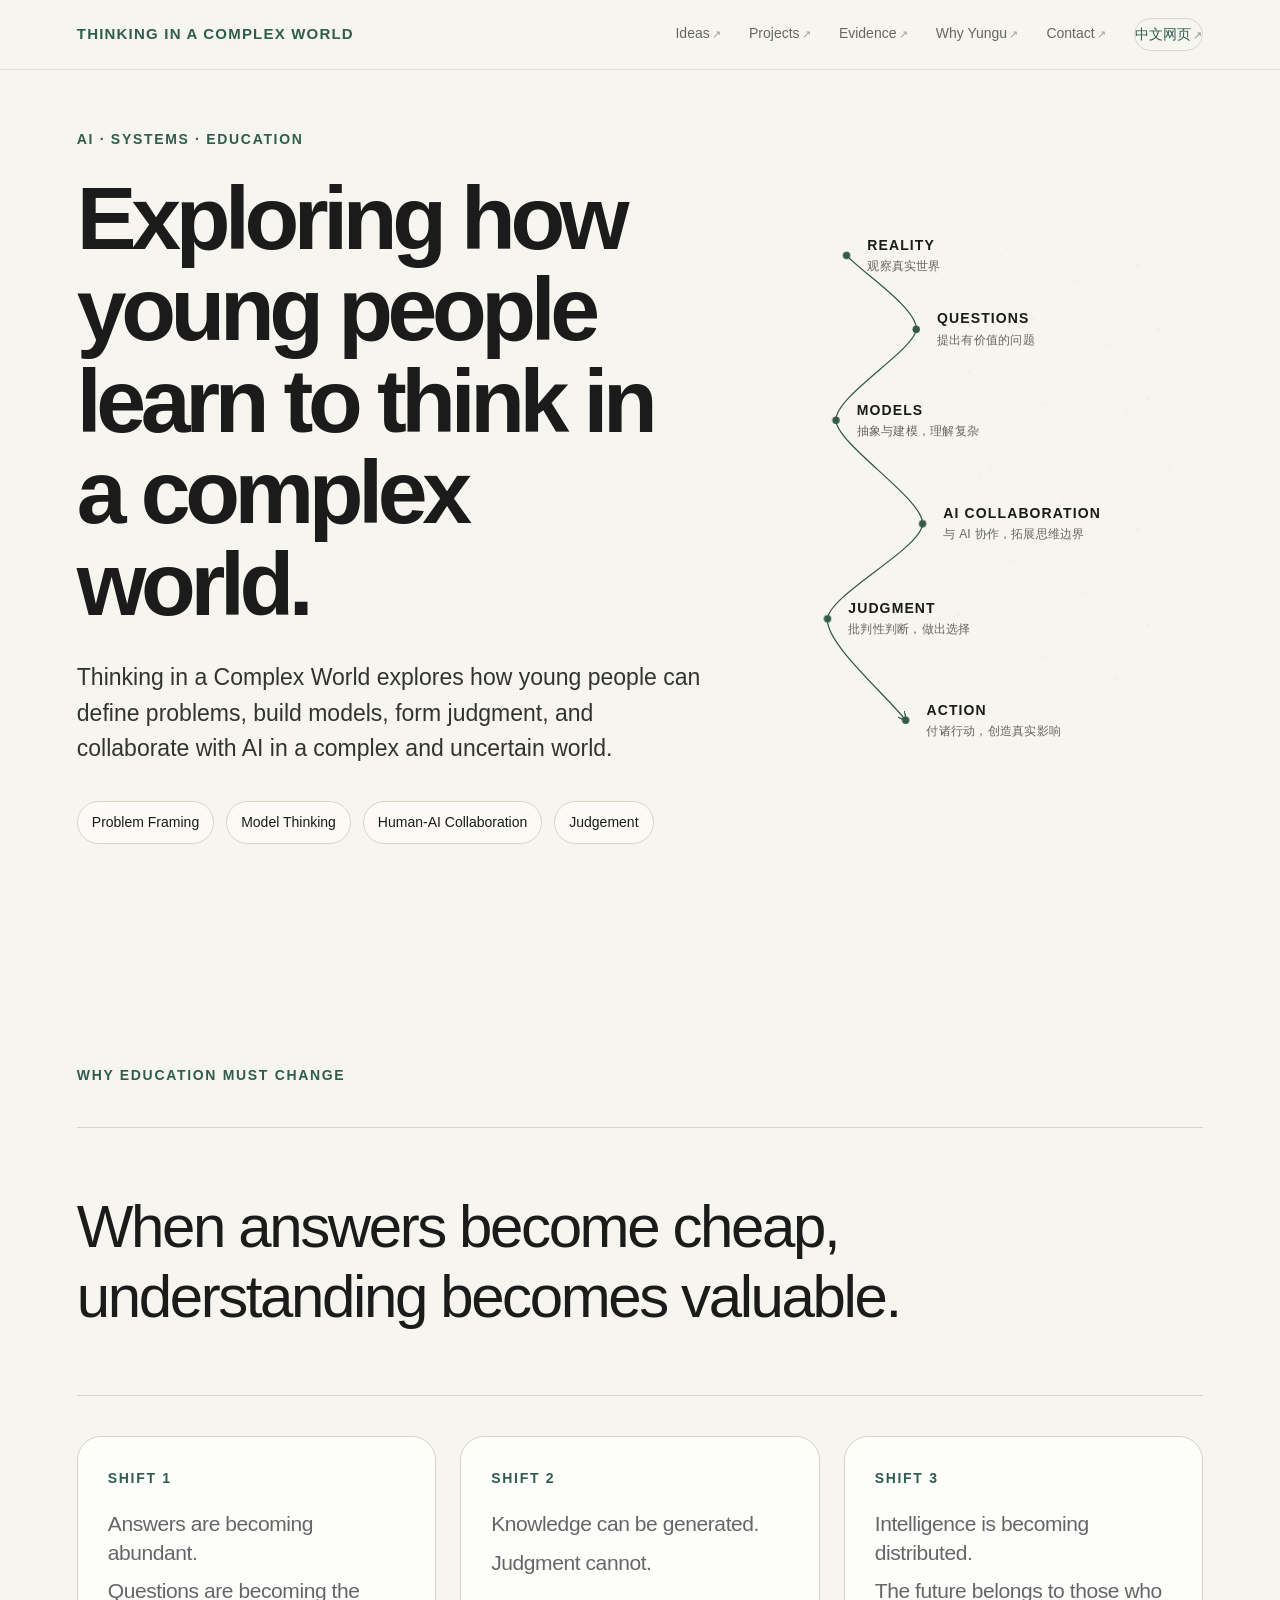
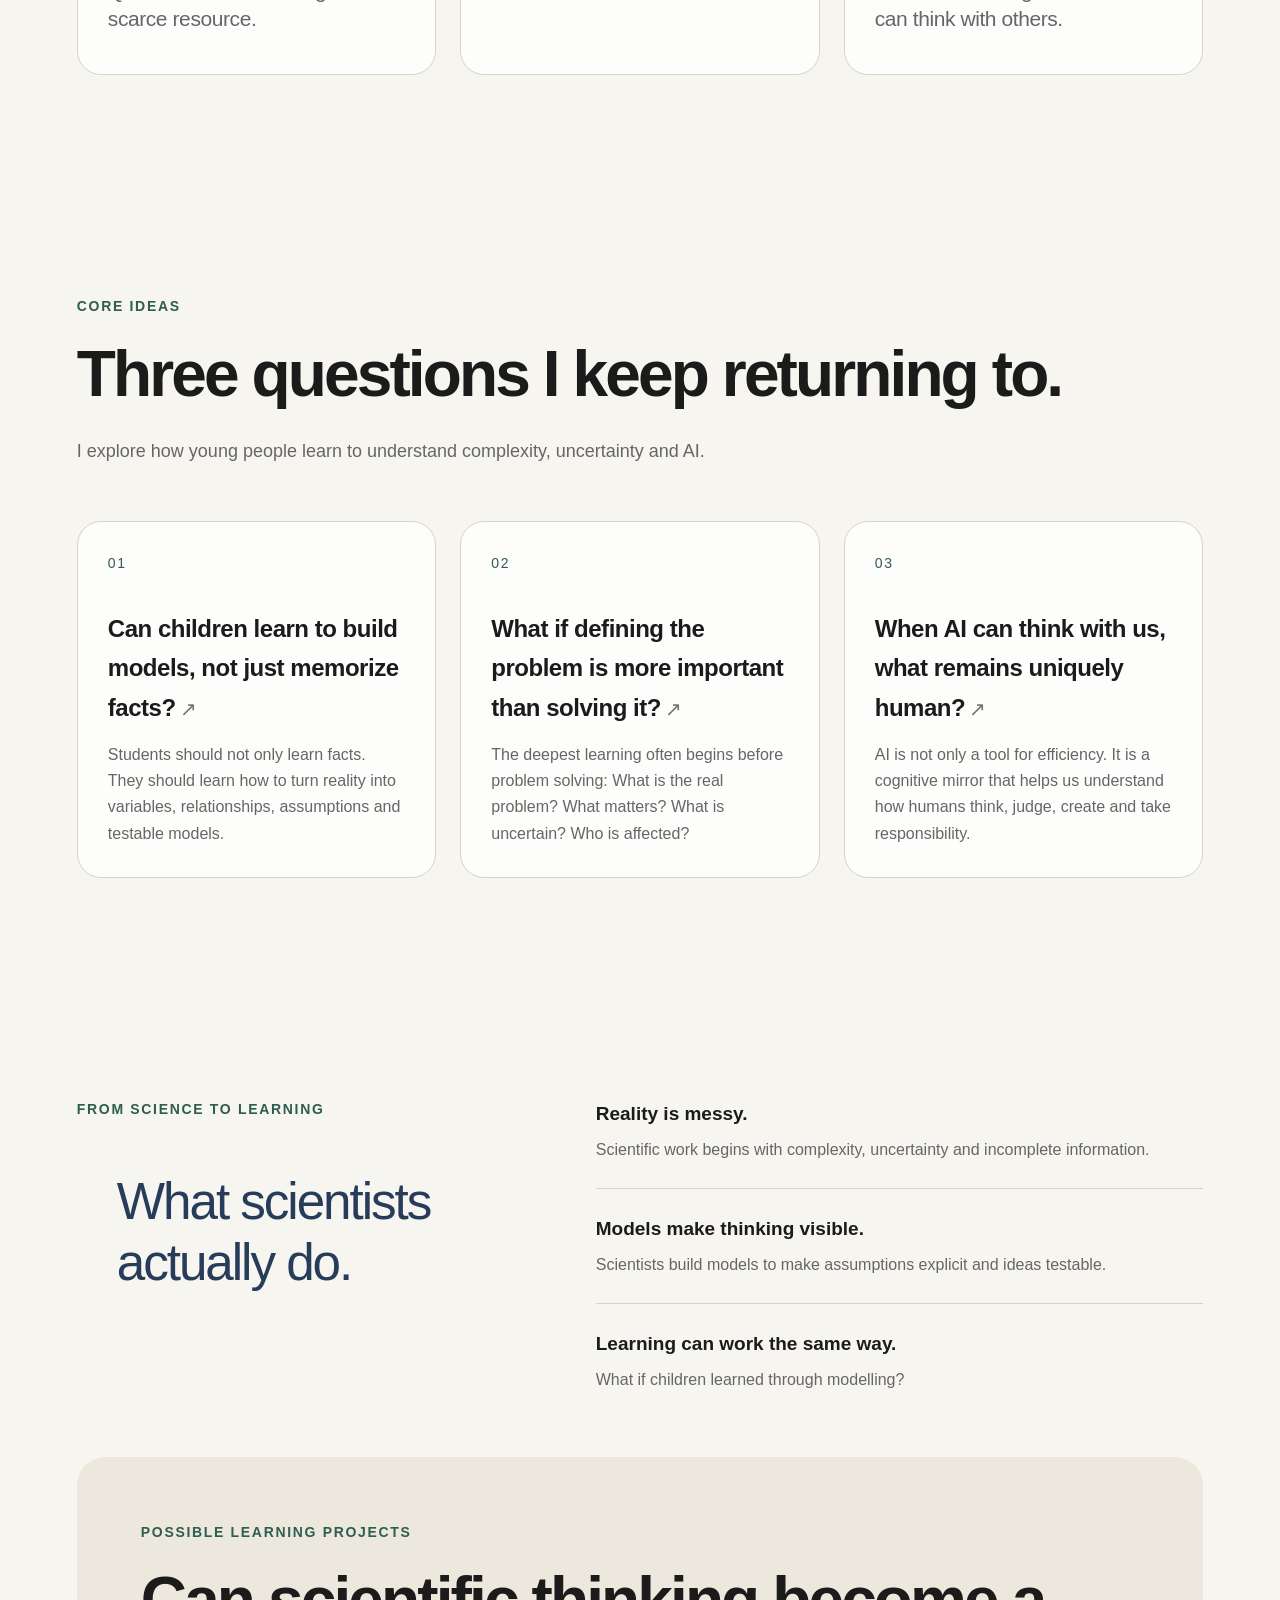
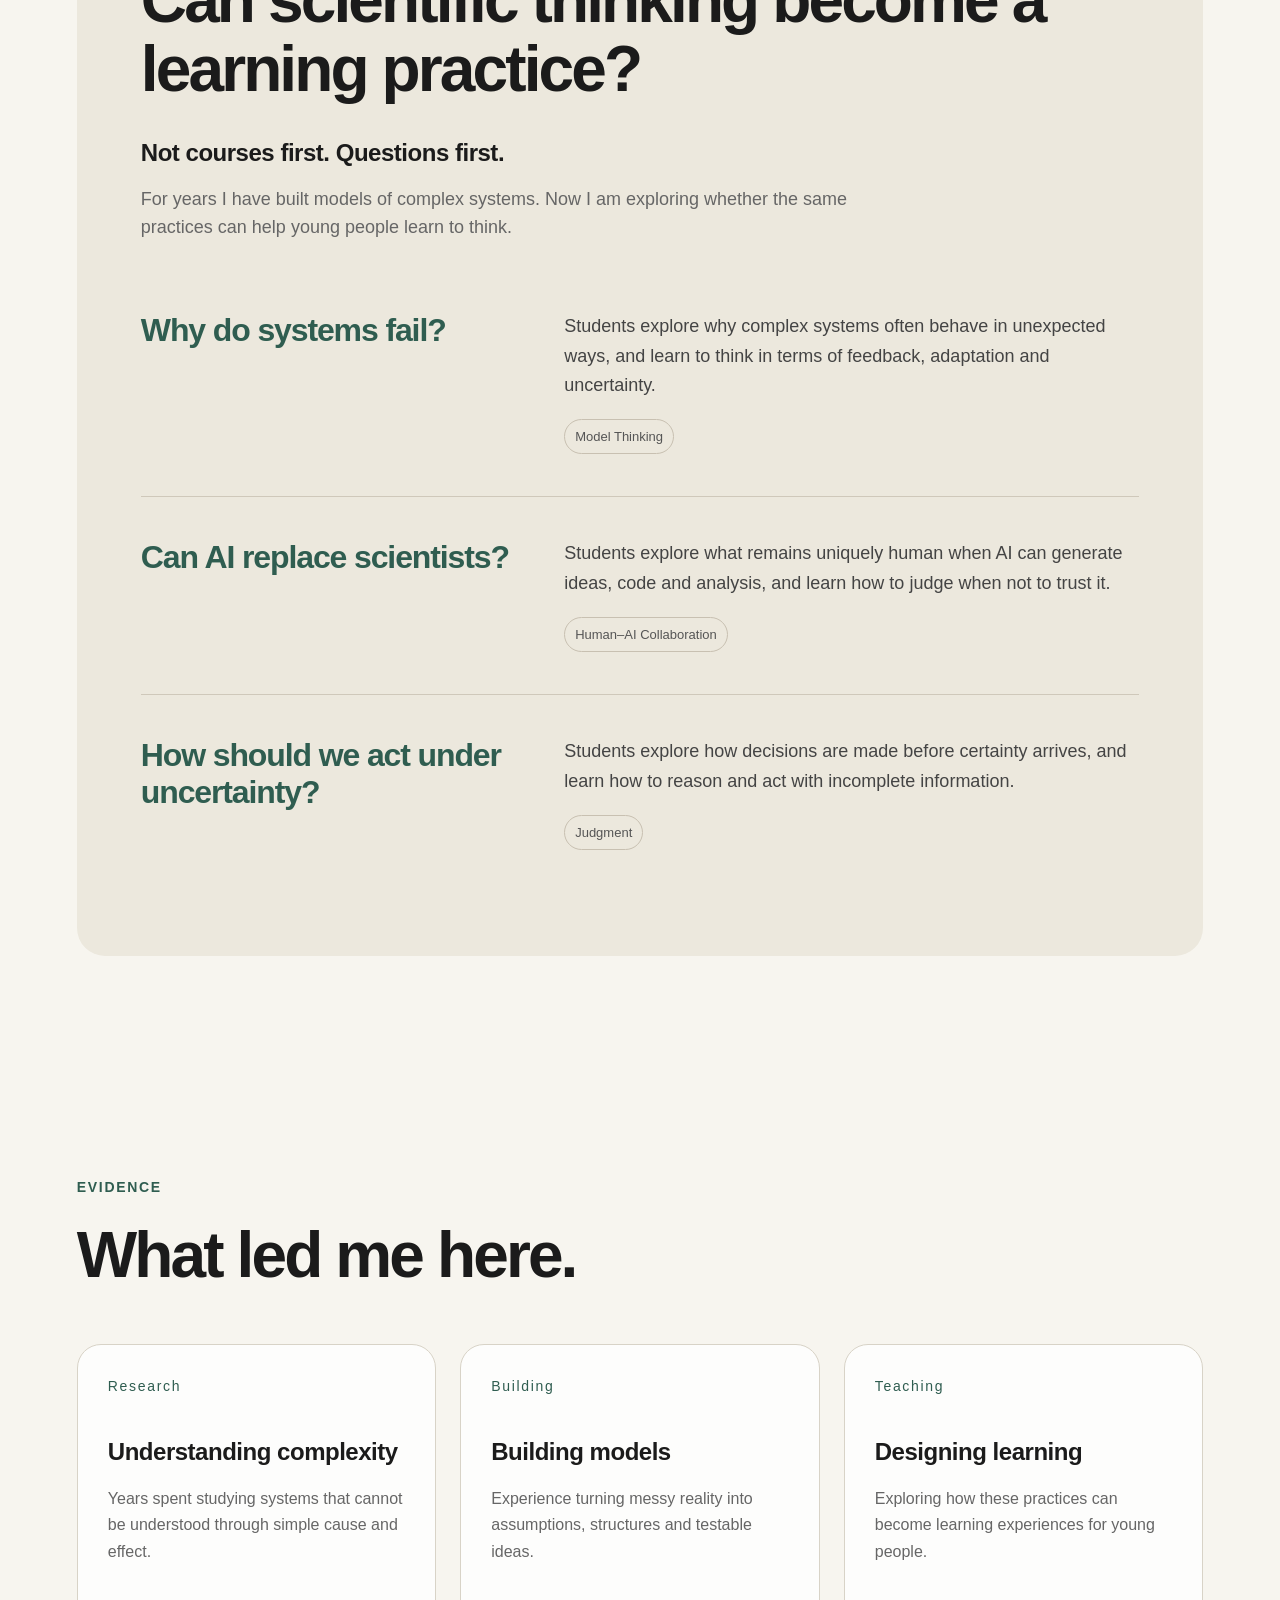
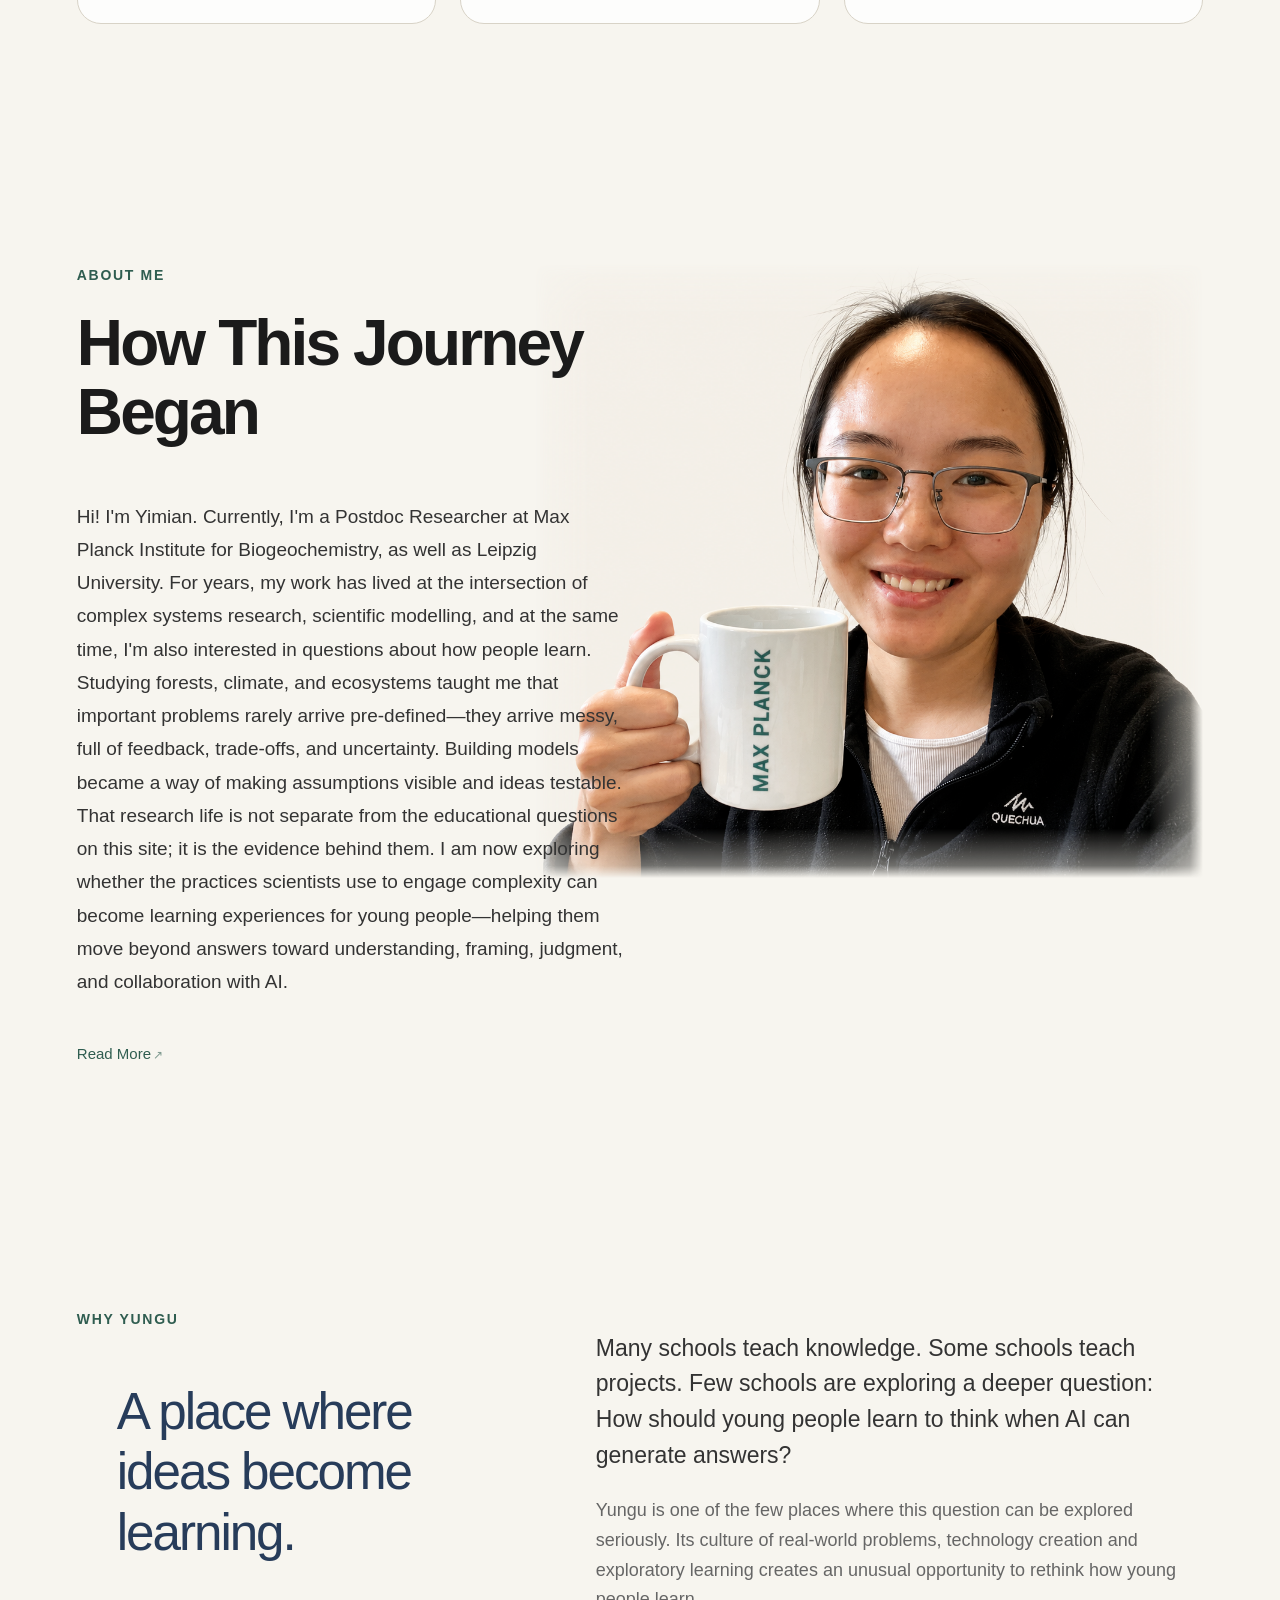
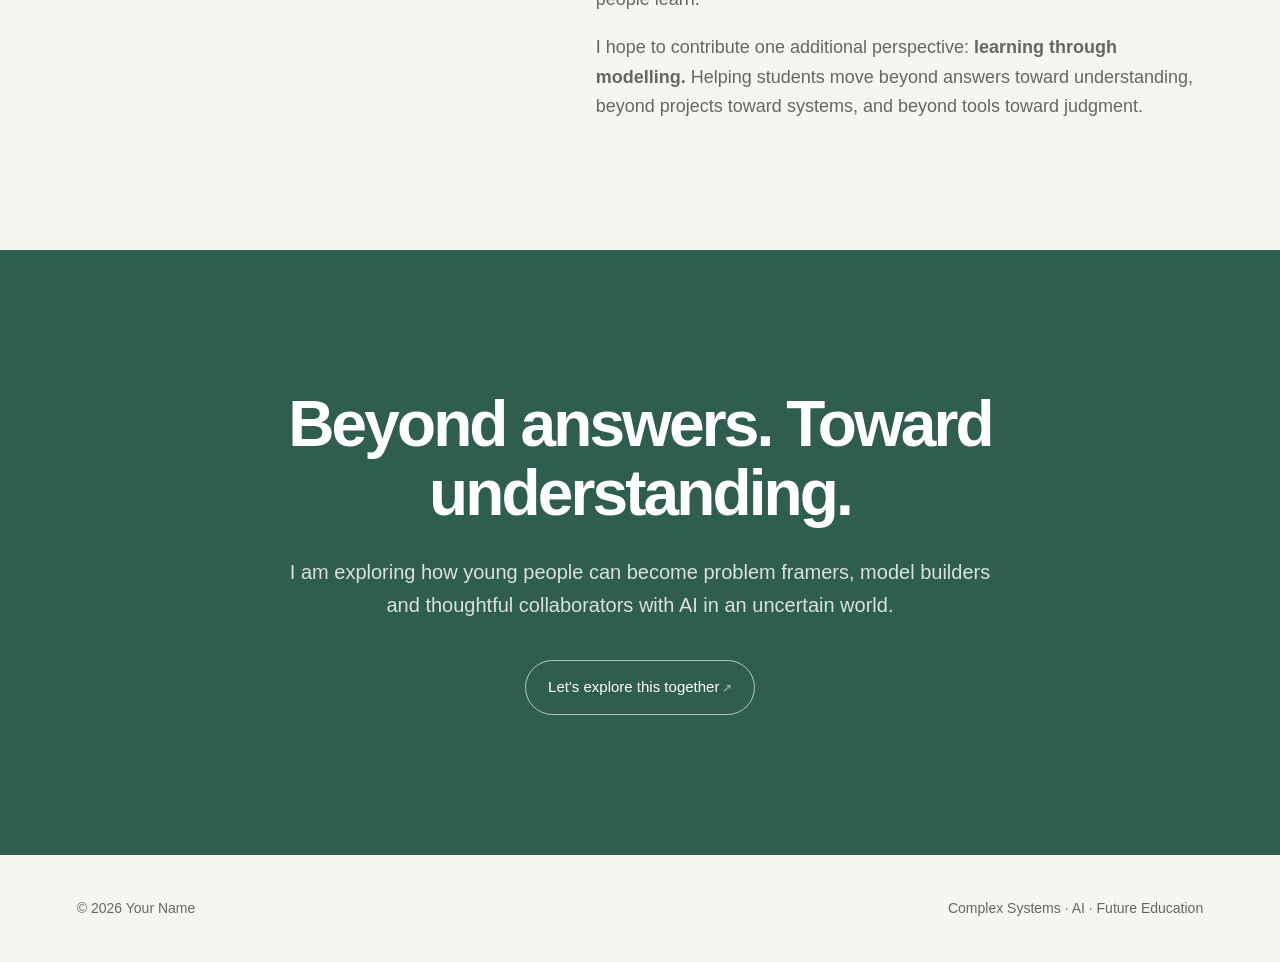
<file: index.html>
<!DOCTYPE html>
<html lang="en">
<head>
  <meta charset="UTF-8" />
  <meta name="viewport" content="width=device-width, initial-scale=1.0" />
  <meta name="description" content="How should young people learn to think when AI can generate answers?" />
  <title>Learning in a Complex World</title>
  <link rel="stylesheet" href="style.css" />
</head>

<body>

  <!--
    ═══════════════════════════════════════════════════════════════════════
    文案速查 — 修改内容时优先改这里标注的区块
    ───────────────────────────────────────────────────────────────────────
    站点名称    → .logo
    导航链接    → .site-nav .links（Ideas / Projects / Evidence / Why Yungu / Contact）
    首屏        → #hero
    教育变革    → #why-education-must-change
    核心理念    → #ideas（3 张 .card，链至子页）
    建模学习    → #learning-through-modelling
    能力背书    → #evidence（3 张 .card）
    旅程简介    → #about-journey（链至 about.html）
    云谷段落    → #yungu
    邀请结尾    → #invitation（邮箱链接）
    页脚        → .site-footer
    ═══════════════════════════════════════════════════════════════════════
  -->

  <!-- SECTION: Navigation -->
  <nav class="site-nav" aria-label="主导航">
    <a class="logo" href="index.html">Thinking in a Complex World</a>
    <div class="links">
      <a href="#ideas">Ideas</a>
      <a href="#learning-through-modelling">Projects</a>
      <a href="#evidence">Evidence</a>
      <a href="#yungu">Why Yungu</a>
      <a href="#invitation">Contact</a>
      <a class="lang-switch" href="index-zh.html" lang="zh-CN">中文网页</a>
    </div>
  </nav>

  <main>

    <!-- SECTION: Hero — 首屏标题、导语、标签、学习循环示意 -->
    <section id="hero" class="hero">
      <div class="hero__content">
        <div class="eyebrow">AI · Systems · Education</div>
        <h1>Exploring how young people learn to think in a complex world.</h1>
        <p class="lead">
          Thinking in a Complex World explores how young people can define problems, build models, form judgment, and collaborate with AI in a complex and uncertain world.
        </p>
        <div class="hero__tags">
          <span class="tag">Problem Framing</span>
          <span class="tag">Model Thinking</span>
          <span class="tag">Human-AI Collaboration</span>
          <span class="tag">Judgement</span>
        </div>
      </div>

      <aside class="hero__visual" aria-label="Learning trajectory">
        <svg
          class="hero__svg"
          viewBox="0 0 400 520"
          preserveAspectRatio="xMidYMid meet"
          role="img"
          aria-hidden="true"
        >
          <defs>
            <marker
              id="hero-arrow"
              markerWidth="7"
              markerHeight="7"
              refX="6"
              refY="3.5"
              orient="auto"
            >
              <path
                d="M0 0 L7 3.5 L0 7"
                fill="none"
                stroke="#35594A"
                stroke-width="1"
                stroke-linecap="round"
                stroke-linejoin="round"
              />
            </marker>
          </defs>

          <!-- Background complexity network -->
          <g class="hero__network" stroke="#8a8578" stroke-width="0.45" fill="#8a8578">
            <line x1="148" y1="58" x2="208" y2="42" />
            <line x1="208" y1="42" x2="278" y2="68" />
            <line x1="278" y1="68" x2="338" y2="52" />
            <line x1="208" y1="42" x2="238" y2="102" />
            <line x1="238" y1="102" x2="308" y2="128" />
            <line x1="308" y1="128" x2="358" y2="112" />
            <line x1="238" y1="102" x2="178" y2="152" />
            <line x1="178" y1="152" x2="248" y2="182" />
            <line x1="248" y1="182" x2="328" y2="192" />
            <line x1="328" y1="192" x2="368" y2="242" />
            <line x1="248" y1="182" x2="198" y2="242" />
            <line x1="198" y1="242" x2="268" y2="272" />
            <line x1="268" y1="272" x2="338" y2="302" />
            <line x1="268" y1="272" x2="218" y2="332" />
            <line x1="218" y1="332" x2="288" y2="362" />
            <line x1="288" y1="362" x2="348" y2="392" />
            <line x1="218" y1="332" x2="168" y2="382" />
            <line x1="168" y1="382" x2="248" y2="422" />
            <line x1="248" y1="422" x2="318" y2="442" />
            <line x1="178" y1="152" x2="128" y2="202" />
            <line x1="128" y1="202" x2="188" y2="252" />
            <line x1="308" y1="128" x2="348" y2="178" />
            <circle cx="148" cy="58" r="1.4" />
            <circle cx="208" cy="42" r="1.4" />
            <circle cx="278" cy="68" r="1.4" />
            <circle cx="338" cy="52" r="1.4" />
            <circle cx="238" cy="102" r="1.4" />
            <circle cx="308" cy="128" r="1.4" />
            <circle cx="358" cy="112" r="1.4" />
            <circle cx="178" cy="152" r="1.4" />
            <circle cx="248" cy="182" r="1.4" />
            <circle cx="328" cy="192" r="1.4" />
            <circle cx="368" cy="242" r="1.4" />
            <circle cx="198" cy="242" r="1.4" />
            <circle cx="268" cy="272" r="1.4" />
            <circle cx="338" cy="302" r="1.4" />
            <circle cx="218" cy="332" r="1.4" />
            <circle cx="288" cy="362" r="1.4" />
            <circle cx="348" cy="392" r="1.4" />
            <circle cx="168" cy="382" r="1.4" />
            <circle cx="248" cy="422" r="1.4" />
            <circle cx="318" cy="442" r="1.4" />
            <circle cx="128" cy="202" r="1.4" />
            <circle cx="188" cy="252" r="1.4" />
            <circle cx="348" cy="178" r="1.4" />
          </g>

          <!-- Exploration trajectory (smooth spline through nodes) -->
          <path
            class="hero__path"
            pathLength="1"
            d="M 62 42
               C 78.5 59.5, 129.3 92.5, 128 112
               C 126.8 131.5, 51.3 175, 52 198
               C 52.8 221, 135 272.5, 134 296
               C 133 319.5, 46 362.8, 44 386
               C 42 409.3, 99.5 458, 118 482"
            fill="none"
            stroke="#35594A"
            stroke-width="1.2"
            stroke-linecap="round"
            stroke-linejoin="round"
            marker-end="url(#hero-arrow)"
          />

          <!-- Nodes -->
          <circle class="hero__node" cx="62" cy="42" r="3.5" />
          <circle class="hero__node" cx="128" cy="112" r="3.5" />
          <circle class="hero__node" cx="52" cy="198" r="3.5" />
          <circle class="hero__node" cx="134" cy="296" r="3.5" />
          <circle class="hero__node" cx="44" cy="386" r="3.5" />
          <circle class="hero__node" cx="118" cy="482" r="3.5" />
        </svg>

        <ol class="hero__labels">
          <li class="hero__label" style="--x: 20.5%; --y: 8.1%;">
            <span class="hero__label-en">Reality</span>
            <span class="hero__label-zh">观察真实世界</span>
          </li>
          <li class="hero__label" style="--x: 37%; --y: 21.5%;">
            <span class="hero__label-en">Questions</span>
            <span class="hero__label-zh">提出有价值的问题</span>
          </li>
          <li class="hero__label" style="--x: 18%; --y: 38.1%;">
            <span class="hero__label-en">Models</span>
            <span class="hero__label-zh">抽象与建模，理解复杂</span>
          </li>
          <li class="hero__label" style="--x: 38.5%; --y: 56.9%;">
            <span class="hero__label-en">AI Collaboration</span>
            <span class="hero__label-zh">与 AI 协作，拓展思维边界</span>
          </li>
          <li class="hero__label" style="--x: 16%; --y: 74.2%;">
            <span class="hero__label-en">Judgment</span>
            <span class="hero__label-zh">批判性判断，做出选择</span>
          </li>
          <li class="hero__label" style="--x: 34.5%; --y: 92.7%;">
            <span class="hero__label-en">Action</span>
            <span class="hero__label-zh">付诸行动，创造真实影响</span>
          </li>
        </ol>
      </aside>
    </section>

    <!-- SECTION: Why Education Must Change -->
    <section id="why-education-must-change">
      <div class="eyebrow">Why Education Must Change</div>
      <div class="statement statement--inset">
        <p>When answers become cheap,<br />understanding becomes valuable.</p>
      </div>

      <div class="grid-3 shifts--cards">

        <article class="card shift-card">
          <div class="shift__label">Shift 1</div>
          <p class="shift__line">Answers are becoming abundant.</p>
          <p class="shift__line shift__line--accent">Questions are becoming the scarce resource.</p>
        </article>

        <article class="card shift-card">
          <div class="shift__label">Shift 2</div>
          <p class="shift__line">Knowledge can be generated.</p>
          <p class="shift__line shift__line--accent">Judgment cannot.</p>
        </article>

        <article class="card shift-card">
          <div class="shift__label">Shift 3</div>
          <p class="shift__line">Intelligence is becoming distributed.</p>
          <p class="shift__line shift__line--accent">The future belongs to those who can think with others.</p>
        </article>

      </div>


    </section>

    <!-- SECTION: Core Ideas — 三大核心能力（链至子页） -->
    <section id="ideas">
      <div class="eyebrow">Core Ideas</div>
      <h2>Three questions I keep returning to.</h2>
      <p class="sublead">
        I explore how young people learn to understand complexity, uncertainty and AI.
      </p>

      <div class="grid-3">

        <!-- CARD 01 → /model-thinking -->
        <a class="card card--link" href="model-thinking.html">
          <div class="num">01</div>
          <h3>Can children learn to build models, not just memorize facts?</h3>
          <p>
            Students should not only learn facts. They should learn how to turn
            reality into variables, relationships, assumptions and testable models.
          </p>
        </a>

        <!-- CARD 02 → /problem-framing -->
        <a class="card card--link" href="problem-framing.html">
          <div class="num">02</div>
          <h3>What if defining the problem is more important than solving it?</h3>
          <p>
            The deepest learning often begins before problem solving: What is the
            real problem? What matters? What is uncertain? Who is affected?
          </p>
        </a>

        <!-- CARD 03 → /human-ai-collaboration -->
        <a class="card card--link" href="human-ai-collaboration.html">
          <div class="num">03</div>
          <h3>When AI can think with us, what remains uniquely human?</h3>
          <p>
            AI is not only a tool for efficiency. It is a cognitive mirror that
            helps us understand how humans think, judge, create and take responsibility.
          </p>
        </a>

      </div>
    </section>

    <!-- SECTION: Learning Through Modelling — 科研到教育的桥梁 + 学习项目 -->
    <section id="learning-through-modelling">
      <div class="split">
        <div>
          <div class="eyebrow">From Science to Learning</div>
          <blockquote class="quote">
            What scientists actually do.
          </blockquote>
        </div>

        <div class="evidence-list">

          <!-- EVIDENCE ITEM -->
          <div class="evidence">
            <strong>Reality is messy.</strong>
            <span>
              Scientific work begins with complexity, uncertainty and incomplete information.
            </span>
          </div>

          <!-- EVIDENCE ITEM -->
          <div class="evidence">
            <strong>Models make thinking visible.</strong>
            <span>
              Scientists build models to make assumptions explicit and ideas testable.
            </span>
          </div>

          <!-- EVIDENCE ITEM -->
          <div class="evidence">
            <strong>Learning can work the same way.</strong>
            <span>
              What if children learned through modelling?
            </span>
          </div>

        </div>
      </div>

      <div class="projects projects--inset">
        <div class="eyebrow">Possible Learning Projects</div>
        <h2>Can scientific thinking become a learning practice?</h2>
        <h3>Not courses first. Questions first. </h3>
        <h4>For years I have built models of complex systems.
          Now I am exploring whether the same practices can help young people learn to think.</h4>

        <!-- PROJECT -->
        <article class="project-card">
          <h3 class="project-title">Why do systems fail?</h3>
          <div>
            <p>
              Students explore why complex systems often behave in unexpected ways, and learn to think in terms of feedback, adaptation and uncertainty.
            </p>
            <div class="mini-tags">
              <span>Model Thinking</span>
            </div>
          </div>
        </article>

        <!-- PROJECT -->
        <article class="project-card">
          <h3 class="project-title">Can AI replace scientists?</h3>
          <div>
            <p>
              Students explore what remains uniquely human when AI can generate ideas, code and analysis, and learn how to judge when not to trust it.
            </p>
            <div class="mini-tags">
              <span>Human–AI Collaboration</span>
            </div>
          </div>
        </article>

        <!-- PROJECT -->
        <article class="project-card">
          <h3 class="project-title">How should we act under uncertainty?</h3>
          <div>
            <p>
              Students explore how decisions are made before certainty arrives, and learn how to reason and act with incomplete information.
            </p>
            <div class="mini-tags">
              <span>Judgment</span>
            </div>
          </div>
        </article>

      </div>

    </section>

    <!-- SECTION: Evidence — 能力与背景背书 -->
    <section id="evidence">
      <div class="eyebrow">Evidence</div>
      <h2>What led me here.</h2>

      <div class="grid-3">

        <!-- CARD: Research -->
        <article class="card">
          <div class="num">Research</div>
          <h3>Understanding complexity</h3>
          <p>
            Years spent studying systems that cannot be understood through simple cause and effect.
          </p>
        </article>

        <!-- CARD: Building -->
        <article class="card">
          <div class="num">Building</div>
          <h3>Building models</h3>
          <p>
            Experience turning messy reality into assumptions, structures and testable ideas.
          </p>
        </article>

        <!-- CARD: Teaching -->
        <article class="card">
          <div class="num">Teaching</div>
          <h3>Designing learning</h3>
          <p>
            Exploring how these practices can become learning experiences for young people.
          </p>
        </article>

      </div>
    </section>

    <!-- SECTION: How This Journey Began — 旅程简介，详情见 about.html -->
    <section id="about-journey">
      <div class="journey-layout">
        <div class="journey-layout__text">
          <div class="eyebrow">About me</div>
          <h2>How This Journey Began</h2>
          <p class="journey-narrative">
            Hi! I'm Yimian. Currently, I'm a Postdoc Researcher at Max Planck Institute for Biogeochemistry, as well as Leipzig University. For years, my work has lived at the intersection of complex systems research,
            scientific modelling, and at the same time, I'm also interested in questions about how people learn. Studying forests,
            climate, and ecosystems taught me that important problems rarely arrive pre-defined—they
            arrive messy, full of feedback, trade-offs, and uncertainty. Building models became
            a way of making assumptions visible and ideas testable. That research life is not
            separate from the educational questions on this site; it is the evidence behind them.
            I am now exploring whether the practices scientists use to engage complexity can
            become learning experiences for young people—helping them move beyond answers toward
            understanding, framing, judgment, and collaboration with AI.
          </p>
          <a class="text-link" href="about.html">Read More</a>
        </div>
        <figure class="journey-layout__portrait">
          <img
            src="images/profile.png"
            alt="Portrait of the researcher behind Thinking in a Complex World"
            width="1113"
            height="1022"
            loading="lazy"
          />
        </figure>
      </div>
    </section>

    <!-- SECTION: Yungu — 为何选择云谷 -->
    <section id="yungu" class="split">
      <div>
        <div class="eyebrow">Why Yungu</div>
        <blockquote class="quote">
          A place where ideas become learning.
        </blockquote>
      </div>

      <div>
        <p class="lead">
          Many schools teach knowledge.
          Some schools teach projects.
          Few schools are exploring a deeper question:
          How should young people learn to think when AI can generate answers?
        </p>

        <p class="sublead">
          Yungu is one of the few places where this question can be explored seriously.
          Its culture of real-world problems, technology creation and exploratory learning
          creates an unusual opportunity to rethink how young people learn.
        </p>

        <p class="sublead">
          I hope to contribute one additional perspective:
          <strong>learning through modelling.</strong>
          Helping students move beyond answers toward understanding,
          beyond projects toward systems,
          and beyond tools toward judgment.
        </p>
      </div>
    </section>

    <!-- SECTION: Invitation — 开放式邀请 -->
    <section id="invitation" class="cta">
      <h2>Beyond answers. Toward understanding.</h2>
      <p>
        I am exploring how young people can become problem framers, model builders
        and thoughtful collaborators with AI in an uncertain world.
      </p>
      <a class="button" href="mailto:yimianma@gmail.com">Let's explore this together</a>
    </section>

  </main>

  <!-- SECTION: Footer -->
  <footer class="site-footer">
    <div>© 2026 Your Name</div>
    <div>Complex Systems · AI · Future Education</div>
  </footer>

</body>
</html>
</file>
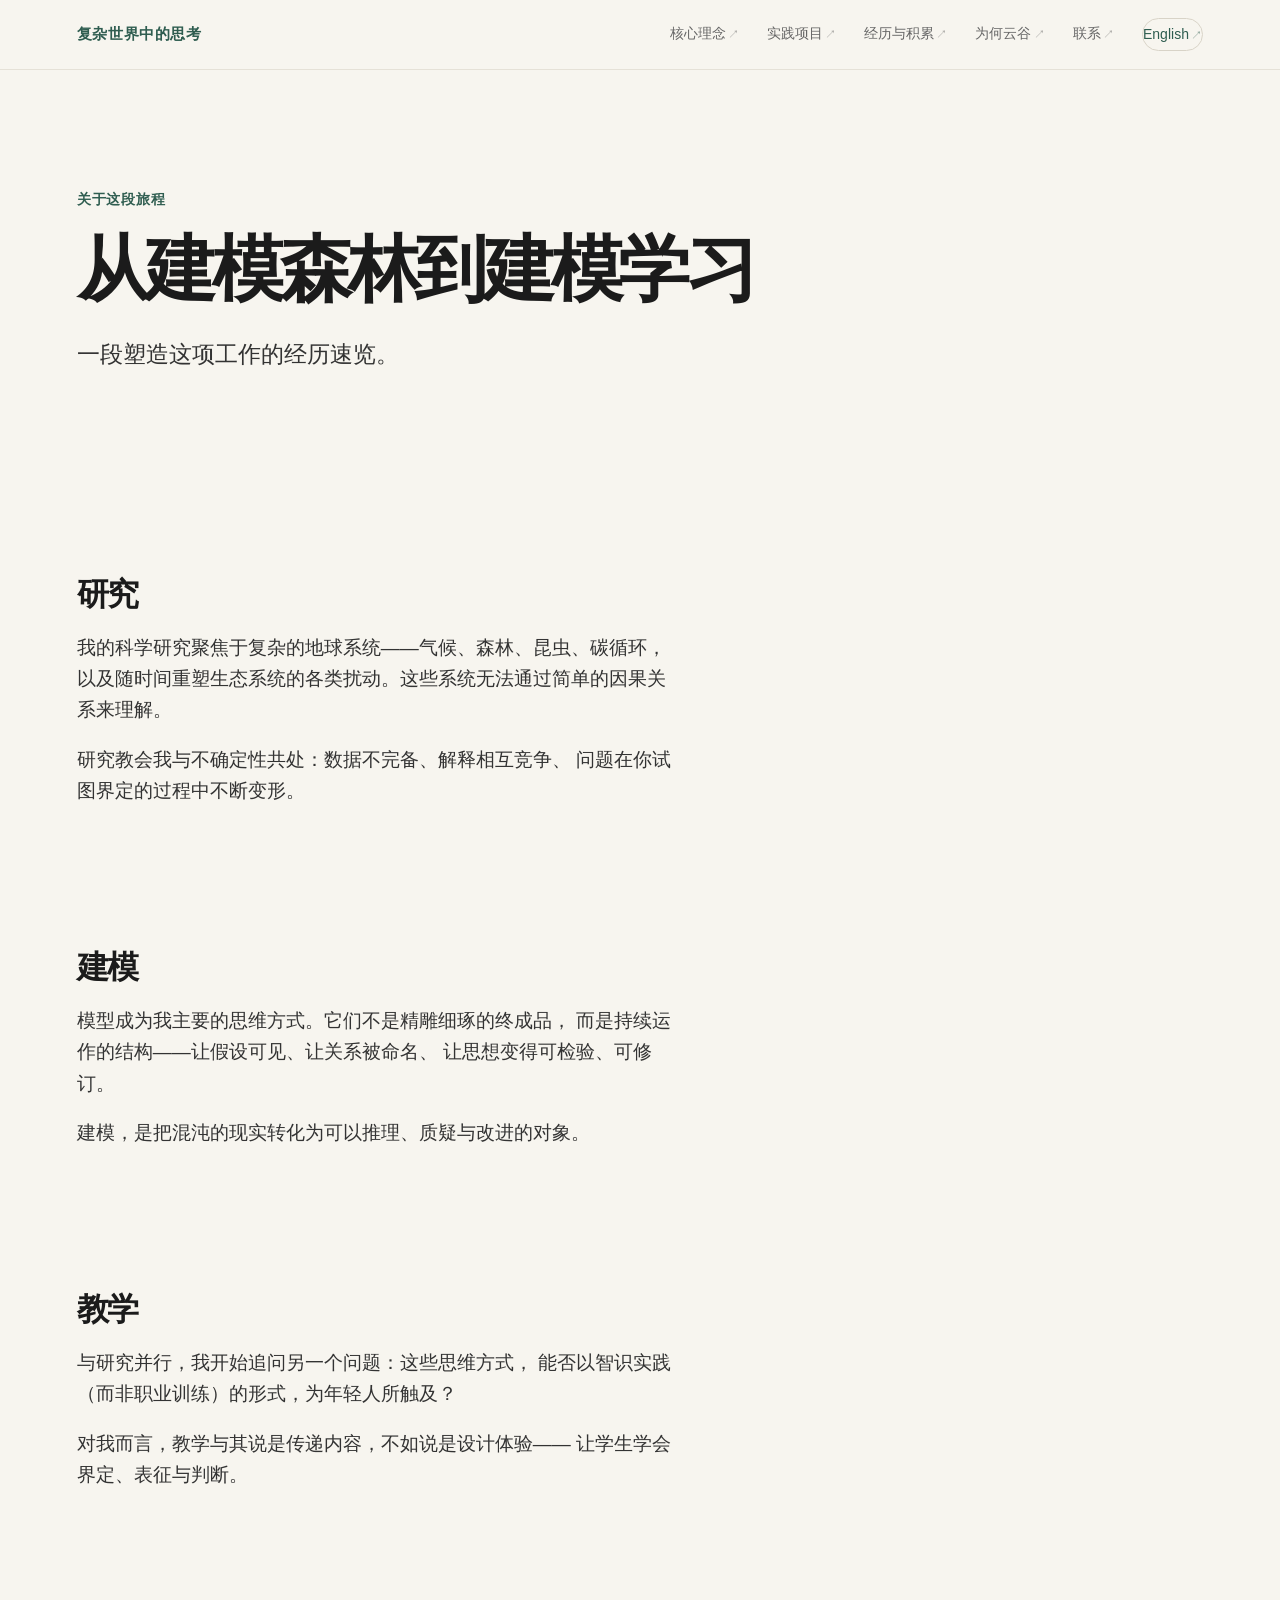
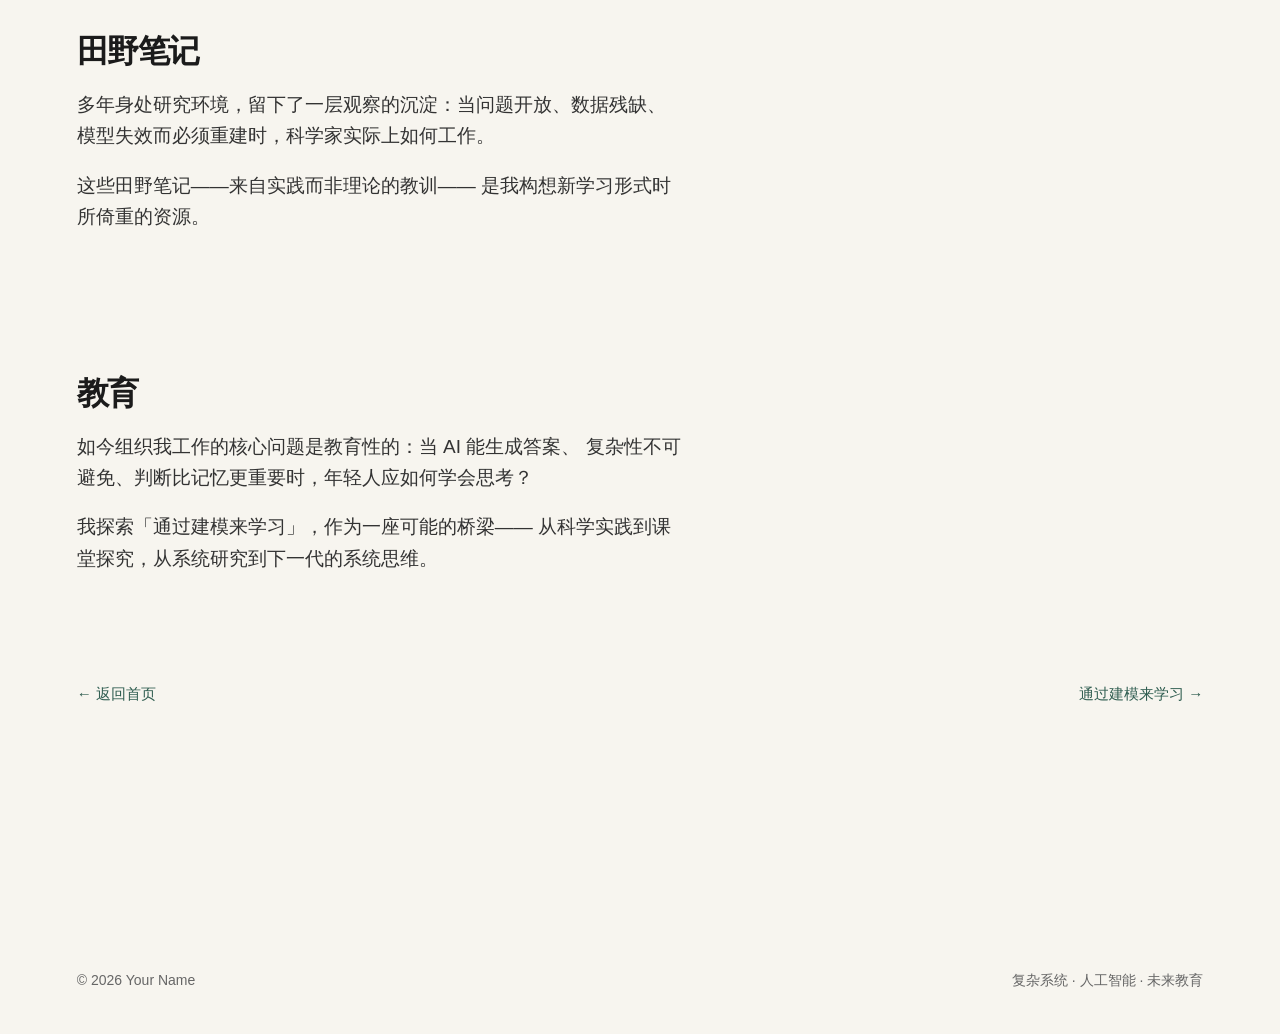
<file: about-zh.html>
<!DOCTYPE html>
<html lang="zh-CN">
<head>
  <meta charset="UTF-8" />
  <meta name="viewport" content="width=device-width, initial-scale=1.0" />
  <meta name="description" content="一段塑造这项工作的经历速览。" />
  <title>从建模森林到建模学习 — 复杂世界中的思考</title>
  <link rel="stylesheet" href="style.css" />
</head>

<body class="page-zh">

  <nav class="site-nav" aria-label="主导航">
    <a class="logo" href="index-zh.html">复杂世界中的思考</a>
    <div class="links">
      <a href="index-zh.html#ideas">核心理念</a>
      <a href="index-zh.html#learning-through-modelling">实践项目</a>
      <a href="index-zh.html#evidence">经历与积累</a>
      <a href="index-zh.html#yungu">为何云谷</a>
      <a href="index-zh.html#invitation">联系</a>
      <a class="lang-switch" href="about.html" lang="en">English</a>
    </div>
  </nav>

  <main>
    <article class="page">

      <header class="page-hero">
        <div class="eyebrow">关于这段旅程</div>
        <h1>从建模森林到建模学习</h1>
        <p class="lead">
          一段塑造这项工作的经历速览。
        </p>
      </header>

      <section class="prose-block" id="research">
        <h2>研究</h2>
        <p>
          我的科学研究聚焦于复杂的地球系统——气候、森林、昆虫、碳循环，
          以及随时间重塑生态系统的各类扰动。这些系统无法通过简单的因果关系来理解。
        </p>
        <p>
          研究教会我与不确定性共处：数据不完备、解释相互竞争、
          问题在你试图界定的过程中不断变形。
        </p>
      </section>

      <section class="prose-block" id="modelling">
        <h2>建模</h2>
        <p>
          模型成为我主要的思维方式。它们不是精雕细琢的终成品，
          而是持续运作的结构——让假设可见、让关系被命名、
          让思想变得可检验、可修订。
        </p>
        <p>
          建模，是把混沌的现实转化为可以推理、质疑与改进的对象。
        </p>
      </section>

      <section class="prose-block" id="teaching">
        <h2>教学</h2>
        <p>
          与研究并行，我开始追问另一个问题：这些思维方式，
          能否以智识实践（而非职业训练）的形式，为年轻人所触及？
        </p>
        <p>
          对我而言，教学与其说是传递内容，不如说是设计体验——
          让学生学会界定、表征与判断。
        </p>
      </section>

      <section class="prose-block" id="field-notes">
        <h2>田野笔记</h2>
        <p>
          多年身处研究环境，留下了一层观察的沉淀：当问题开放、数据残缺、
          模型失效而必须重建时，科学家实际上如何工作。
        </p>
        <p>
          这些田野笔记——来自实践而非理论的教训——
          是我构想新学习形式时所倚重的资源。
        </p>
      </section>

      <section class="prose-block" id="education">
        <h2>教育</h2>
        <p>
          如今组织我工作的核心问题是教育性的：当 AI 能生成答案、
          复杂性不可避免、判断比记忆更重要时，年轻人应如何学会思考？
        </p>
        <p>
          我探索「通过建模来学习」，作为一座可能的桥梁——
          从科学实践到课堂探究，从系统研究到下一代的系统思维。
        </p>
      </section>

      <nav class="page-nav" aria-label="相关页面">
        <a class="text-link" href="index-zh.html">← 返回首页</a>
        <a class="text-link" href="learning-through-modelling-zh.html">通过建模来学习 →</a>
      </nav>

    </article>
  </main>

  <footer class="site-footer">
    <div>© 2026 Your Name</div>
    <div>复杂系统 · 人工智能 · 未来教育</div>
  </footer>

</body>
</html>
</file>
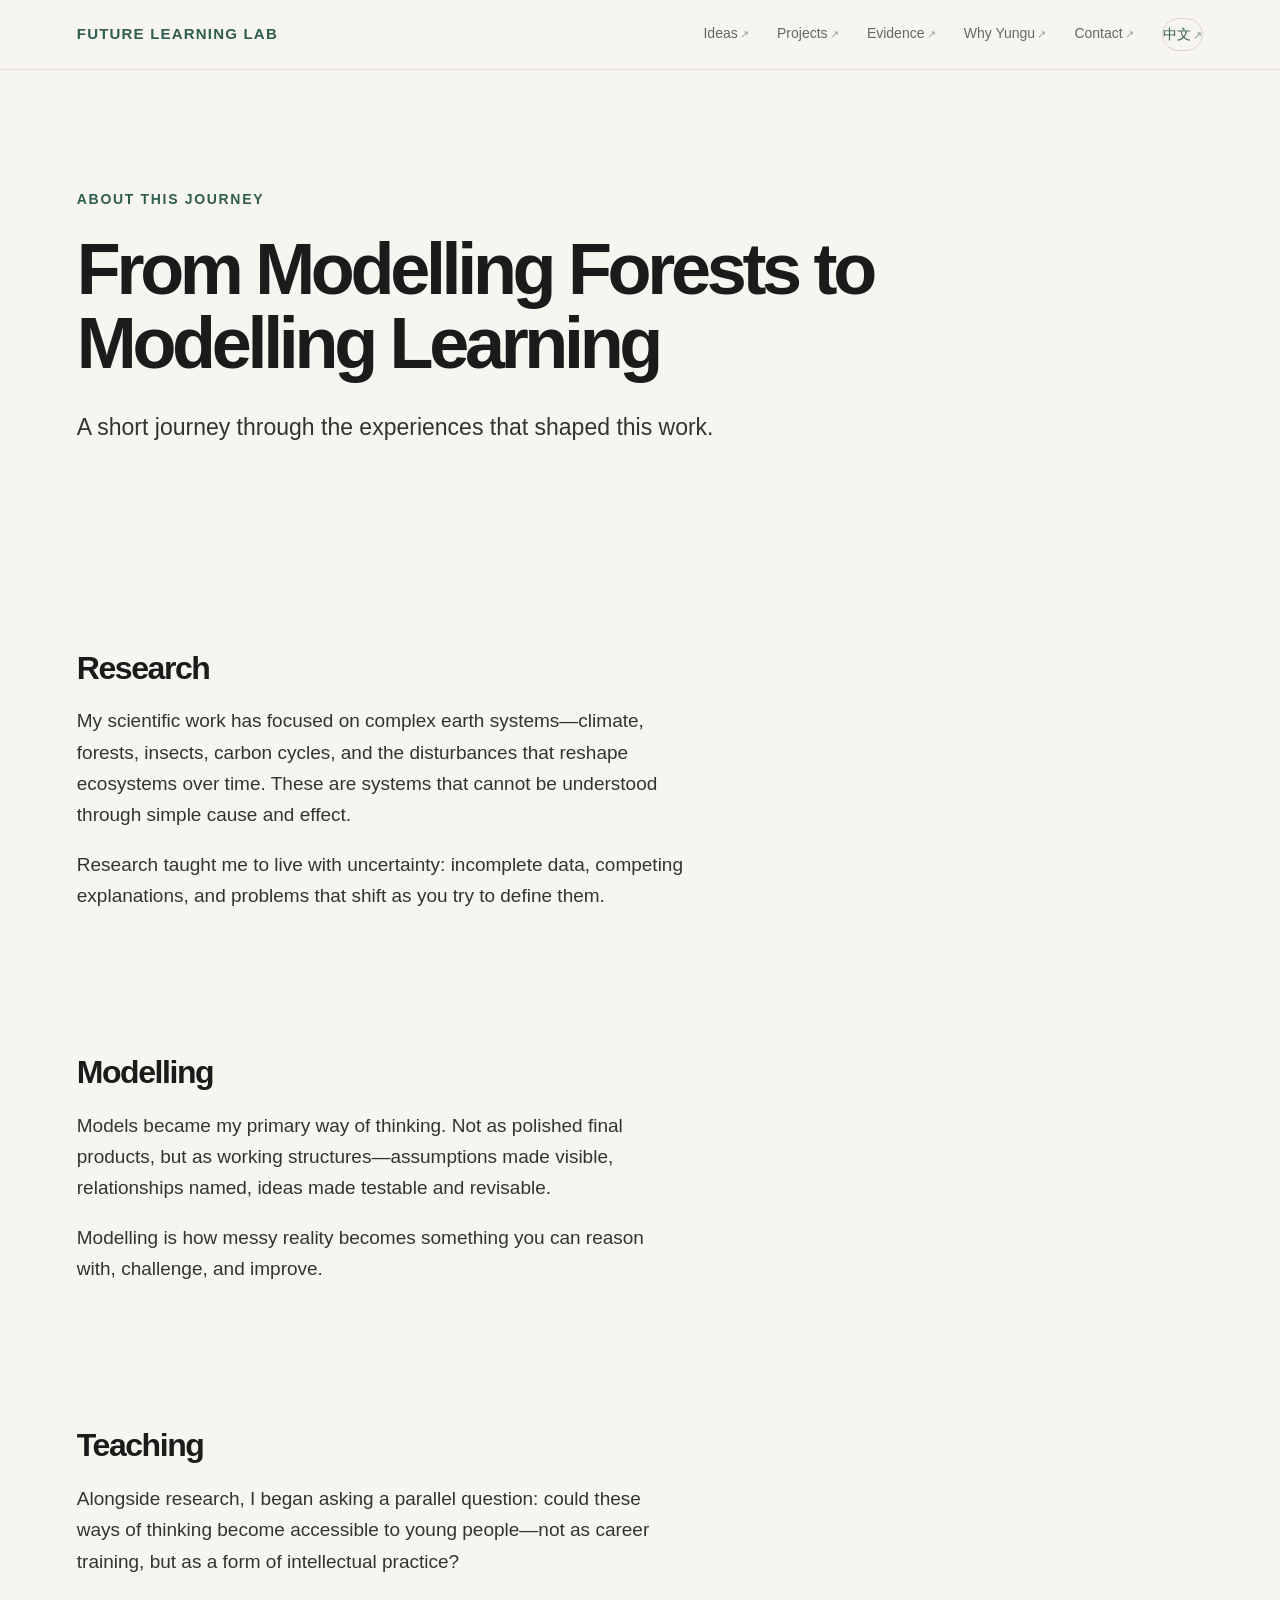
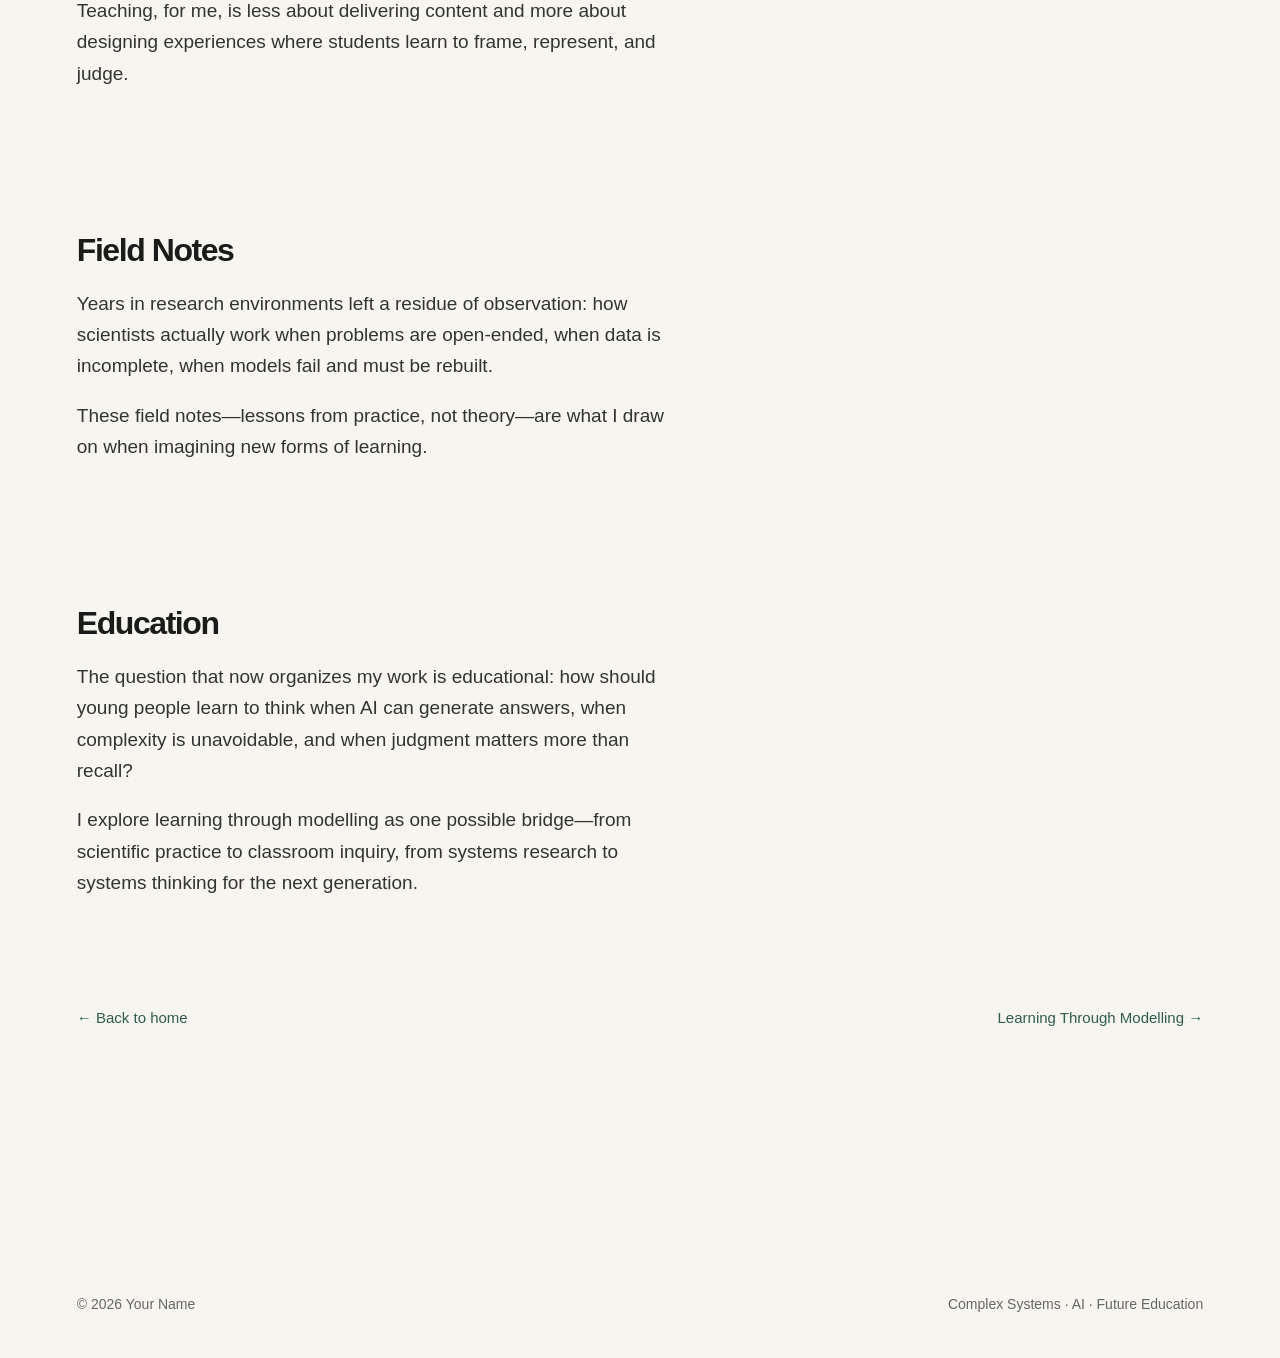
<file: about.html>
<!DOCTYPE html>
<html lang="en">
<head>
  <meta charset="UTF-8" />
  <meta name="viewport" content="width=device-width, initial-scale=1.0" />
  <meta name="description" content="A short journey through the experiences that shaped this work." />
  <title>From Modelling Forests to Modelling Learning — Future Learning Lab</title>
  <link rel="stylesheet" href="style.css" />
</head>

<body>

  <nav class="site-nav" aria-label="主导航">
    <a class="logo" href="index.html">Future Learning Lab</a>
    <div class="links">
      <a href="index.html#ideas">Ideas</a>
      <a href="index.html#learning-through-modelling">Projects</a>
      <a href="index.html#evidence">Evidence</a>
      <a href="index.html#yungu">Why Yungu</a>
      <a href="index.html#invitation">Contact</a>
      <a class="lang-switch" href="about-zh.html" lang="zh-CN">中文</a>
    </div>
  </nav>

  <main>
    <article class="page">

      <header class="page-hero">
        <div class="eyebrow">About This Journey</div>
        <h1>From Modelling Forests to Modelling Learning</h1>
        <p class="lead">
          A short journey through the experiences that shaped this work.
        </p>
      </header>

      <section class="prose-block" id="research">
        <h2>Research</h2>
        <p>
          My scientific work has focused on complex earth systems—climate, forests,
          insects, carbon cycles, and the disturbances that reshape ecosystems over time.
          These are systems that cannot be understood through simple cause and effect.
        </p>
        <p>
          Research taught me to live with uncertainty: incomplete data, competing explanations,
          and problems that shift as you try to define them.
        </p>
        <!-- TODO: Add specific research themes or environments without turning this into a CV -->
      </section>

      <section class="prose-block" id="modelling">
        <h2>Modelling</h2>
        <p>
          Models became my primary way of thinking. Not as polished final products,
          but as working structures—assumptions made visible, relationships named,
          ideas made testable and revisable.
        </p>
        <p>
          Modelling is how messy reality becomes something you can reason with,
          challenge, and improve.
        </p>
        <!-- TODO: Add a brief note on model development practice (code, data, revision) -->
      </section>

      <section class="prose-block" id="teaching">
        <h2>Teaching</h2>
        <p>
          Alongside research, I began asking a parallel question: could these ways of
          thinking become accessible to young people—not as career training,
          but as a form of intellectual practice?
        </p>
        <p>
          Teaching, for me, is less about delivering content and more about designing
          experiences where students learn to frame, represent, and judge.
        </p>
        <!-- TODO: Add examples of learning design approaches -->
      </section>

      <section class="prose-block" id="field-notes">
        <h2>Field Notes</h2>
        <p>
          Years in research environments left a residue of observation: how scientists
          actually work when problems are open-ended, when data is incomplete,
          when models fail and must be rebuilt.
        </p>
        <p>
          These field notes—lessons from practice, not theory—are what I draw on
          when imagining new forms of learning.
        </p>
        <!-- TODO: Add 2–3 short observational vignettes from research practice -->
      </section>

      <section class="prose-block" id="education">
        <h2>Education</h2>
        <p>
          The question that now organizes my work is educational: how should young people
          learn to think when AI can generate answers, when complexity is unavoidable,
          and when judgment matters more than recall?
        </p>
        <p>
          I explore learning through modelling as one possible bridge—from scientific
          practice to classroom inquiry, from systems research to systems thinking
          for the next generation.
        </p>
        <!-- TODO: Connect forward to core ideas and project examples on the homepage -->
      </section>

      <nav class="page-nav" aria-label="Related pages">
        <a class="text-link" href="index.html">← Back to home</a>
        <a class="text-link" href="learning-through-modelling.html">Learning Through Modelling →</a>
      </nav>

    </article>
  </main>

  <footer class="site-footer">
    <div>© 2026 Your Name</div>
    <div>Complex Systems · AI · Future Education</div>
  </footer>

</body>
</html>
</file>
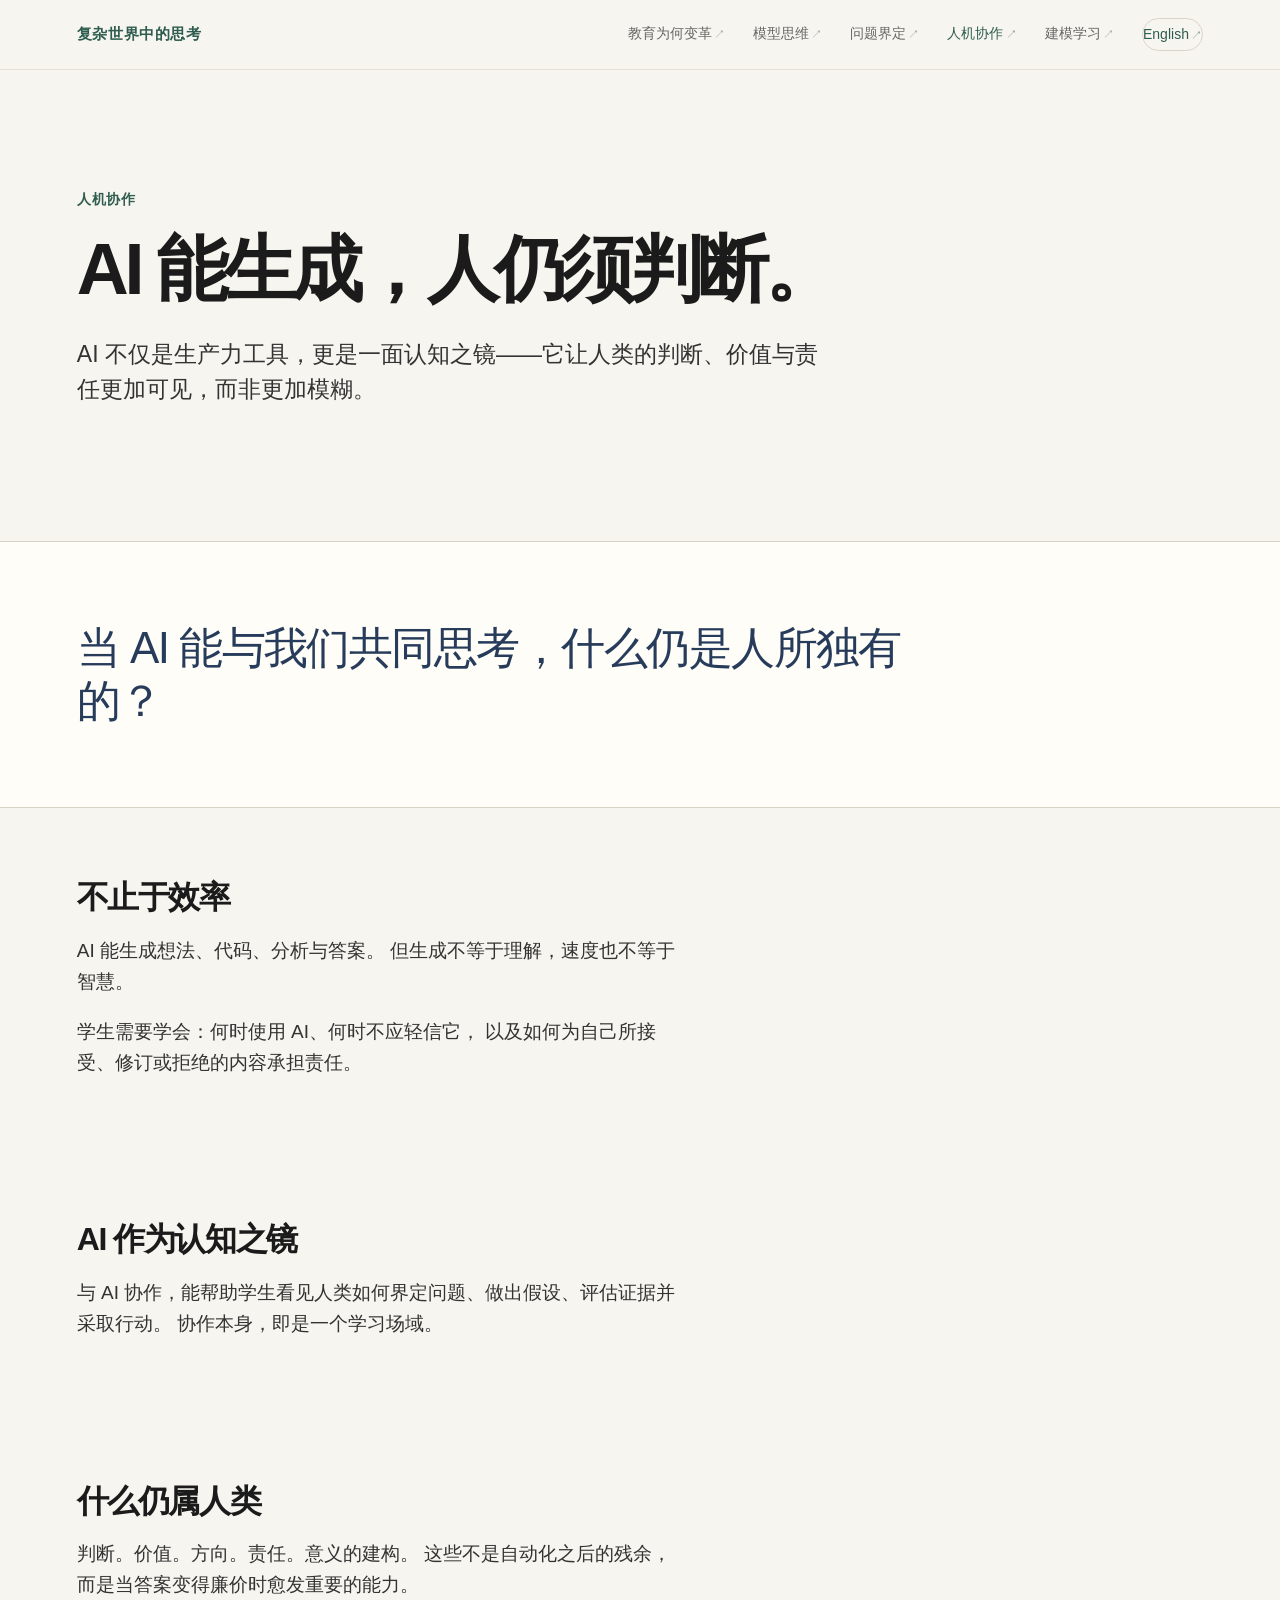
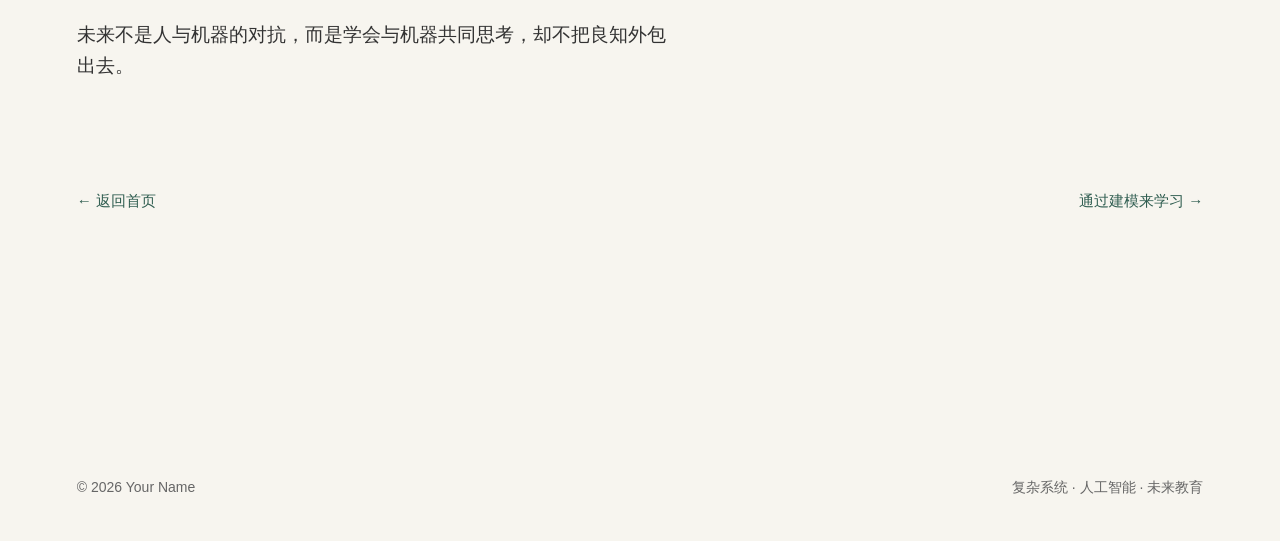
<file: human-ai-collaboration-zh.html>
<!DOCTYPE html>
<html lang="zh-CN">
<head>
  <meta charset="UTF-8" />
  <meta name="viewport" content="width=device-width, initial-scale=1.0" />
  <meta name="description" content="当 AI 能与我们共同思考，什么仍是人所独有的？" />
  <title>人机协作 — 复杂世界中的思考</title>
  <link rel="stylesheet" href="style.css" />
</head>

<body class="page-zh">

  <nav class="site-nav" aria-label="主导航">
    <a class="logo" href="index-zh.html">复杂世界中的思考</a>
    <div class="links">
      <a href="why-education-must-change-zh.html">教育为何变革</a>
      <a href="model-thinking-zh.html">模型思维</a>
      <a href="problem-framing-zh.html">问题界定</a>
      <a href="human-ai-collaboration-zh.html" aria-current="page">人机协作</a>
      <a href="learning-through-modelling-zh.html">建模学习</a>
      <a class="lang-switch" href="human-ai-collaboration.html" lang="en">English</a>
    </div>
  </nav>

  <main>
    <article class="page">

      <header class="page-hero">
        <div class="eyebrow">人机协作</div>
        <h1>AI 能生成，人仍须判断。</h1>
        <p class="lead">
          AI 不仅是生产力工具，更是一面认知之镜——它让人类的判断、价值与责任更加可见，而非更加模糊。
        </p>
      </header>

      <div class="central-question">
        <p>当 AI 能与我们共同思考，什么仍是人所独有的？</p>
      </div>

      <section class="prose-block">
        <h2>不止于效率</h2>
        <p>
          AI 能生成想法、代码、分析与答案。
          但生成不等于理解，速度也不等于智慧。
        </p>
        <p>
          学生需要学会：何时使用 AI、何时不应轻信它，
          以及如何为自己所接受、修订或拒绝的内容承担责任。
        </p>
      </section>

      <section class="prose-block">
        <h2>AI 作为认知之镜</h2>
        <p>
          与 AI 协作，能帮助学生看见人类如何界定问题、做出假设、评估证据并采取行动。
          协作本身，即是一个学习场域。
        </p>
      </section>

      <section class="prose-block">
        <h2>什么仍属人类</h2>
        <p>
          判断。价值。方向。责任。意义的建构。
          这些不是自动化之后的残余，而是当答案变得廉价时愈发重要的能力。
        </p>
        <p>
          未来不是人与机器的对抗，而是学会与机器共同思考，却不把良知外包出去。
        </p>
      </section>

      <nav class="page-nav" aria-label="相关页面">
        <a class="text-link" href="index-zh.html">← 返回首页</a>
        <a class="text-link" href="learning-through-modelling-zh.html">通过建模来学习 →</a>
      </nav>

    </article>
  </main>

  <footer class="site-footer">
    <div>© 2026 Your Name</div>
    <div>复杂系统 · 人工智能 · 未来教育</div>
  </footer>

</body>
</html>
</file>
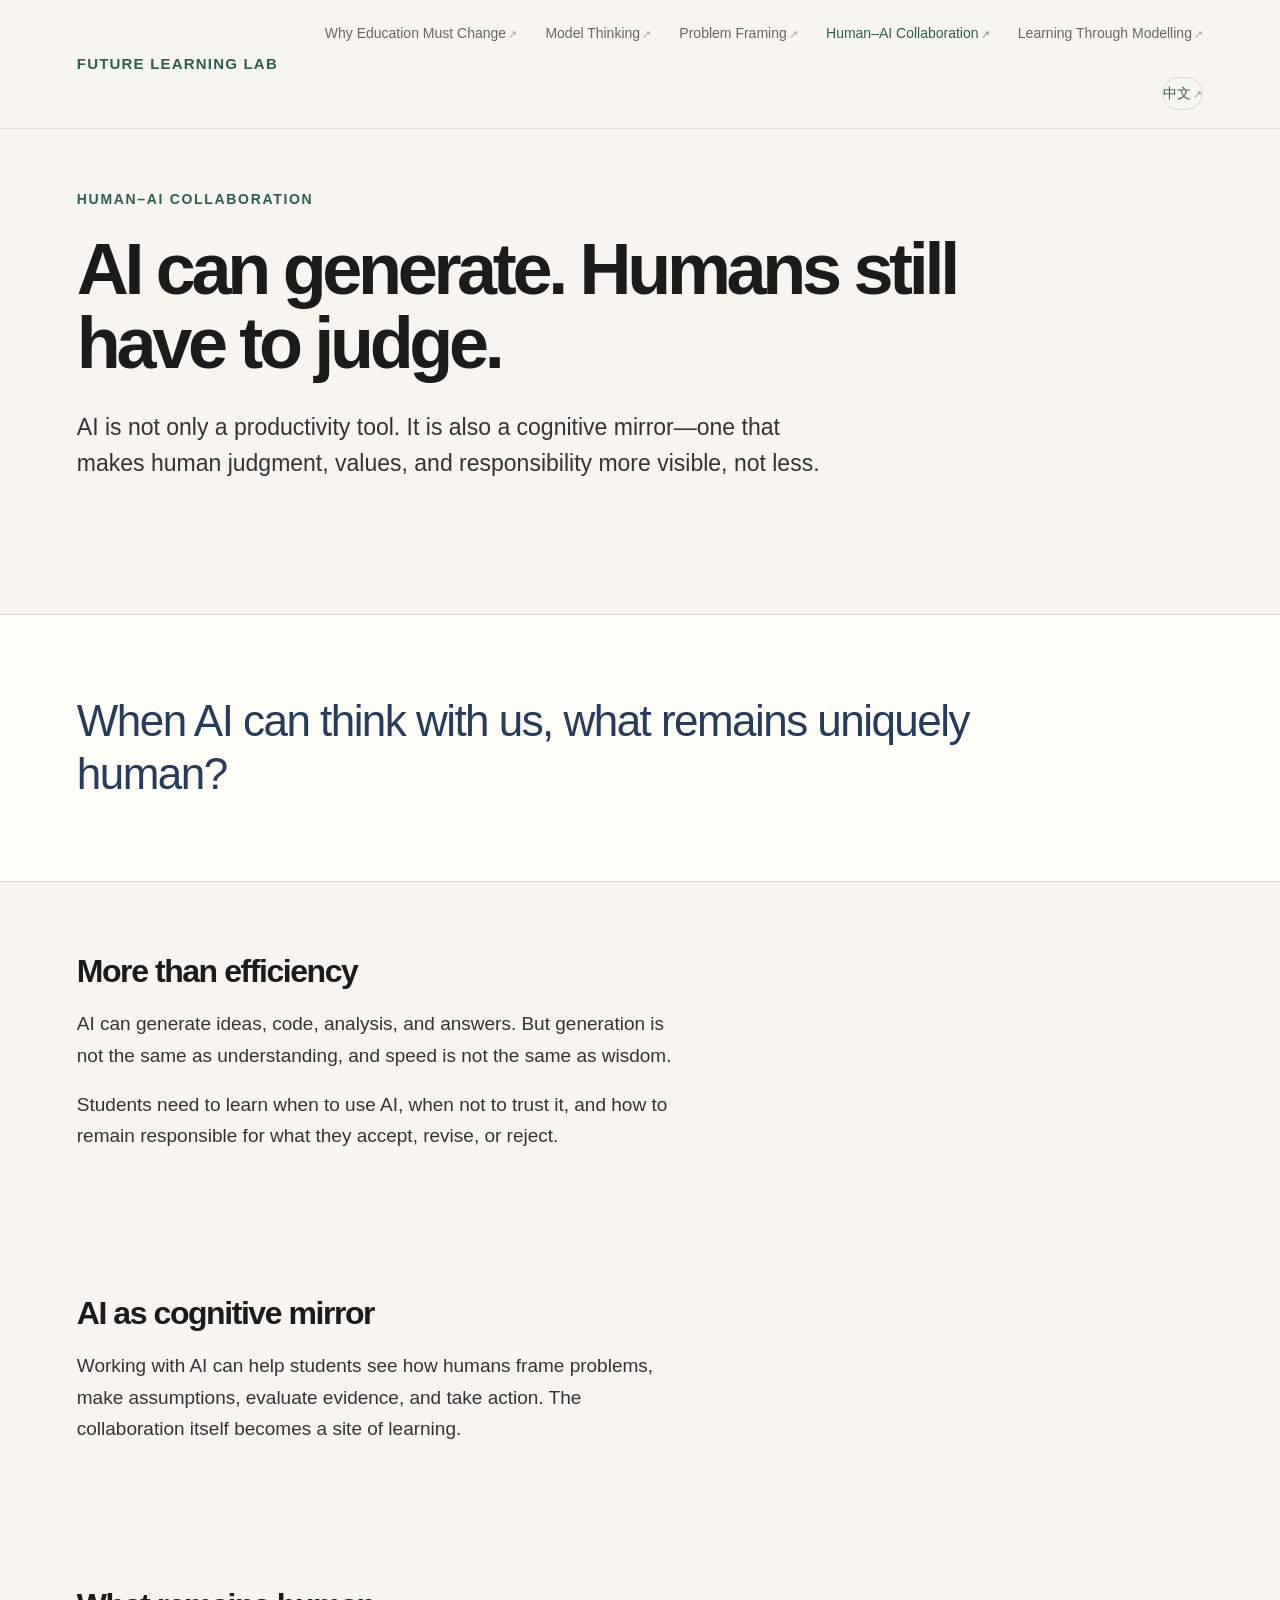
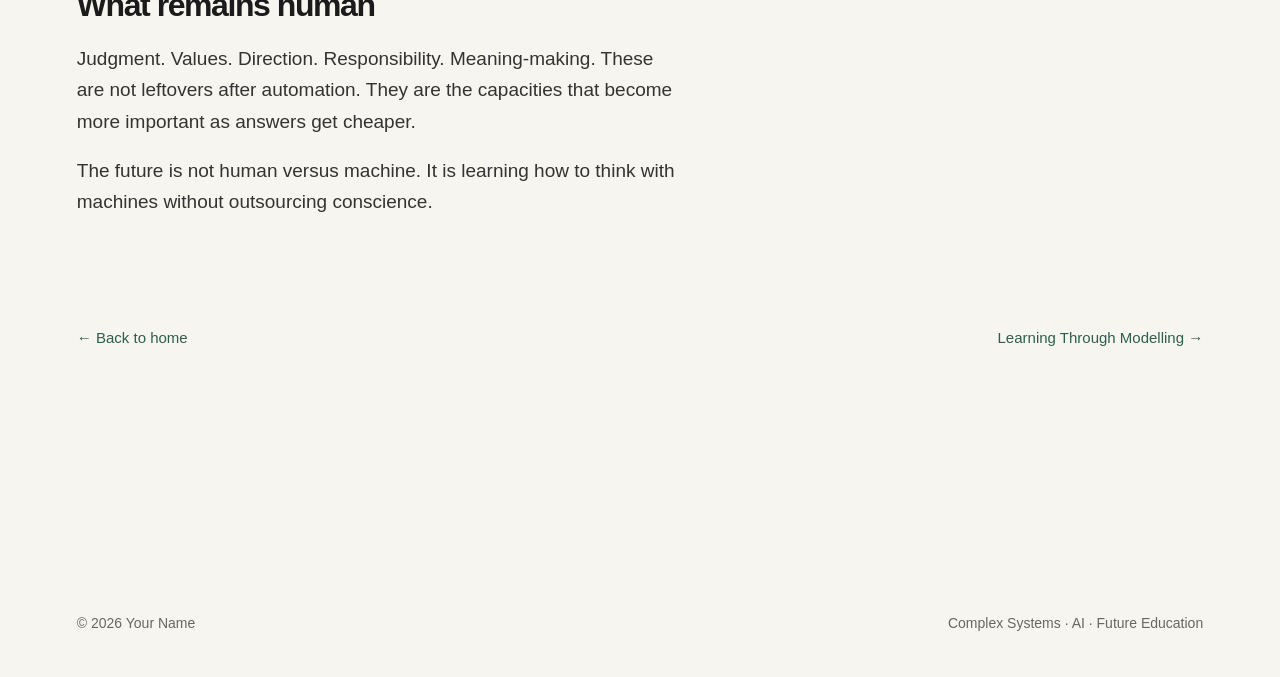
<file: human-ai-collaboration.html>
<!DOCTYPE html>
<html lang="en">
<head>
  <meta charset="UTF-8" />
  <meta name="viewport" content="width=device-width, initial-scale=1.0" />
  <meta name="description" content="When AI can think with us, what remains uniquely human?" />
  <title>Human–AI Collaboration — Future Learning Lab</title>
  <link rel="stylesheet" href="style.css" />
</head>

<body>

  <nav class="site-nav" aria-label="主导航">
    <a class="logo" href="index.html">Future Learning Lab</a>
    <div class="links">
      <a href="why-education-must-change.html">Why Education Must Change</a>
      <a href="model-thinking.html">Model Thinking</a>
      <a href="problem-framing.html">Problem Framing</a>
      <a href="human-ai-collaboration.html" aria-current="page">Human–AI Collaboration</a>
      <a href="learning-through-modelling.html">Learning Through Modelling</a>
      <a class="lang-switch" href="human-ai-collaboration-zh.html" lang="zh-CN">中文</a>
    </div>
  </nav>

  <main>
    <article class="page">

      <header class="page-hero">
        <div class="eyebrow">Human–AI Collaboration</div>
        <h1>AI can generate. Humans still have to judge.</h1>
        <p class="lead">
          AI is not only a productivity tool. It is also a cognitive mirror—one that makes human judgment, values, and responsibility more visible, not less.
        </p>
      </header>

      <div class="central-question">
        <p>When AI can think with us, what remains uniquely human?</p>
      </div>

      <section class="prose-block">
        <h2>More than efficiency</h2>
        <p>
          AI can generate ideas, code, analysis, and answers.
          But generation is not the same as understanding, and speed is not the same as wisdom.
        </p>
        <p>
          Students need to learn when to use AI, when not to trust it, and how to remain responsible for what they accept, revise, or reject.
        </p>
      </section>

      <section class="prose-block">
        <h2>AI as cognitive mirror</h2>
        <p>
          Working with AI can help students see how humans frame problems, make assumptions, evaluate evidence, and take action.
          The collaboration itself becomes a site of learning.
        </p>
      </section>

      <section class="prose-block">
        <h2>What remains human</h2>
        <p>
          Judgment. Values. Direction. Responsibility. Meaning-making.
          These are not leftovers after automation. They are the capacities that become more important as answers get cheaper.
        </p>
        <p>
          The future is not human versus machine. It is learning how to think with machines without outsourcing conscience.
        </p>
      </section>

      <!-- TODO: Add examples of responsible vs. careless AI use in student inquiry -->
      <!-- TODO: Add a section on trust, verification, and epistemic humility -->
      <!-- TODO: Connect to problem framing and model thinking -->

      <nav class="page-nav" aria-label="Related pages">
        <a class="text-link" href="index.html">← Back to home</a>
        <a class="text-link" href="learning-through-modelling.html">Learning Through Modelling →</a>
      </nav>

    </article>
  </main>

  <footer class="site-footer">
    <div>© 2026 Your Name</div>
    <div>Complex Systems · AI · Future Education</div>
  </footer>

</body>
</html>
</file>
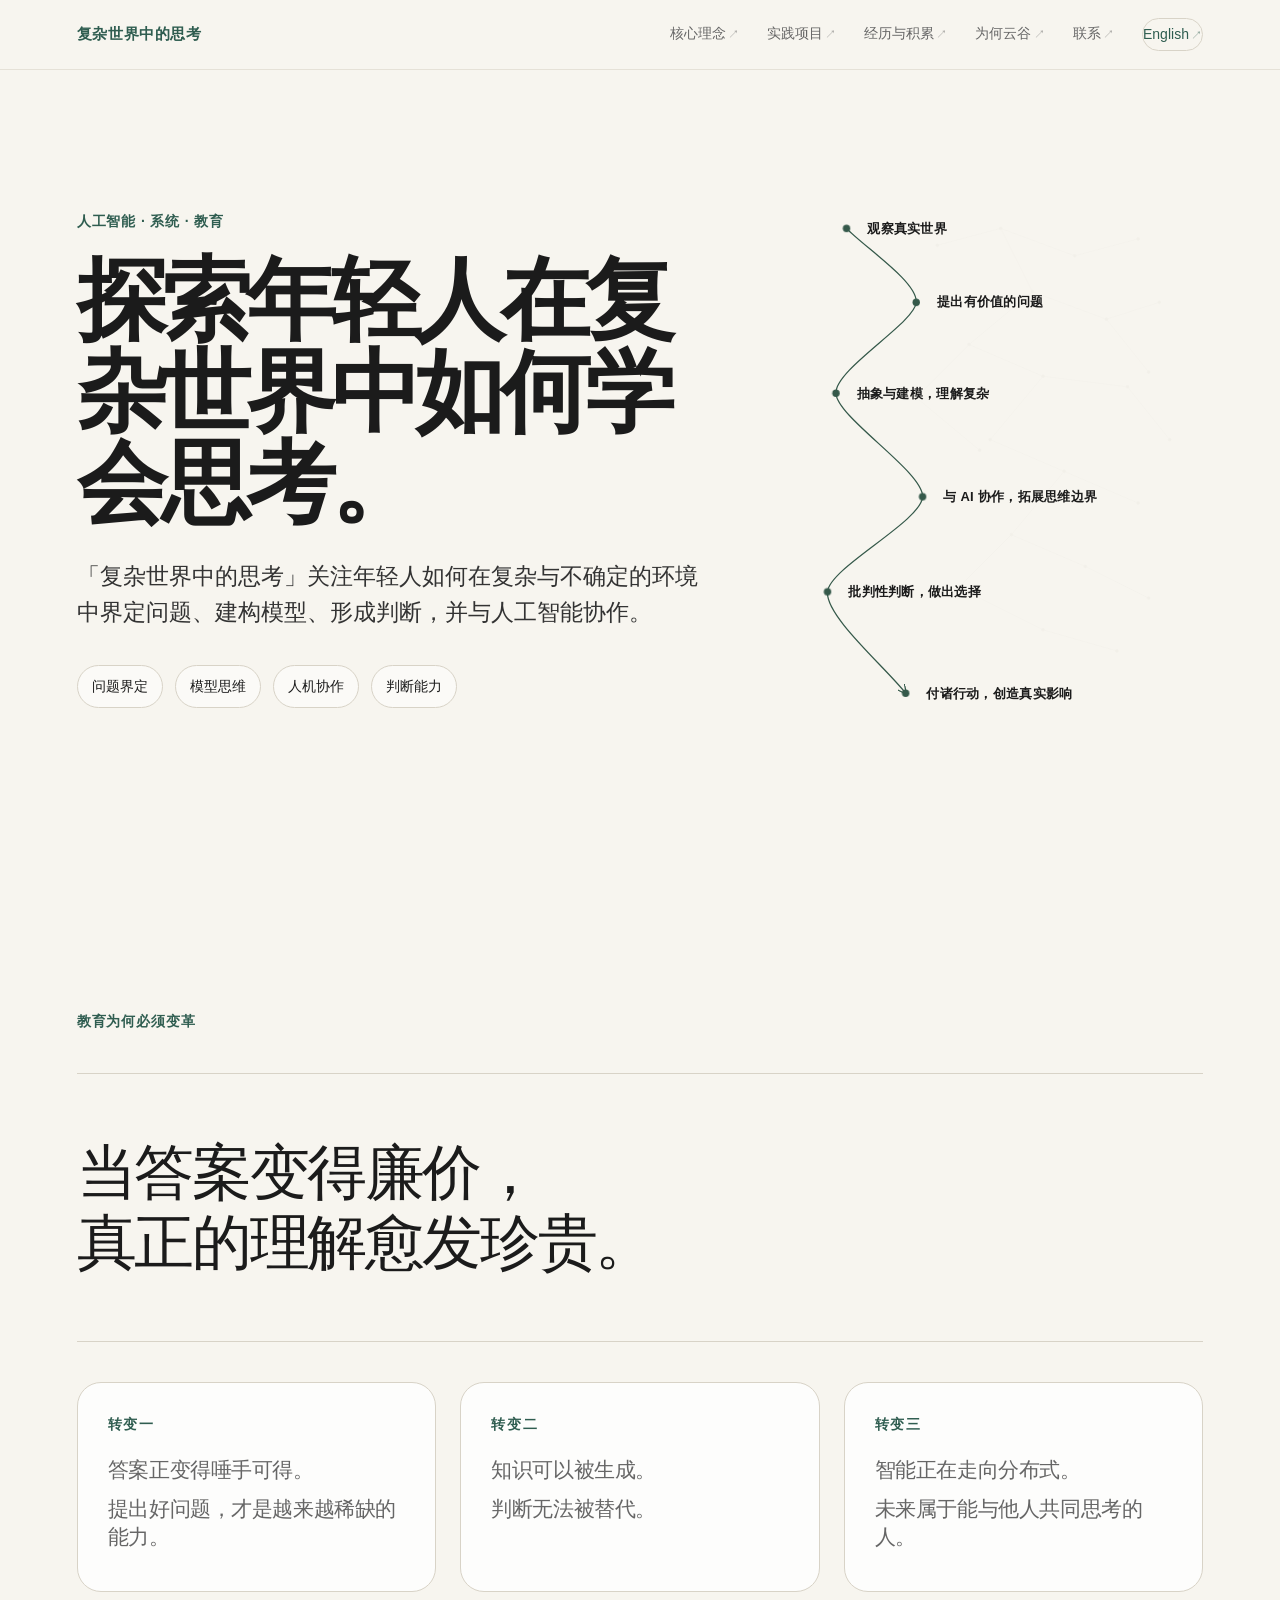
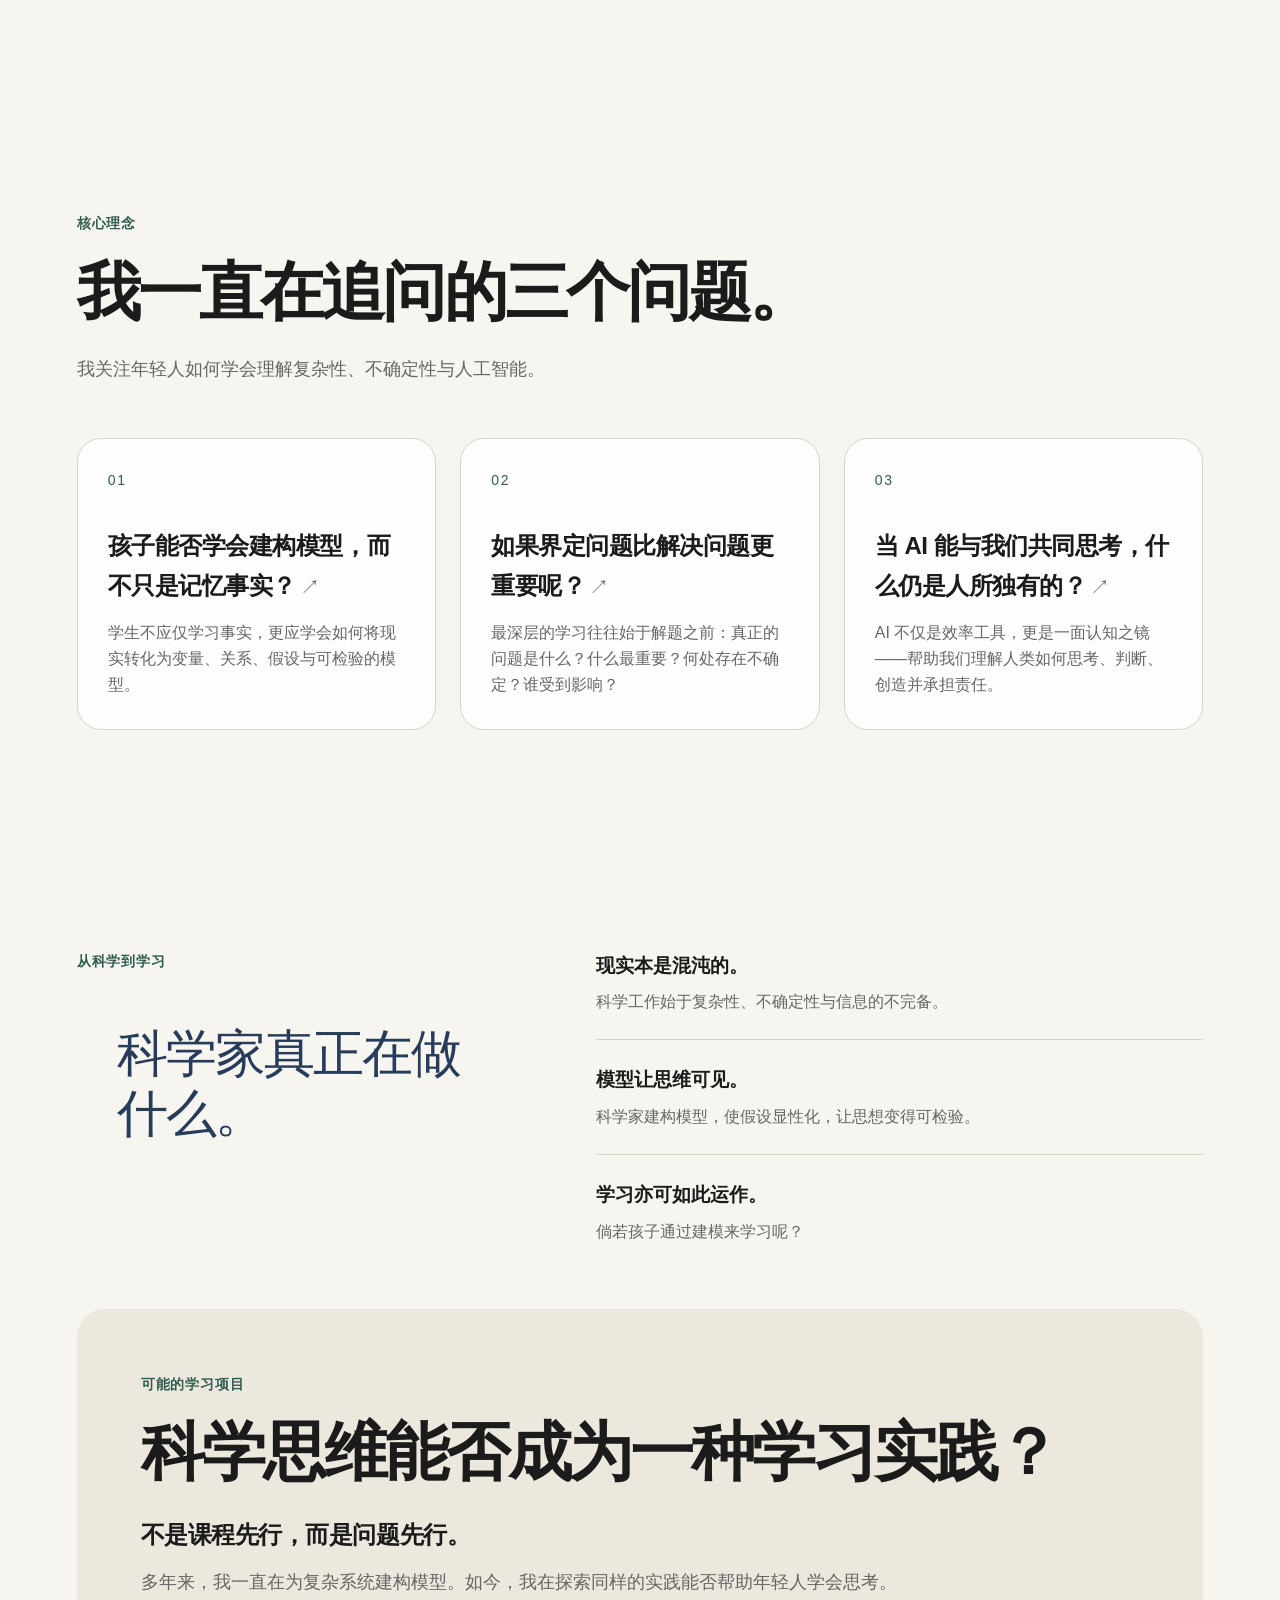
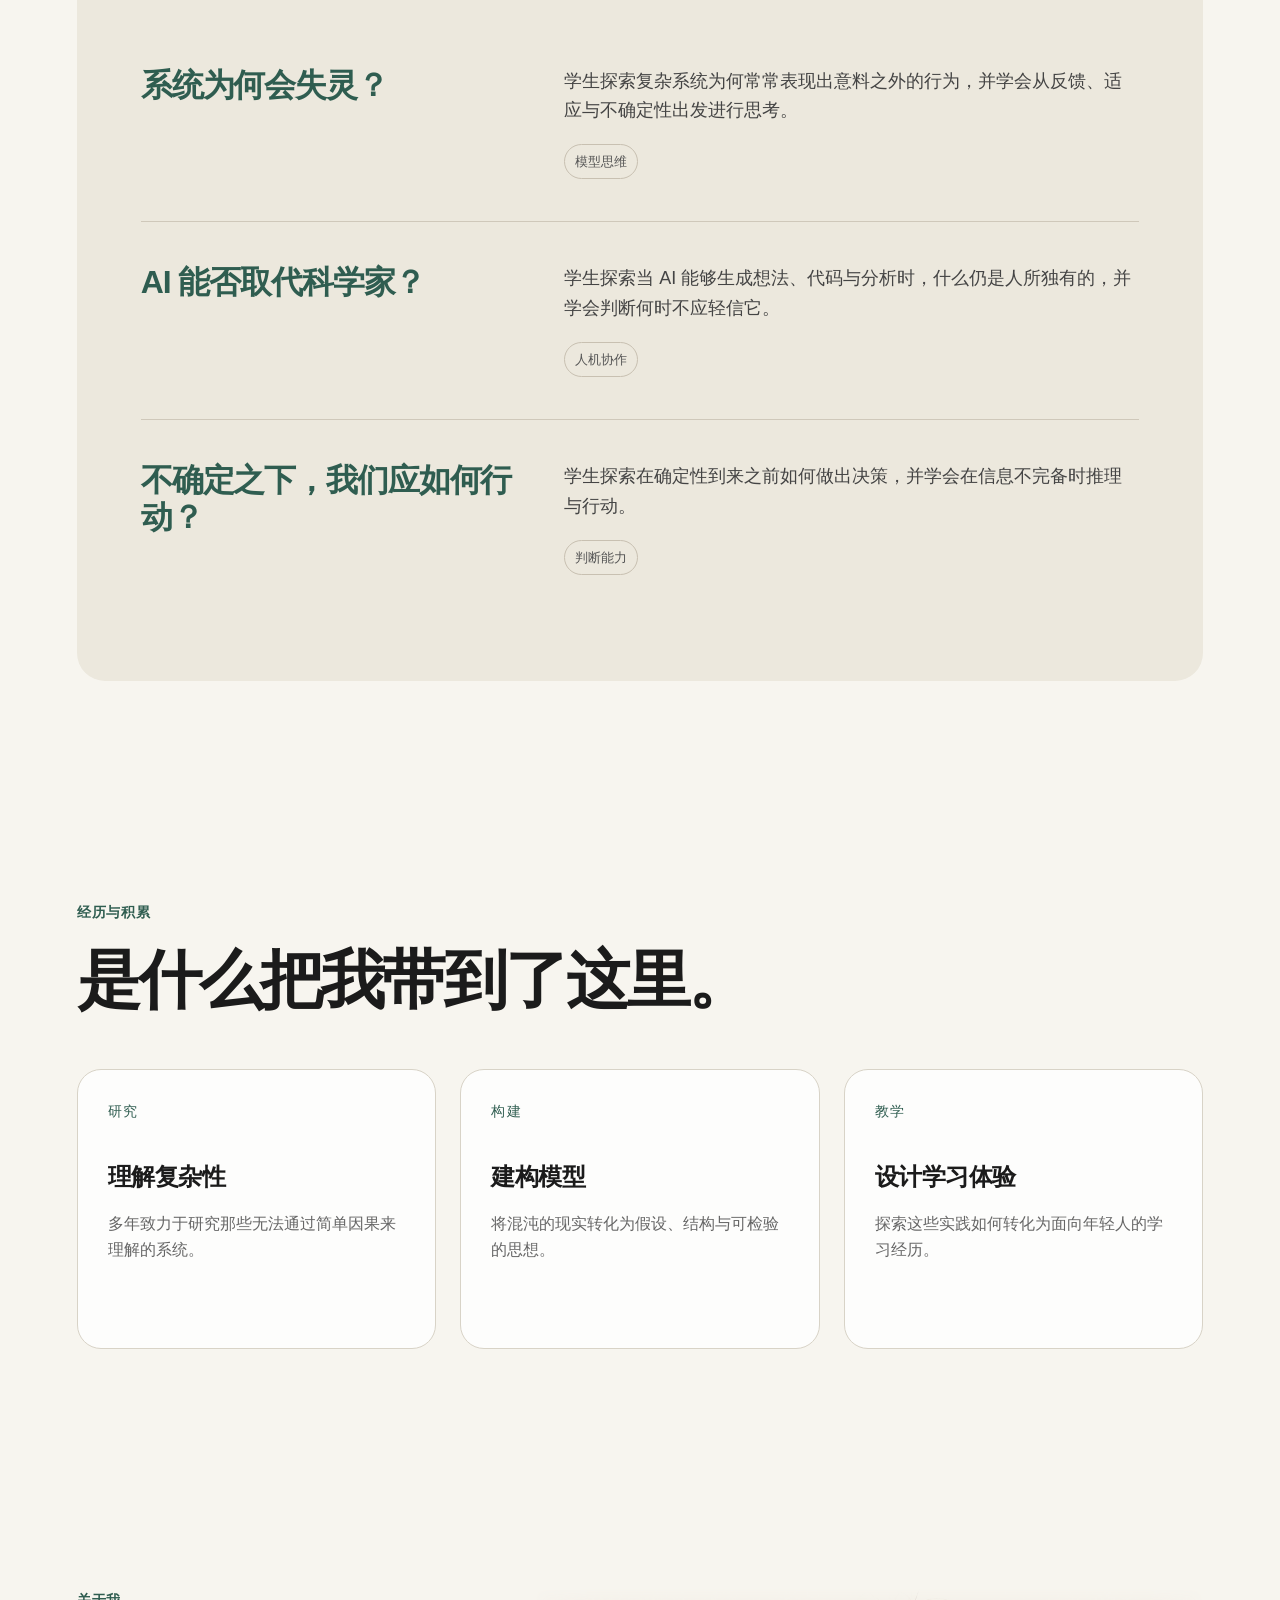
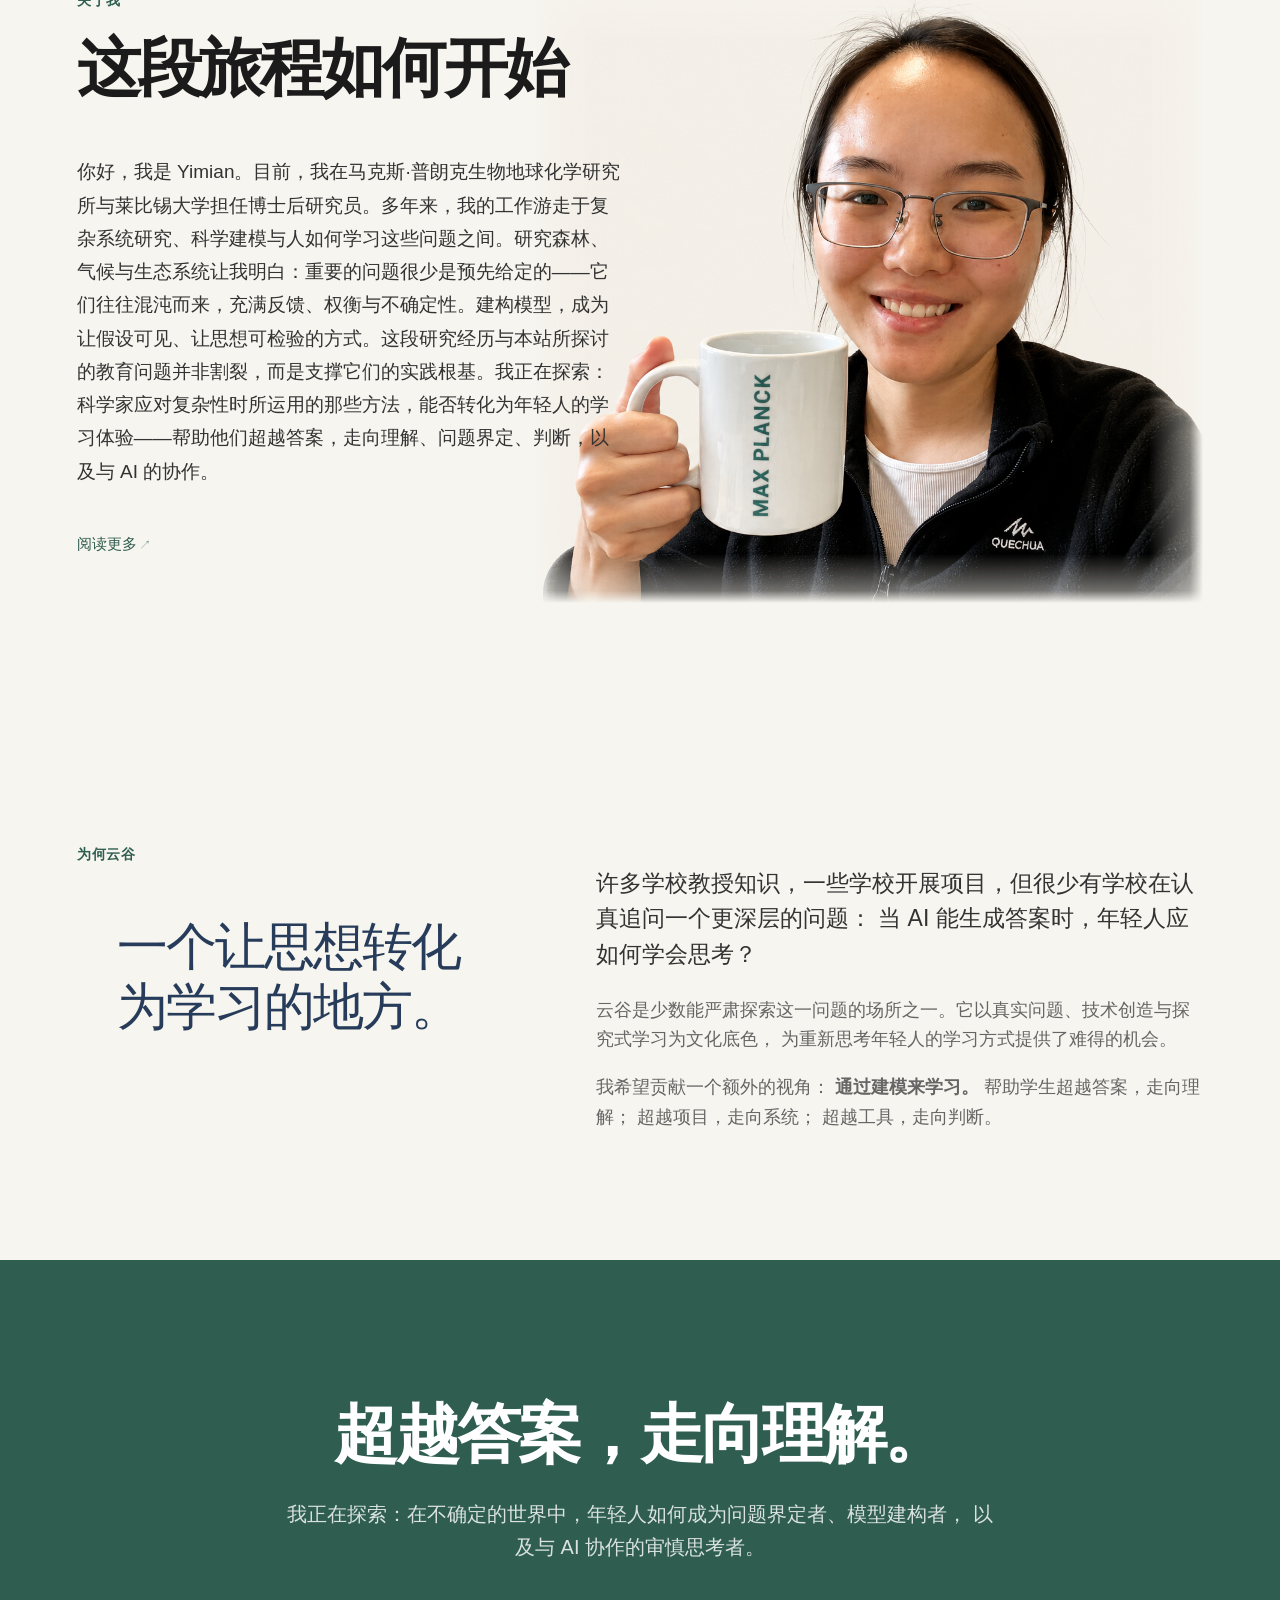
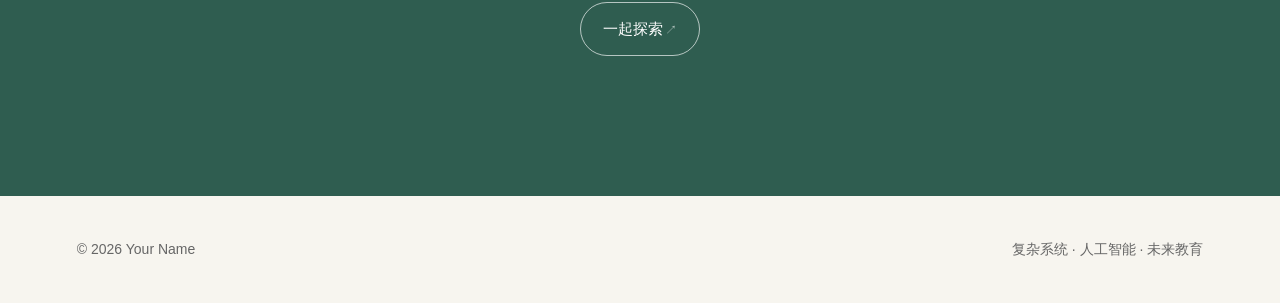
<file: index-zh.html>
<!DOCTYPE html>
<html lang="zh-CN">
<head>
  <meta charset="UTF-8" />
  <meta name="viewport" content="width=device-width, initial-scale=1.0" />
  <meta name="description" content="当 AI 能生成答案时，年轻人应如何学会思考？" />
  <title>复杂世界中的学习</title>
  <link rel="stylesheet" href="style.css" />
</head>

<body class="page-zh">

  <!-- SECTION: Navigation -->
  <nav class="site-nav" aria-label="主导航">
    <a class="logo" href="index-zh.html">复杂世界中的思考</a>
    <div class="links">
      <a href="#ideas">核心理念</a>
      <a href="#learning-through-modelling">实践项目</a>
      <a href="#evidence">经历与积累</a>
      <a href="#yungu">为何云谷</a>
      <a href="#invitation">联系</a>
      <a class="lang-switch" href="index.html" lang="en">English</a>
    </div>
  </nav>

  <main>

    <!-- SECTION: Hero -->
    <section id="hero" class="hero">
      <div class="hero__content">
        <div class="eyebrow">人工智能 · 系统 · 教育</div>
        <h1>探索年轻人在复杂世界中如何学会思考。</h1>
        <p class="lead">
          「复杂世界中的思考」关注年轻人如何在复杂与不确定的环境中界定问题、建构模型、形成判断，并与人工智能协作。
        </p>
        <div class="hero__tags">
          <span class="tag">问题界定</span>
          <span class="tag">模型思维</span>
          <span class="tag">人机协作</span>
          <span class="tag">判断能力</span>
        </div>
      </div>

      <aside class="hero__visual" aria-label="学习路径示意">
        <svg
          class="hero__svg"
          viewBox="0 0 400 520"
          preserveAspectRatio="xMidYMid meet"
          role="img"
          aria-hidden="true"
        >
          <defs>
            <marker
              id="hero-arrow"
              markerWidth="7"
              markerHeight="7"
              refX="6"
              refY="3.5"
              orient="auto"
            >
              <path
                d="M0 0 L7 3.5 L0 7"
                fill="none"
                stroke="#35594A"
                stroke-width="1"
                stroke-linecap="round"
                stroke-linejoin="round"
              />
            </marker>
          </defs>

          <g class="hero__network" stroke="#8a8578" stroke-width="0.45" fill="#8a8578">
            <line x1="148" y1="58" x2="208" y2="42" />
            <line x1="208" y1="42" x2="278" y2="68" />
            <line x1="278" y1="68" x2="338" y2="52" />
            <line x1="208" y1="42" x2="238" y2="102" />
            <line x1="238" y1="102" x2="308" y2="128" />
            <line x1="308" y1="128" x2="358" y2="112" />
            <line x1="238" y1="102" x2="178" y2="152" />
            <line x1="178" y1="152" x2="248" y2="182" />
            <line x1="248" y1="182" x2="328" y2="192" />
            <line x1="328" y1="192" x2="368" y2="242" />
            <line x1="248" y1="182" x2="198" y2="242" />
            <line x1="198" y1="242" x2="268" y2="272" />
            <line x1="268" y1="272" x2="338" y2="302" />
            <line x1="268" y1="272" x2="218" y2="332" />
            <line x1="218" y1="332" x2="288" y2="362" />
            <line x1="288" y1="362" x2="348" y2="392" />
            <line x1="218" y1="332" x2="168" y2="382" />
            <line x1="168" y1="382" x2="248" y2="422" />
            <line x1="248" y1="422" x2="318" y2="442" />
            <line x1="178" y1="152" x2="128" y2="202" />
            <line x1="128" y1="202" x2="188" y2="252" />
            <line x1="308" y1="128" x2="348" y2="178" />
            <circle cx="148" cy="58" r="1.4" />
            <circle cx="208" cy="42" r="1.4" />
            <circle cx="278" cy="68" r="1.4" />
            <circle cx="338" cy="52" r="1.4" />
            <circle cx="238" cy="102" r="1.4" />
            <circle cx="308" cy="128" r="1.4" />
            <circle cx="358" cy="112" r="1.4" />
            <circle cx="178" cy="152" r="1.4" />
            <circle cx="248" cy="182" r="1.4" />
            <circle cx="328" cy="192" r="1.4" />
            <circle cx="368" cy="242" r="1.4" />
            <circle cx="198" cy="242" r="1.4" />
            <circle cx="268" cy="272" r="1.4" />
            <circle cx="338" cy="302" r="1.4" />
            <circle cx="218" cy="332" r="1.4" />
            <circle cx="288" cy="362" r="1.4" />
            <circle cx="348" cy="392" r="1.4" />
            <circle cx="168" cy="382" r="1.4" />
            <circle cx="248" cy="422" r="1.4" />
            <circle cx="318" cy="442" r="1.4" />
            <circle cx="128" cy="202" r="1.4" />
            <circle cx="188" cy="252" r="1.4" />
            <circle cx="348" cy="178" r="1.4" />
          </g>

          <path
            class="hero__path"
            pathLength="1"
            d="M 62 42
               C 78.5 59.5, 129.3 92.5, 128 112
               C 126.8 131.5, 51.3 175, 52 198
               C 52.8 221, 135 272.5, 134 296
               C 133 319.5, 46 362.8, 44 386
               C 42 409.3, 99.5 458, 118 482"
            fill="none"
            stroke="#35594A"
            stroke-width="1.2"
            stroke-linecap="round"
            stroke-linejoin="round"
            marker-end="url(#hero-arrow)"
          />

          <circle class="hero__node" cx="62" cy="42" r="3.5" />
          <circle class="hero__node" cx="128" cy="112" r="3.5" />
          <circle class="hero__node" cx="52" cy="198" r="3.5" />
          <circle class="hero__node" cx="134" cy="296" r="3.5" />
          <circle class="hero__node" cx="44" cy="386" r="3.5" />
          <circle class="hero__node" cx="118" cy="482" r="3.5" />
        </svg>

        <ol class="hero__labels">
          <li class="hero__label" style="--x: 20.5%; --y: 8.1%;">
            <span class="hero__label-zh hero__label-zh--solo">观察真实世界</span>
          </li>
          <li class="hero__label" style="--x: 37%; --y: 21.5%;">
            <span class="hero__label-zh hero__label-zh--solo">提出有价值的问题</span>
          </li>
          <li class="hero__label" style="--x: 18%; --y: 38.1%;">
            <span class="hero__label-zh hero__label-zh--solo">抽象与建模，理解复杂</span>
          </li>
          <li class="hero__label" style="--x: 38.5%; --y: 56.9%;">
            <span class="hero__label-zh hero__label-zh--solo">与 AI 协作，拓展思维边界</span>
          </li>
          <li class="hero__label" style="--x: 16%; --y: 74.2%;">
            <span class="hero__label-zh hero__label-zh--solo">批判性判断，做出选择</span>
          </li>
          <li class="hero__label" style="--x: 34.5%; --y: 92.7%;">
            <span class="hero__label-zh hero__label-zh--solo">付诸行动，创造真实影响</span>
          </li>
        </ol>
      </aside>
    </section>

    <!-- SECTION: Why Education Must Change -->
    <section id="why-education-must-change">
      <div class="eyebrow">教育为何必须变革</div>
      <div class="statement statement--inset">
        <p>当答案变得廉价，<br />真正的理解愈发珍贵。</p>
      </div>

      <div class="grid-3 shifts--cards">

        <article class="card shift-card">
          <div class="shift__label">转变一</div>
          <p class="shift__line">答案正变得唾手可得。</p>
          <p class="shift__line shift__line--accent">提出好问题，才是越来越稀缺的能力。</p>
        </article>

        <article class="card shift-card">
          <div class="shift__label">转变二</div>
          <p class="shift__line">知识可以被生成。</p>
          <p class="shift__line shift__line--accent">判断无法被替代。</p>
        </article>

        <article class="card shift-card">
          <div class="shift__label">转变三</div>
          <p class="shift__line">智能正在走向分布式。</p>
          <p class="shift__line shift__line--accent">未来属于能与他人共同思考的人。</p>
        </article>

      </div>
    </section>

    <!-- SECTION: Core Ideas -->
    <section id="ideas">
      <div class="eyebrow">核心理念</div>
      <h2>我一直在追问的三个问题。</h2>
      <p class="sublead">
        我关注年轻人如何学会理解复杂性、不确定性与人工智能。
      </p>

      <div class="grid-3">

        <a class="card card--link" href="model-thinking-zh.html">
          <div class="num">01</div>
          <h3>孩子能否学会建构模型，而不只是记忆事实？</h3>
          <p>
            学生不应仅学习事实，更应学会如何将现实转化为变量、关系、假设与可检验的模型。
          </p>
        </a>

        <a class="card card--link" href="problem-framing-zh.html">
          <div class="num">02</div>
          <h3>如果界定问题比解决问题更重要呢？</h3>
          <p>
            最深层的学习往往始于解题之前：真正的问题是什么？什么最重要？何处存在不确定？谁受到影响？
          </p>
        </a>

        <a class="card card--link" href="human-ai-collaboration-zh.html">
          <div class="num">03</div>
          <h3>当 AI 能与我们共同思考，什么仍是人所独有的？</h3>
          <p>
            AI 不仅是效率工具，更是一面认知之镜——帮助我们理解人类如何思考、判断、创造并承担责任。
          </p>
        </a>

      </div>
    </section>

    <!-- SECTION: Learning Through Modelling -->
    <section id="learning-through-modelling">
      <div class="split">
        <div>
          <div class="eyebrow">从科学到学习</div>
          <blockquote class="quote">
            科学家真正在做什么。
          </blockquote>
        </div>

        <div class="evidence-list">

          <div class="evidence">
            <strong>现实本是混沌的。</strong>
            <span>
              科学工作始于复杂性、不确定性与信息的不完备。
            </span>
          </div>

          <div class="evidence">
            <strong>模型让思维可见。</strong>
            <span>
              科学家建构模型，使假设显性化，让思想变得可检验。
            </span>
          </div>

          <div class="evidence">
            <strong>学习亦可如此运作。</strong>
            <span>
              倘若孩子通过建模来学习呢？
            </span>
          </div>

        </div>
      </div>

      <div class="projects projects--inset">
        <div class="eyebrow">可能的学习项目</div>
        <h2>科学思维能否成为一种学习实践？</h2>
        <h3>不是课程先行，而是问题先行。</h3>
        <h4>多年来，我一直在为复杂系统建构模型。如今，我在探索同样的实践能否帮助年轻人学会思考。</h4>

        <article class="project-card">
          <h3 class="project-title">系统为何会失灵？</h3>
          <div>
            <p>
              学生探索复杂系统为何常常表现出意料之外的行为，并学会从反馈、适应与不确定性出发进行思考。
            </p>
            <div class="mini-tags">
              <span>模型思维</span>
            </div>
          </div>
        </article>

        <article class="project-card">
          <h3 class="project-title">AI 能否取代科学家？</h3>
          <div>
            <p>
              学生探索当 AI 能够生成想法、代码与分析时，什么仍是人所独有的，并学会判断何时不应轻信它。
            </p>
            <div class="mini-tags">
              <span>人机协作</span>
            </div>
          </div>
        </article>

        <article class="project-card">
          <h3 class="project-title">不确定之下，我们应如何行动？</h3>
          <div>
            <p>
              学生探索在确定性到来之前如何做出决策，并学会在信息不完备时推理与行动。
            </p>
            <div class="mini-tags">
              <span>判断能力</span>
            </div>
          </div>
        </article>

      </div>

    </section>

    <!-- SECTION: Evidence -->
    <section id="evidence">
      <div class="eyebrow">经历与积累</div>
      <h2>是什么把我带到了这里。</h2>

      <div class="grid-3">

        <article class="card">
          <div class="num">研究</div>
          <h3>理解复杂性</h3>
          <p>
            多年致力于研究那些无法通过简单因果来理解的系统。
          </p>
        </article>

        <article class="card">
          <div class="num">构建</div>
          <h3>建构模型</h3>
          <p>
            将混沌的现实转化为假设、结构与可检验的思想。
          </p>
        </article>

        <article class="card">
          <div class="num">教学</div>
          <h3>设计学习体验</h3>
          <p>
            探索这些实践如何转化为面向年轻人的学习经历。
          </p>
        </article>

      </div>
    </section>

    <!-- SECTION: About Journey -->
    <section id="about-journey">
      <div class="journey-layout">
        <div class="journey-layout__text">
          <div class="eyebrow">关于我</div>
          <h2>这段旅程如何开始</h2>
          <p class="journey-narrative">
            你好，我是 Yimian。目前，我在马克斯·普朗克生物地球化学研究所与莱比锡大学担任博士后研究员。多年来，我的工作游走于复杂系统研究、科学建模与人如何学习这些问题之间。研究森林、气候与生态系统让我明白：重要的问题很少是预先给定的——它们往往混沌而来，充满反馈、权衡与不确定性。建构模型，成为让假设可见、让思想可检验的方式。这段研究经历与本站所探讨的教育问题并非割裂，而是支撑它们的实践根基。我正在探索：科学家应对复杂性时所运用的那些方法，能否转化为年轻人的学习体验——帮助他们超越答案，走向理解、问题界定、判断，以及与 AI 的协作。
          </p>
          <a class="text-link" href="about-zh.html">阅读更多</a>
        </div>
        <figure class="journey-layout__portrait">
          <img
            src="images/profile.png"
            alt="「复杂世界中的思考」网站作者肖像"
            width="1113"
            height="1022"
            loading="lazy"
          />
        </figure>
      </div>
    </section>

    <!-- SECTION: Yungu -->
    <section id="yungu" class="split">
      <div>
        <div class="eyebrow">为何云谷</div>
        <blockquote class="quote">
          一个让思想转化为学习的地方。
        </blockquote>
      </div>

      <div>
        <p class="lead">
          许多学校教授知识，一些学校开展项目，但很少有学校在认真追问一个更深层的问题：
          当 AI 能生成答案时，年轻人应如何学会思考？
        </p>

        <p class="sublead">
          云谷是少数能严肃探索这一问题的场所之一。它以真实问题、技术创造与探究式学习为文化底色，
          为重新思考年轻人的学习方式提供了难得的机会。
        </p>

        <p class="sublead">
          我希望贡献一个额外的视角：
          <strong>通过建模来学习。</strong>
          帮助学生超越答案，走向理解；
          超越项目，走向系统；
          超越工具，走向判断。
        </p>
      </div>
    </section>

    <!-- SECTION: Invitation -->
    <section id="invitation" class="cta">
      <h2>超越答案，走向理解。</h2>
      <p>
        我正在探索：在不确定的世界中，年轻人如何成为问题界定者、模型建构者，
        以及与 AI 协作的审慎思考者。
      </p>
      <a class="button" href="mailto:yimianma@gmail.com">一起探索</a>
    </section>

  </main>

  <footer class="site-footer">
    <div>© 2026 Your Name</div>
    <div>复杂系统 · 人工智能 · 未来教育</div>
  </footer>

</body>
</html>
</file>
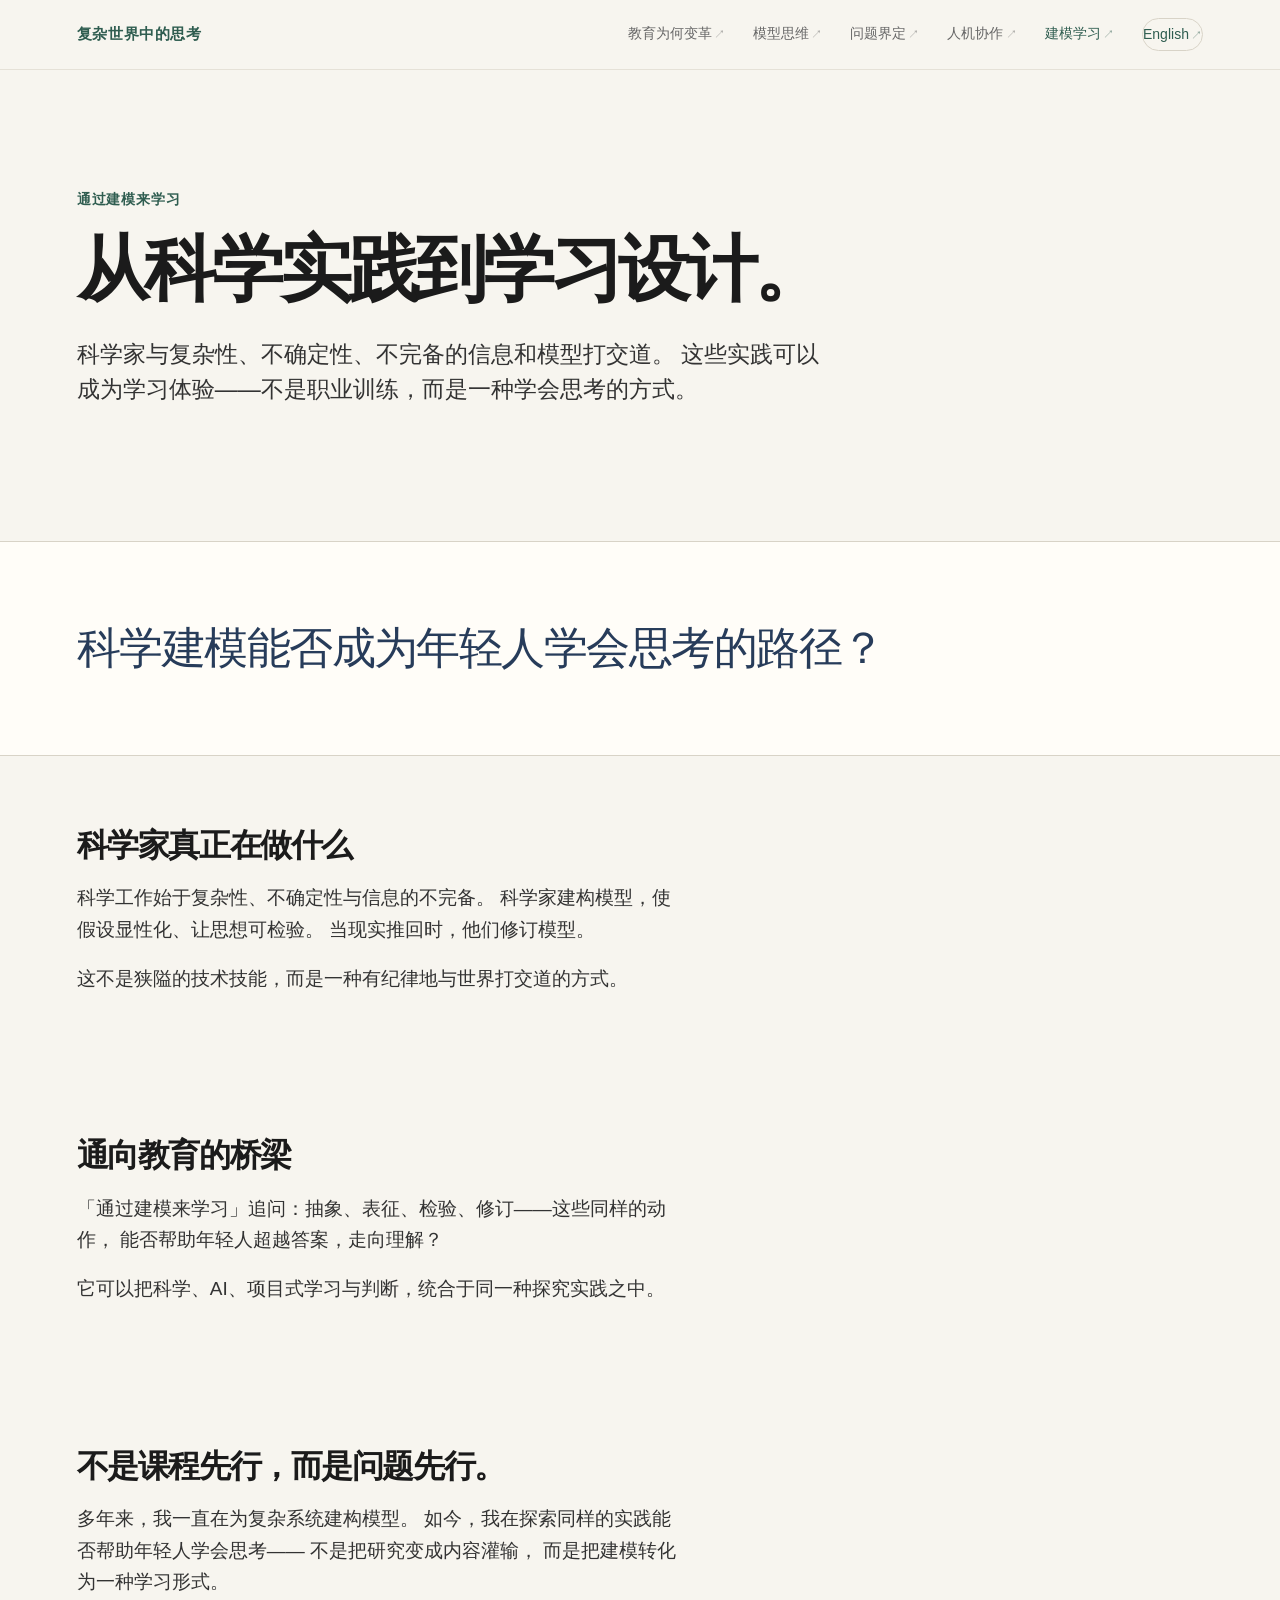
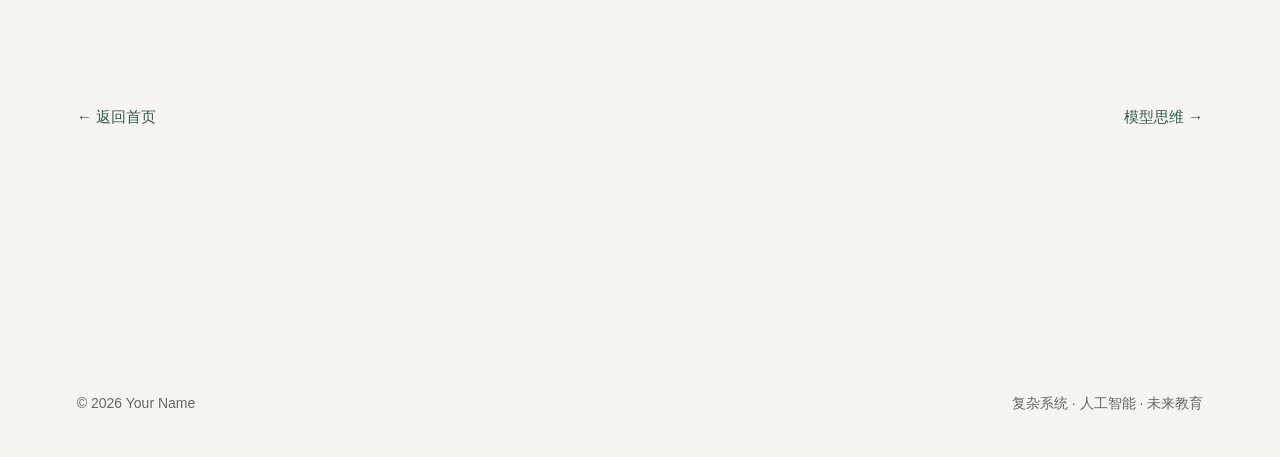
<file: learning-through-modelling-zh.html>
<!DOCTYPE html>
<html lang="zh-CN">
<head>
  <meta charset="UTF-8" />
  <meta name="viewport" content="width=device-width, initial-scale=1.0" />
  <meta name="description" content="科学建模能否成为年轻人学会思考的路径？" />
  <title>通过建模来学习 — 复杂世界中的思考</title>
  <link rel="stylesheet" href="style.css" />
</head>

<body class="page-zh">

  <nav class="site-nav" aria-label="主导航">
    <a class="logo" href="index-zh.html">复杂世界中的思考</a>
    <div class="links">
      <a href="why-education-must-change-zh.html">教育为何变革</a>
      <a href="model-thinking-zh.html">模型思维</a>
      <a href="problem-framing-zh.html">问题界定</a>
      <a href="human-ai-collaboration-zh.html">人机协作</a>
      <a href="learning-through-modelling-zh.html" aria-current="page">建模学习</a>
      <a class="lang-switch" href="learning-through-modelling.html" lang="en">English</a>
    </div>
  </nav>

  <main>
    <article class="page">

      <header class="page-hero">
        <div class="eyebrow">通过建模来学习</div>
        <h1>从科学实践到学习设计。</h1>
        <p class="lead">
          科学家与复杂性、不确定性、不完备的信息和模型打交道。
          这些实践可以成为学习体验——不是职业训练，而是一种学会思考的方式。
        </p>
      </header>

      <div class="central-question">
        <p>科学建模能否成为年轻人学会思考的路径？</p>
      </div>

      <section class="prose-block">
        <h2>科学家真正在做什么</h2>
        <p>
          科学工作始于复杂性、不确定性与信息的不完备。
          科学家建构模型，使假设显性化、让思想可检验。
          当现实推回时，他们修订模型。
        </p>
        <p>
          这不是狭隘的技术技能，而是一种有纪律地与世界打交道的方式。
        </p>
      </section>

      <section class="prose-block">
        <h2>通向教育的桥梁</h2>
        <p>
          「通过建模来学习」追问：抽象、表征、检验、修订——这些同样的动作，
          能否帮助年轻人超越答案，走向理解？
        </p>
        <p>
          它可以把科学、AI、项目式学习与判断，统合于同一种探究实践之中。
        </p>
      </section>

      <section class="prose-block">
        <h2>不是课程先行，而是问题先行。</h2>
        <p>
          多年来，我一直在为复杂系统建构模型。
          如今，我在探索同样的实践能否帮助年轻人学会思考——
          不是把研究变成内容灌输，
          而是把建模转化为一种学习形式。
        </p>
      </section>

      <nav class="page-nav" aria-label="相关页面">
        <a class="text-link" href="index-zh.html">← 返回首页</a>
        <a class="text-link" href="model-thinking-zh.html">模型思维 →</a>
      </nav>

    </article>
  </main>

  <footer class="site-footer">
    <div>© 2026 Your Name</div>
    <div>复杂系统 · 人工智能 · 未来教育</div>
  </footer>

</body>
</html>
</file>
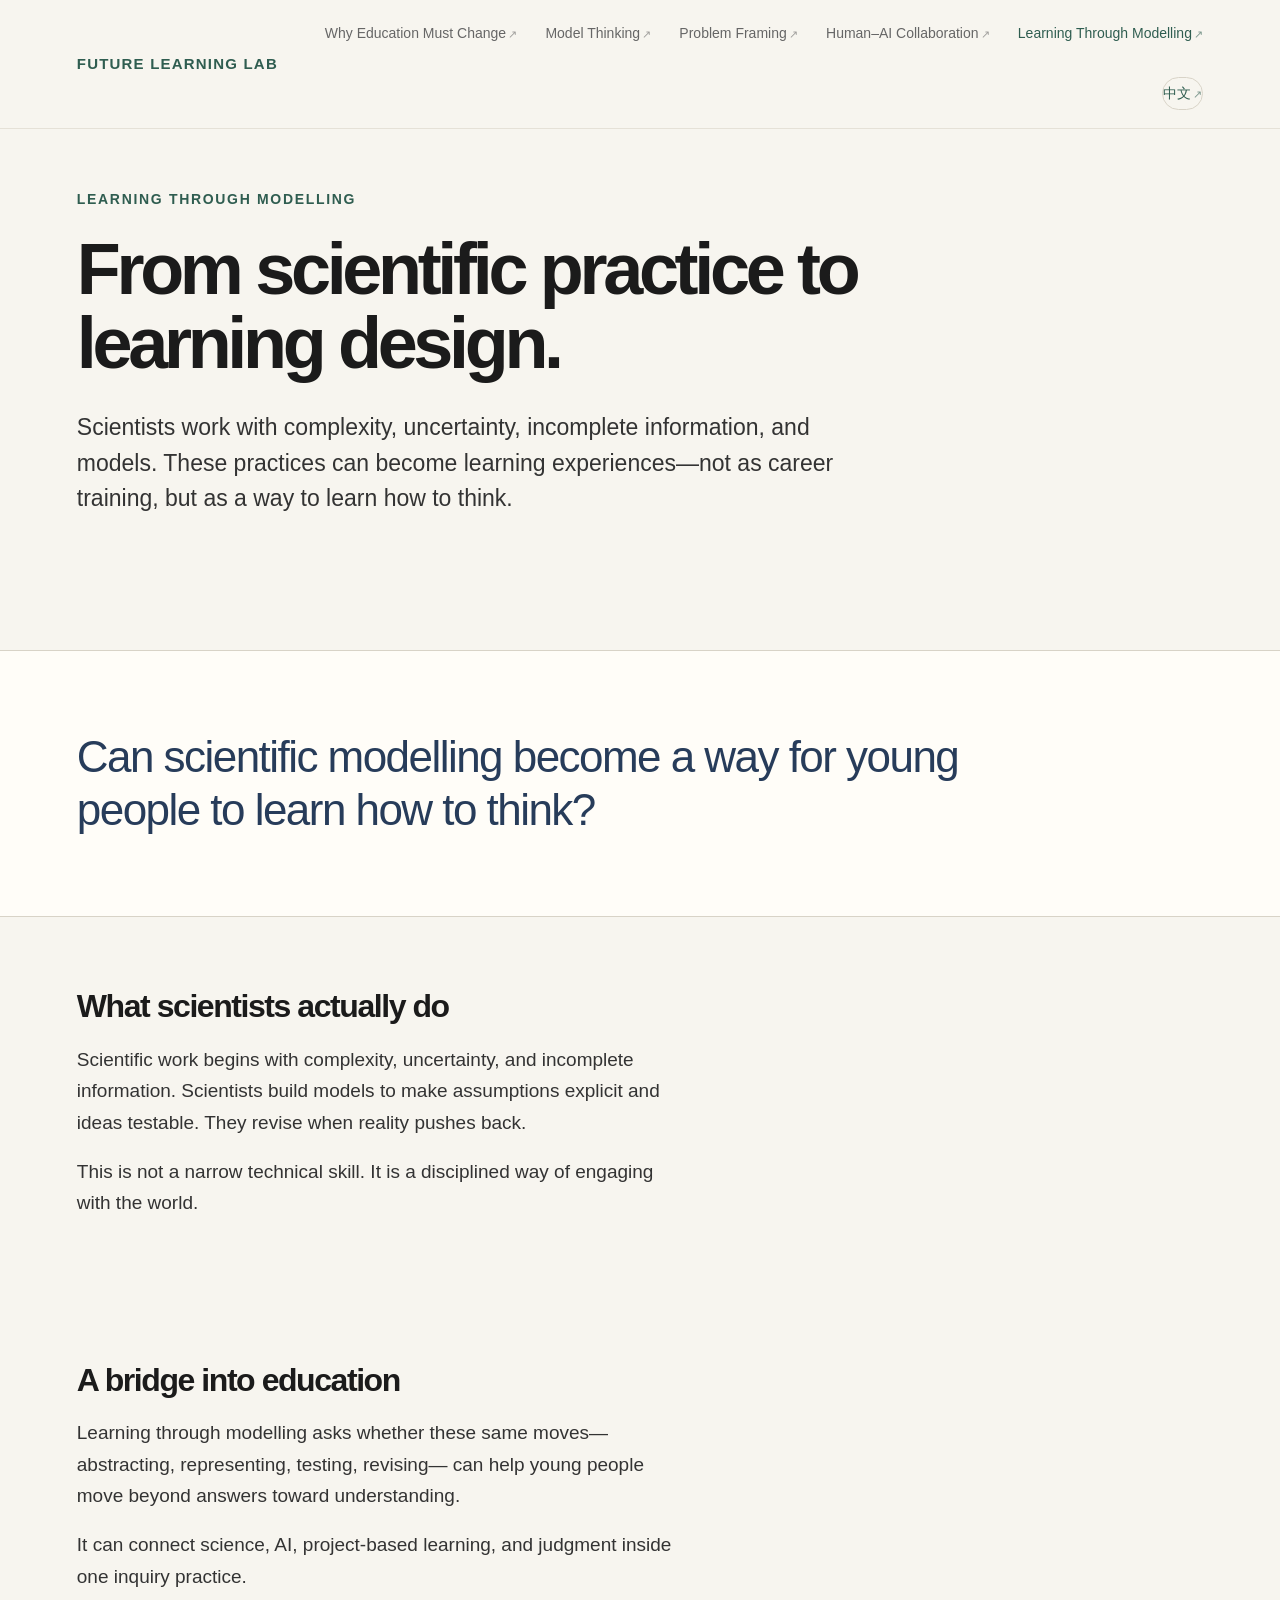
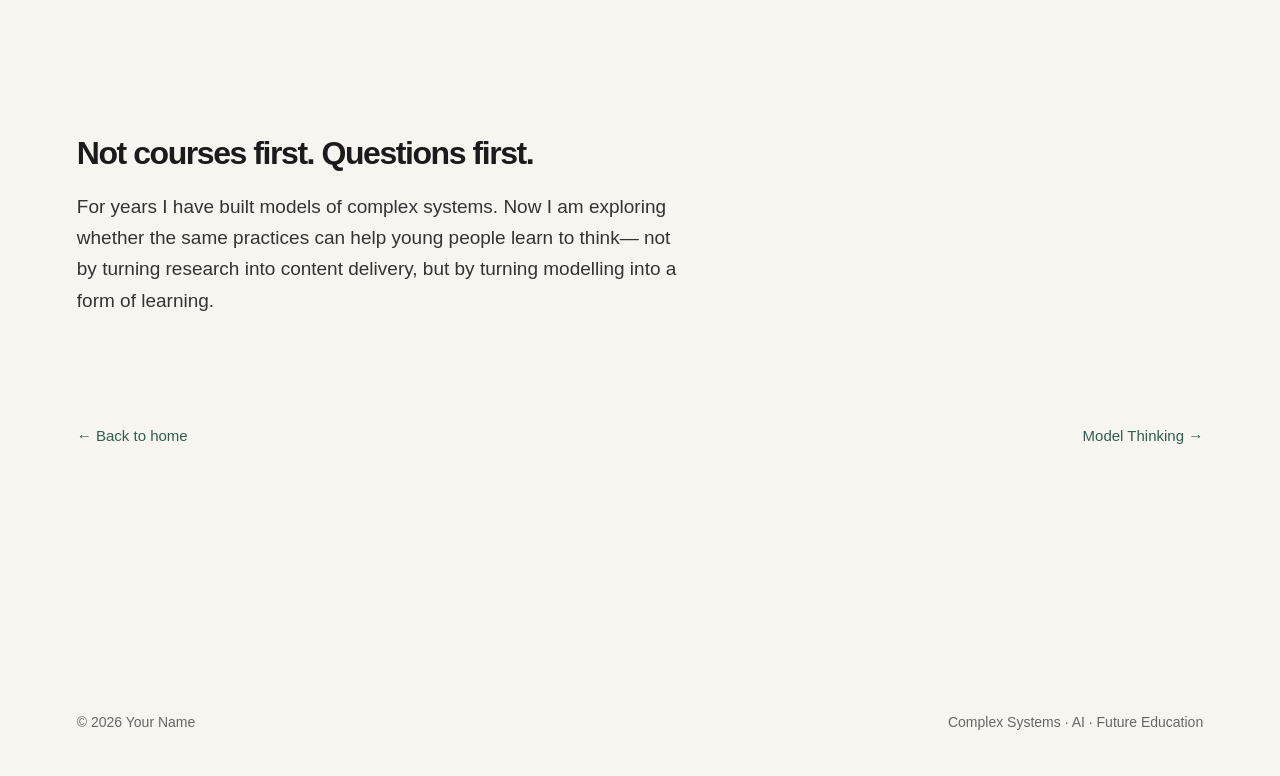
<file: learning-through-modelling.html>
<!DOCTYPE html>
<html lang="en">
<head>
  <meta charset="UTF-8" />
  <meta name="viewport" content="width=device-width, initial-scale=1.0" />
  <meta name="description" content="Can scientific modelling become a way for young people to learn how to think?" />
  <title>Learning Through Modelling — Future Learning Lab</title>
  <link rel="stylesheet" href="style.css" />
</head>

<body>

  <nav class="site-nav" aria-label="主导航">
    <a class="logo" href="index.html">Future Learning Lab</a>
    <div class="links">
      <a href="why-education-must-change.html">Why Education Must Change</a>
      <a href="model-thinking.html">Model Thinking</a>
      <a href="problem-framing.html">Problem Framing</a>
      <a href="human-ai-collaboration.html">Human–AI Collaboration</a>
      <a href="learning-through-modelling.html" aria-current="page">Learning Through Modelling</a>
      <a class="lang-switch" href="learning-through-modelling-zh.html" lang="zh-CN">中文</a>
    </div>
  </nav>

  <main>
    <article class="page">

      <header class="page-hero">
        <div class="eyebrow">Learning Through Modelling</div>
        <h1>From scientific practice to learning design.</h1>
        <p class="lead">
          Scientists work with complexity, uncertainty, incomplete information, and models.
          These practices can become learning experiences—not as career training, but as a way to learn how to think.
        </p>
      </header>

      <div class="central-question">
        <p>Can scientific modelling become a way for young people to learn how to think?</p>
      </div>

      <section class="prose-block">
        <h2>What scientists actually do</h2>
        <p>
          Scientific work begins with complexity, uncertainty, and incomplete information.
          Scientists build models to make assumptions explicit and ideas testable.
          They revise when reality pushes back.
        </p>
        <p>
          This is not a narrow technical skill. It is a disciplined way of engaging with the world.
        </p>
      </section>

      <section class="prose-block">
        <h2>A bridge into education</h2>
        <p>
          Learning through modelling asks whether these same moves—abstracting, representing, testing, revising—
          can help young people move beyond answers toward understanding.
        </p>
        <p>
          It can connect science, AI, project-based learning, and judgment inside one inquiry practice.
        </p>
      </section>

      <section class="prose-block">
        <h2>Not courses first. Questions first.</h2>
        <p>
          For years I have built models of complex systems.
          Now I am exploring whether the same practices can help young people learn to think—
          not by turning research into content delivery,
          but by turning modelling into a form of learning.
        </p>
      </section>

      <!-- TODO: Expand with 2–3 inquiry examples (systems failure, AI judgment, acting under uncertainty) -->
      <!-- TODO: Add a section on how modelling connects to project-based learning without becoming course marketing -->
      <!-- TODO: Add a short "ideas → evidence → experience" section with personal background kept minimal -->

      <nav class="page-nav" aria-label="Related pages">
        <a class="text-link" href="index.html">← Back to home</a>
        <a class="text-link" href="model-thinking.html">Model Thinking →</a>
      </nav>

    </article>
  </main>

  <footer class="site-footer">
    <div>© 2026 Your Name</div>
    <div>Complex Systems · AI · Future Education</div>
  </footer>

</body>
</html>
</file>
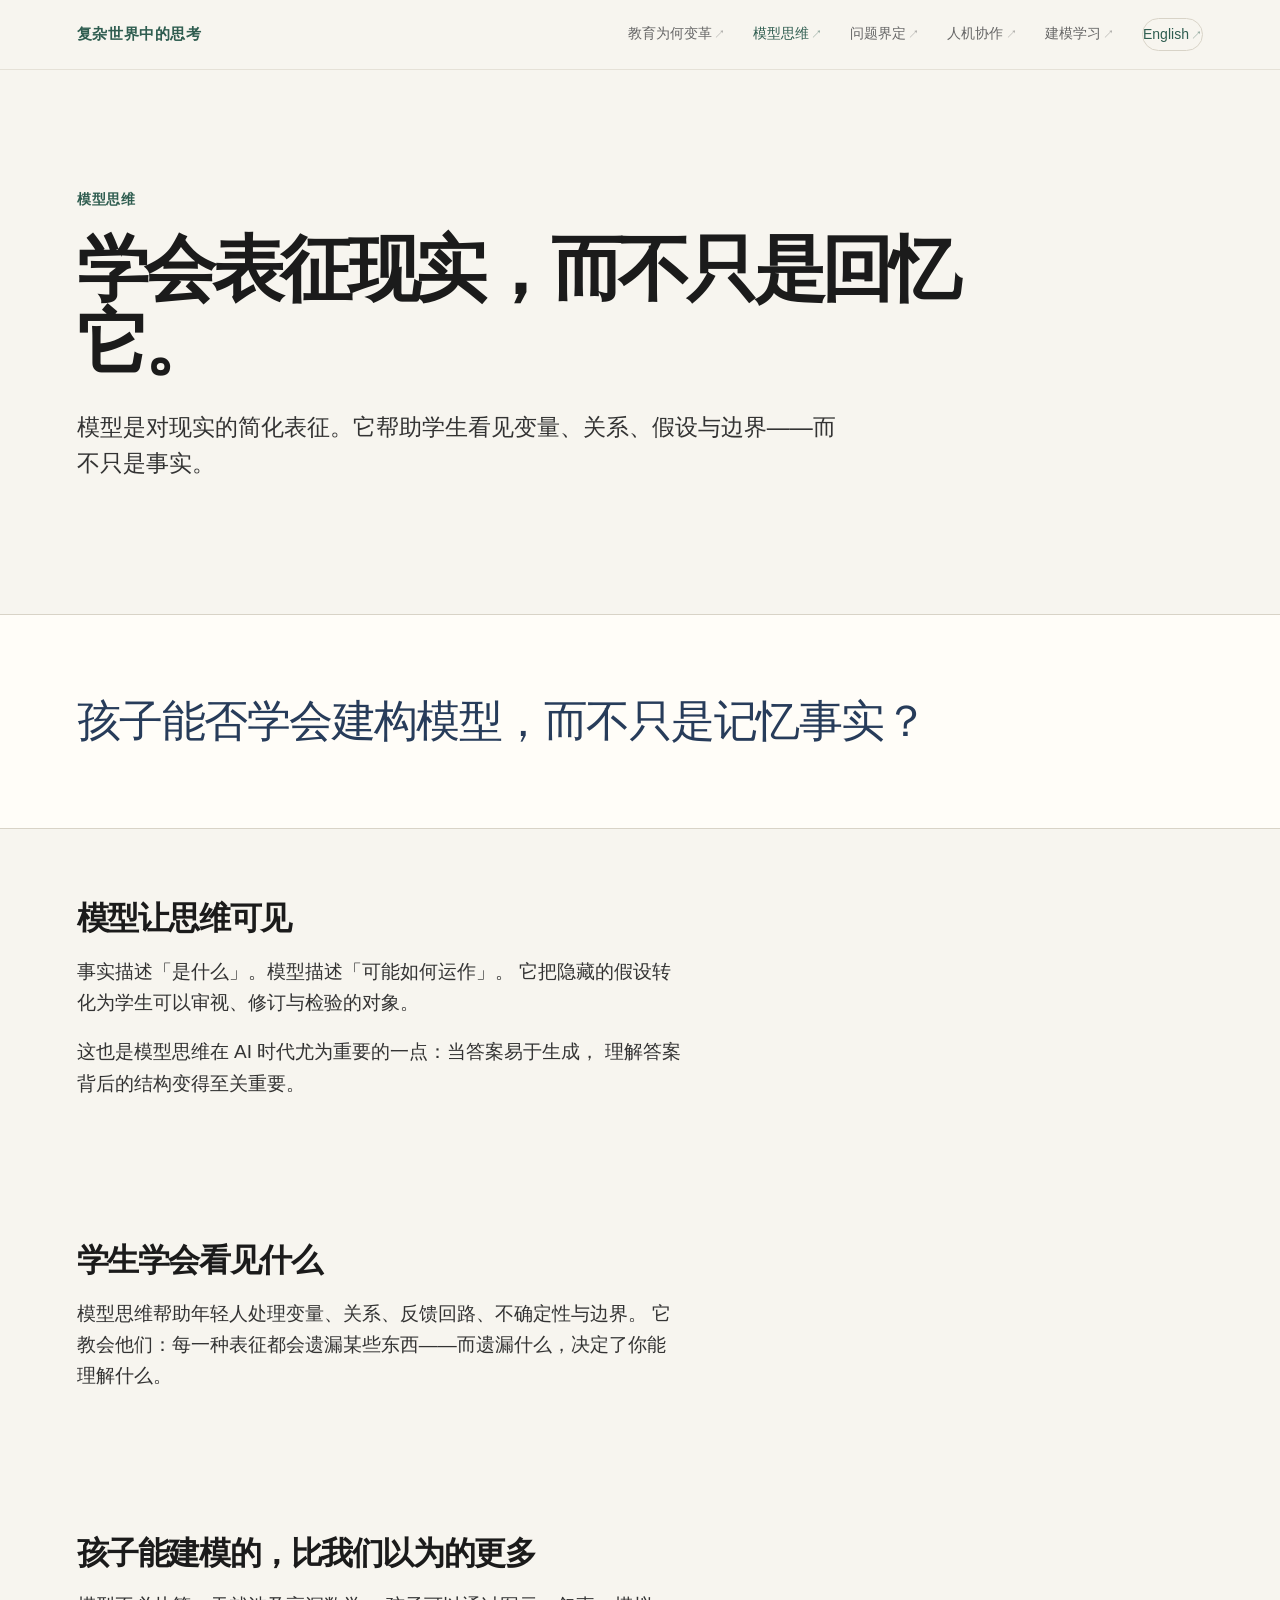
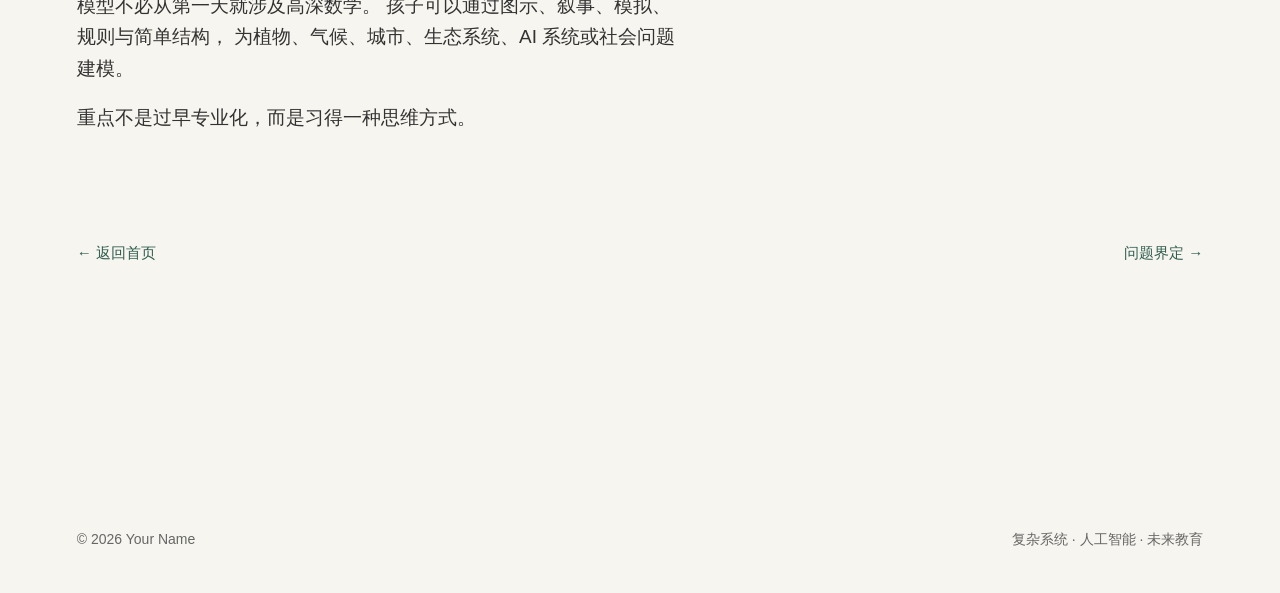
<file: model-thinking-zh.html>
<!DOCTYPE html>
<html lang="zh-CN">
<head>
  <meta charset="UTF-8" />
  <meta name="viewport" content="width=device-width, initial-scale=1.0" />
  <meta name="description" content="孩子能否学会建构模型，而不只是记忆事实？" />
  <title>模型思维 — 复杂世界中的思考</title>
  <link rel="stylesheet" href="style.css" />
</head>

<body class="page-zh">

  <nav class="site-nav" aria-label="主导航">
    <a class="logo" href="index-zh.html">复杂世界中的思考</a>
    <div class="links">
      <a href="why-education-must-change-zh.html">教育为何变革</a>
      <a href="model-thinking-zh.html" aria-current="page">模型思维</a>
      <a href="problem-framing-zh.html">问题界定</a>
      <a href="human-ai-collaboration-zh.html">人机协作</a>
      <a href="learning-through-modelling-zh.html">建模学习</a>
      <a class="lang-switch" href="model-thinking.html" lang="en">English</a>
    </div>
  </nav>

  <main>
    <article class="page">

      <header class="page-hero">
        <div class="eyebrow">模型思维</div>
        <h1>学会表征现实，而不只是回忆它。</h1>
        <p class="lead">
          模型是对现实的简化表征。它帮助学生看见变量、关系、假设与边界——而不只是事实。
        </p>
      </header>

      <div class="central-question">
        <p>孩子能否学会建构模型，而不只是记忆事实？</p>
      </div>

      <section class="prose-block">
        <h2>模型让思维可见</h2>
        <p>
          事实描述「是什么」。模型描述「可能如何运作」。
          它把隐藏的假设转化为学生可以审视、修订与检验的对象。
        </p>
        <p>
          这也是模型思维在 AI 时代尤为重要的一点：当答案易于生成，
          理解答案背后的结构变得至关重要。
        </p>
      </section>

      <section class="prose-block">
        <h2>学生学会看见什么</h2>
        <p>
          模型思维帮助年轻人处理变量、关系、反馈回路、不确定性与边界。
          它教会他们：每一种表征都会遗漏某些东西——而遗漏什么，决定了你能理解什么。
        </p>
      </section>

      <section class="prose-block">
        <h2>孩子能建模的，比我们以为的更多</h2>
        <p>
          模型不必从第一天就涉及高深数学。
          孩子可以通过图示、叙事、模拟、规则与简单结构，
          为植物、气候、城市、生态系统、AI 系统或社会问题建模。
        </p>
        <p>
          重点不是过早专业化，而是习得一种思维方式。
        </p>
      </section>

      <nav class="page-nav" aria-label="相关页面">
        <a class="text-link" href="index-zh.html">← 返回首页</a>
        <a class="text-link" href="problem-framing-zh.html">问题界定 →</a>
      </nav>

    </article>
  </main>

  <footer class="site-footer">
    <div>© 2026 Your Name</div>
    <div>复杂系统 · 人工智能 · 未来教育</div>
  </footer>

</body>
</html>
</file>
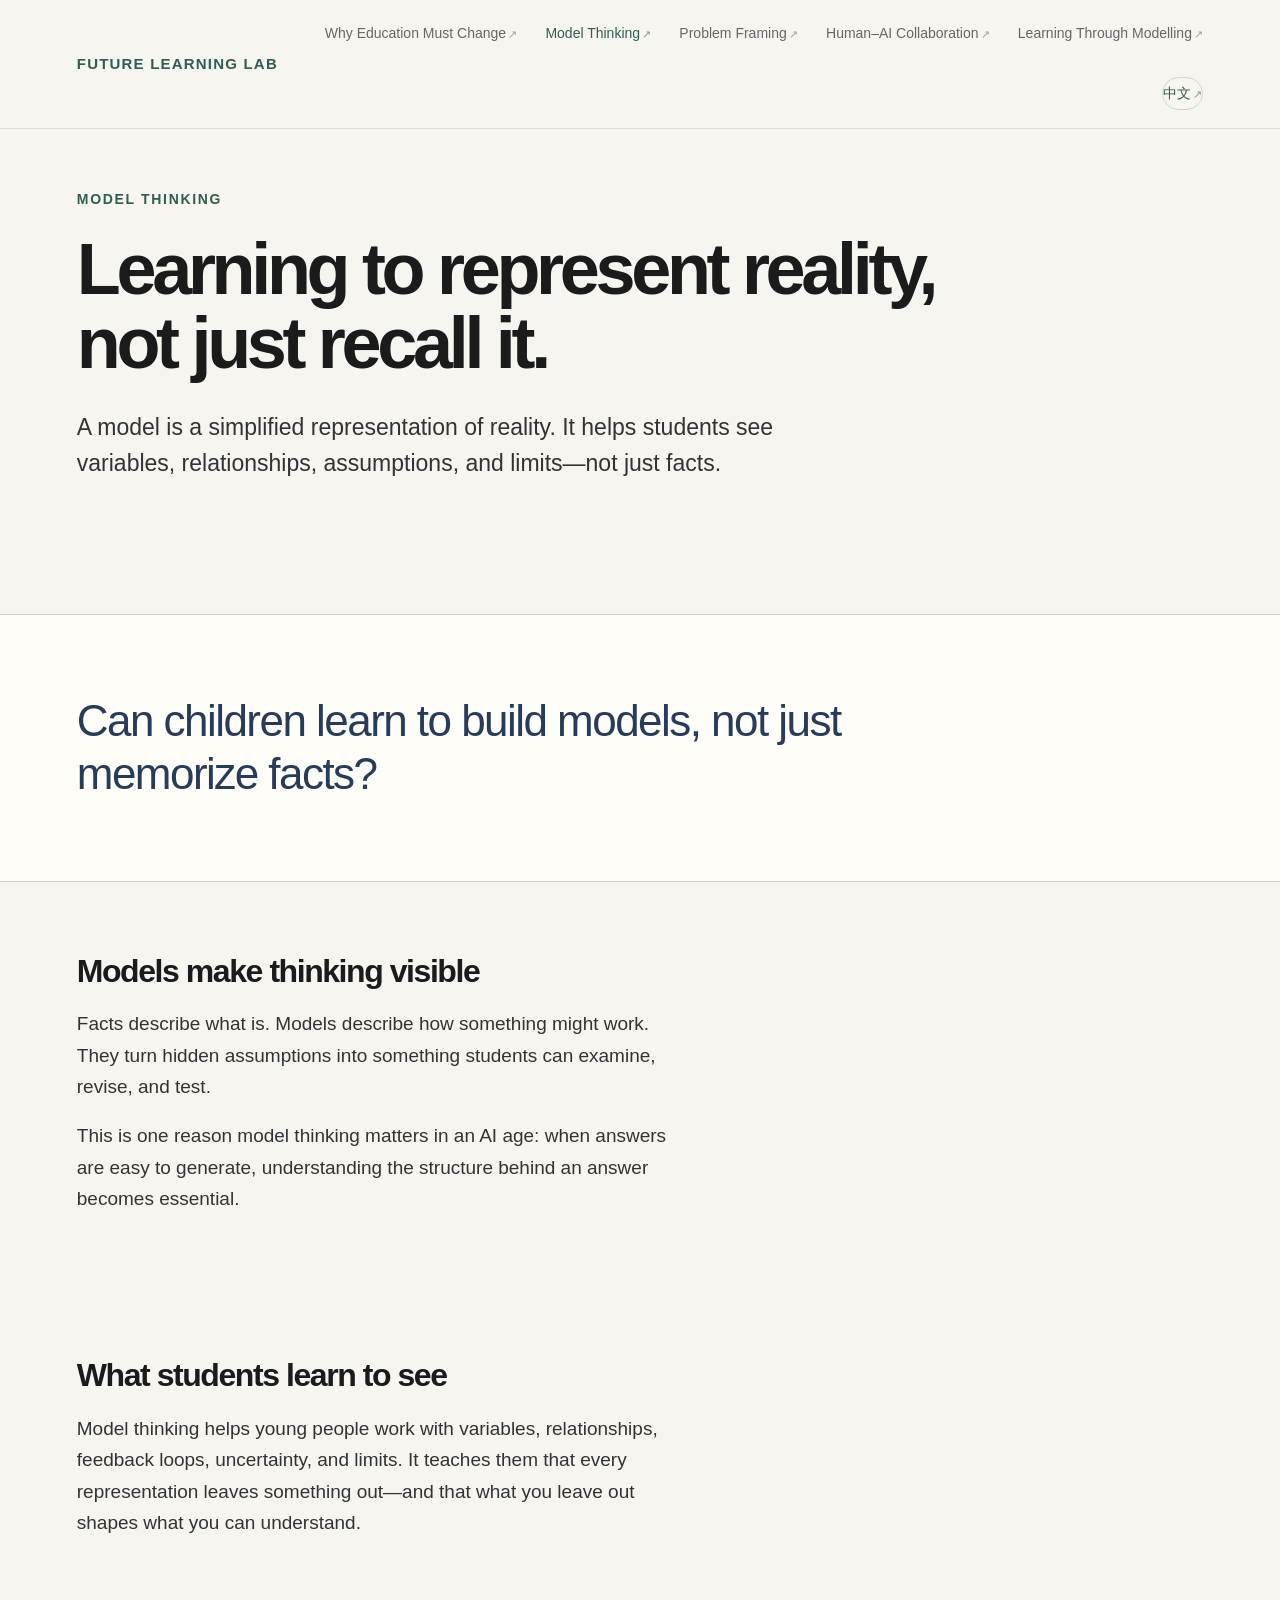
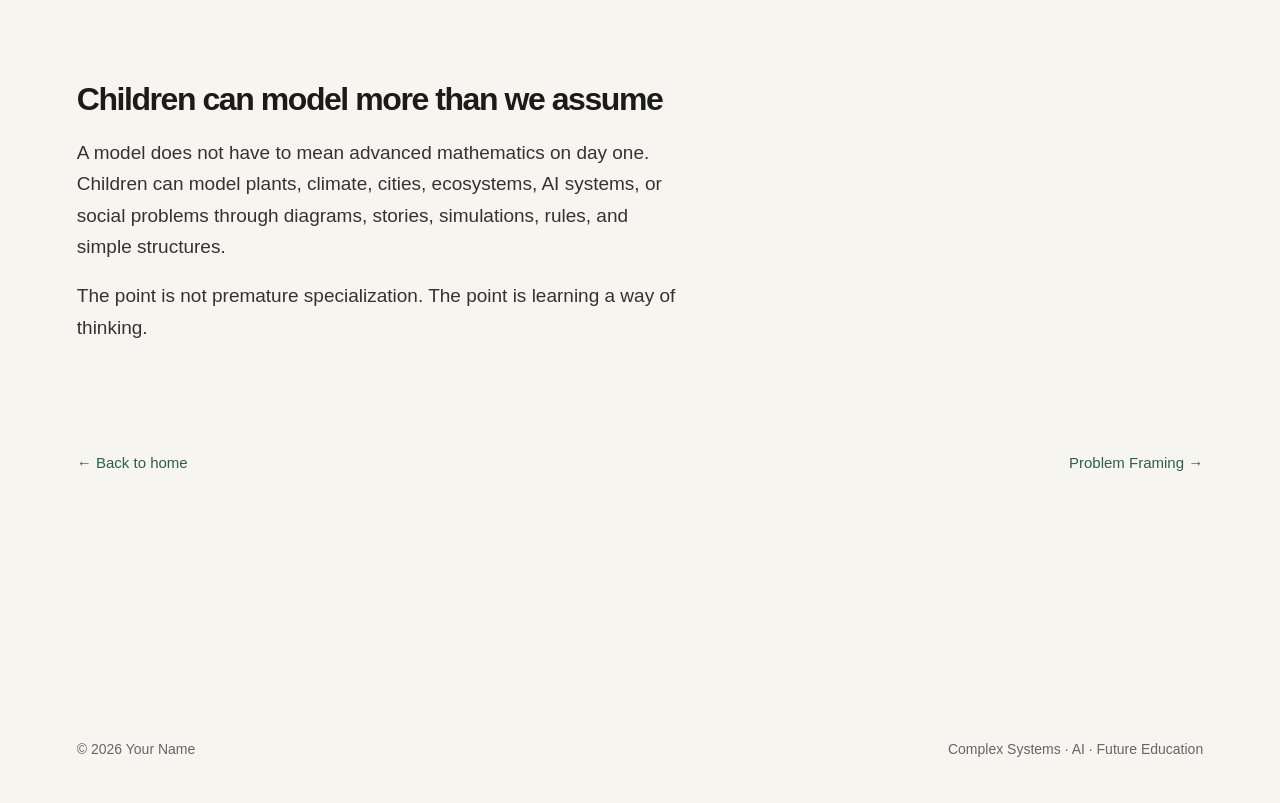
<file: model-thinking.html>
<!DOCTYPE html>
<html lang="en">
<head>
  <meta charset="UTF-8" />
  <meta name="viewport" content="width=device-width, initial-scale=1.0" />
  <meta name="description" content="Can children learn to build models, not just memorize facts?" />
  <title>Model Thinking — Future Learning Lab</title>
  <link rel="stylesheet" href="style.css" />
</head>

<body>

  <nav class="site-nav" aria-label="主导航">
    <a class="logo" href="index.html">Future Learning Lab</a>
    <div class="links">
      <a href="why-education-must-change.html">Why Education Must Change</a>
      <a href="model-thinking.html" aria-current="page">Model Thinking</a>
      <a href="problem-framing.html">Problem Framing</a>
      <a href="human-ai-collaboration.html">Human–AI Collaboration</a>
      <a href="learning-through-modelling.html">Learning Through Modelling</a>
      <a class="lang-switch" href="model-thinking-zh.html" lang="zh-CN">中文</a>
    </div>
  </nav>

  <main>
    <article class="page">

      <header class="page-hero">
        <div class="eyebrow">Model Thinking</div>
        <h1>Learning to represent reality, not just recall it.</h1>
        <p class="lead">
          A model is a simplified representation of reality. It helps students see variables, relationships, assumptions, and limits—not just facts.
        </p>
      </header>

      <div class="central-question">
        <p>Can children learn to build models, not just memorize facts?</p>
      </div>

      <section class="prose-block">
        <h2>Models make thinking visible</h2>
        <p>
          Facts describe what is. Models describe how something might work.
          They turn hidden assumptions into something students can examine, revise, and test.
        </p>
        <p>
          This is one reason model thinking matters in an AI age: when answers are easy to generate, understanding the structure behind an answer becomes essential.
        </p>
      </section>

      <section class="prose-block">
        <h2>What students learn to see</h2>
        <p>
          Model thinking helps young people work with variables, relationships, feedback loops, uncertainty, and limits.
          It teaches them that every representation leaves something out—and that what you leave out shapes what you can understand.
        </p>
      </section>

      <section class="prose-block">
        <h2>Children can model more than we assume</h2>
        <p>
          A model does not have to mean advanced mathematics on day one.
          Children can model plants, climate, cities, ecosystems, AI systems, or social problems
          through diagrams, stories, simulations, rules, and simple structures.
        </p>
        <p>
          The point is not premature specialization. The point is learning a way of thinking.
        </p>
      </section>

      <!-- TODO: Add examples of child-friendly modelling practices (diagrams, simulations, rule systems) -->
      <!-- TODO: Add a short contrast between memorization-centered and model-centered learning -->
      <!-- TODO: Link to /learning-through-modelling for the educational translation -->

      <nav class="page-nav" aria-label="Related pages">
        <a class="text-link" href="index.html">← Back to home</a>
        <a class="text-link" href="problem-framing.html">Problem Framing →</a>
      </nav>

    </article>
  </main>

  <footer class="site-footer">
    <div>© 2026 Your Name</div>
    <div>Complex Systems · AI · Future Education</div>
  </footer>

</body>
</html>
</file>
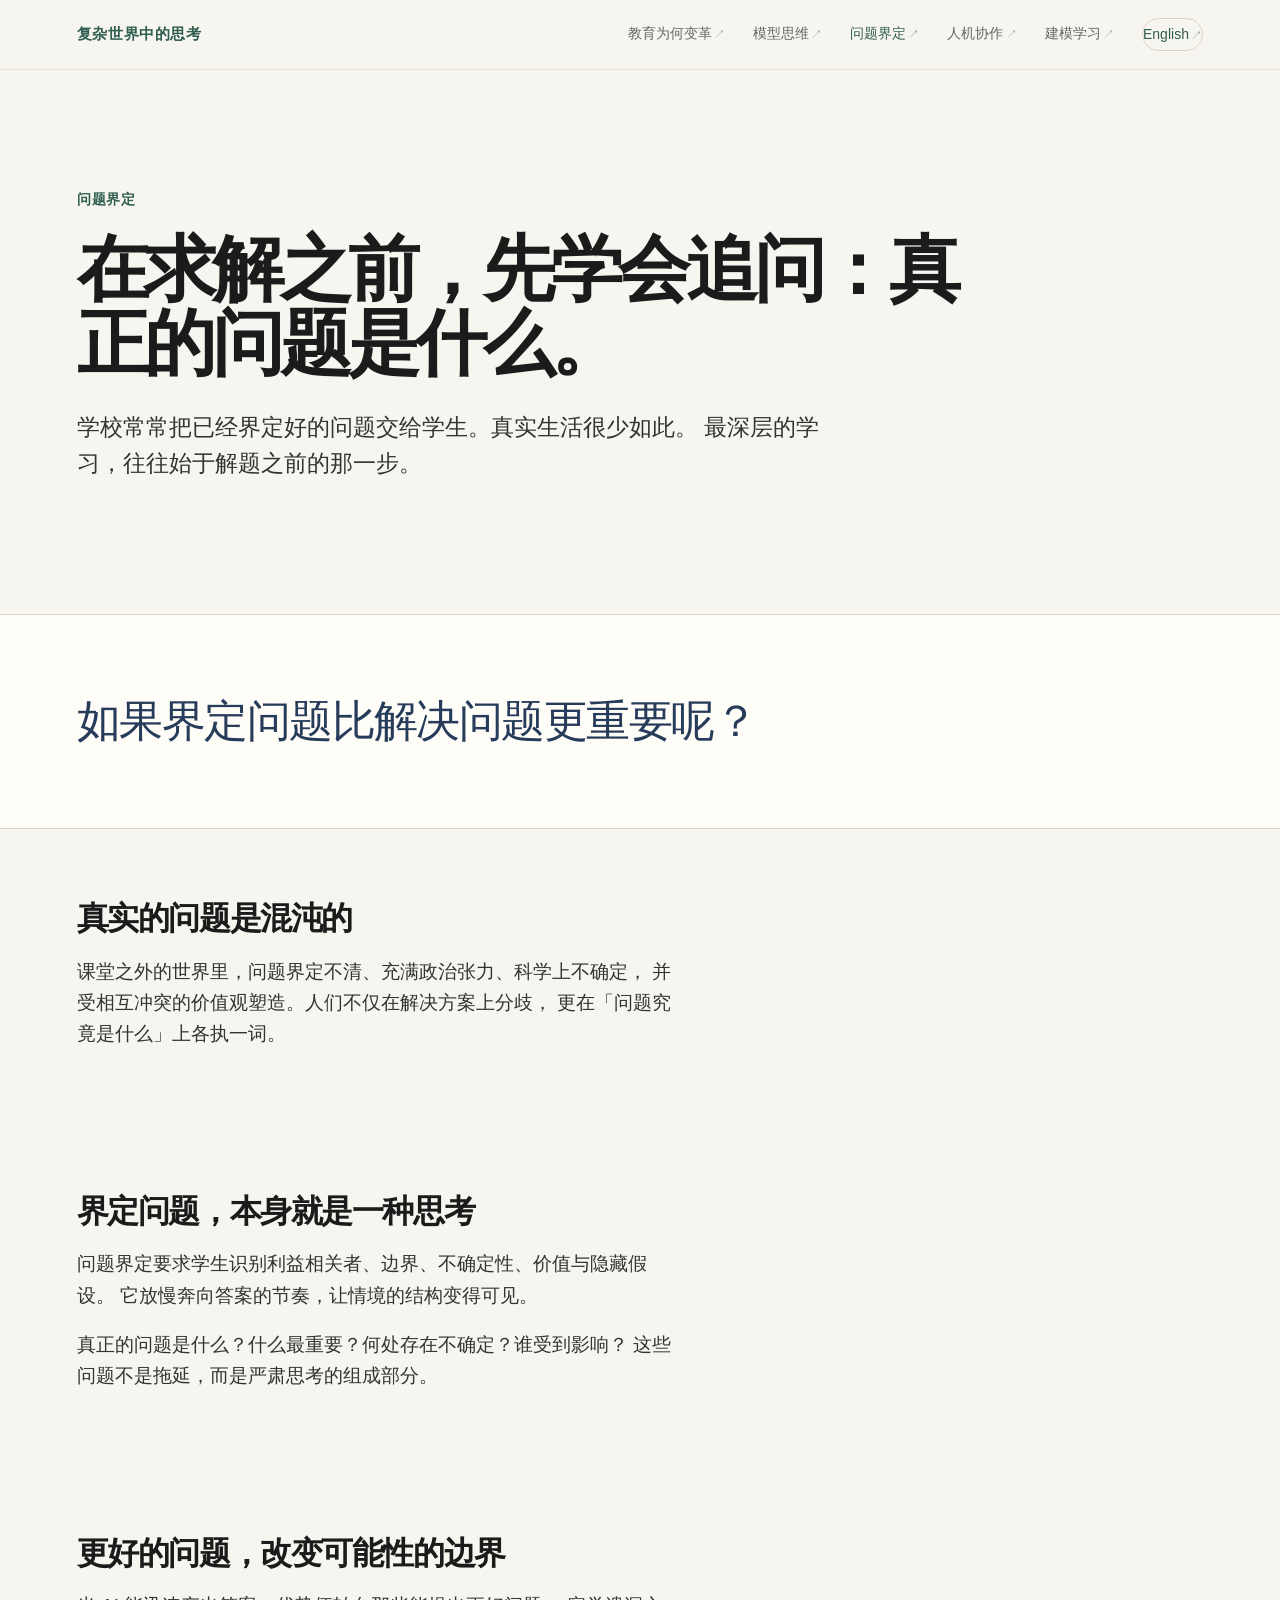
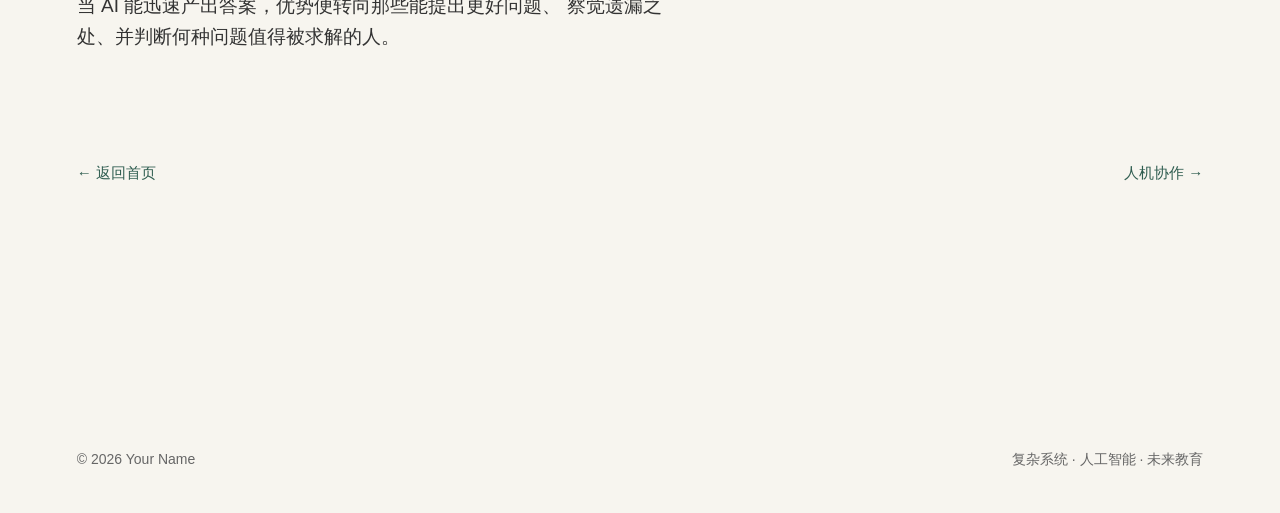
<file: problem-framing-zh.html>
<!DOCTYPE html>
<html lang="zh-CN">
<head>
  <meta charset="UTF-8" />
  <meta name="viewport" content="width=device-width, initial-scale=1.0" />
  <meta name="description" content="如果界定问题比解决问题更重要呢？" />
  <title>问题界定 — 复杂世界中的思考</title>
  <link rel="stylesheet" href="style.css" />
</head>

<body class="page-zh">

  <nav class="site-nav" aria-label="主导航">
    <a class="logo" href="index-zh.html">复杂世界中的思考</a>
    <div class="links">
      <a href="why-education-must-change-zh.html">教育为何变革</a>
      <a href="model-thinking-zh.html">模型思维</a>
      <a href="problem-framing-zh.html" aria-current="page">问题界定</a>
      <a href="human-ai-collaboration-zh.html">人机协作</a>
      <a href="learning-through-modelling-zh.html">建模学习</a>
      <a class="lang-switch" href="problem-framing.html" lang="en">English</a>
    </div>
  </nav>

  <main>
    <article class="page">

      <header class="page-hero">
        <div class="eyebrow">问题界定</div>
        <h1>在求解之前，先学会追问：真正的问题是什么。</h1>
        <p class="lead">
          学校常常把已经界定好的问题交给学生。真实生活很少如此。
          最深层的学习，往往始于解题之前的那一步。
        </p>
      </header>

      <div class="central-question">
        <p>如果界定问题比解决问题更重要呢？</p>
      </div>

      <section class="prose-block">
        <h2>真实的问题是混沌的</h2>
        <p>
          课堂之外的世界里，问题界定不清、充满政治张力、科学上不确定，
          并受相互冲突的价值观塑造。人们不仅在解决方案上分歧，
          更在「问题究竟是什么」上各执一词。
        </p>
      </section>

      <section class="prose-block">
        <h2>界定问题，本身就是一种思考</h2>
        <p>
          问题界定要求学生识别利益相关者、边界、不确定性、价值与隐藏假设。
          它放慢奔向答案的节奏，让情境的结构变得可见。
        </p>
        <p>
          真正的问题是什么？什么最重要？何处存在不确定？谁受到影响？
          这些问题不是拖延，而是严肃思考的组成部分。
        </p>
      </section>

      <section class="prose-block">
        <h2>更好的问题，改变可能性的边界</h2>
        <p>
          当 AI 能迅速产出答案，优势便转向那些能提出更好问题、
          察觉遗漏之处、并判断何种问题值得被求解的人。
        </p>
      </section>

      <nav class="page-nav" aria-label="相关页面">
        <a class="text-link" href="index-zh.html">← 返回首页</a>
        <a class="text-link" href="human-ai-collaboration-zh.html">人机协作 →</a>
      </nav>

    </article>
  </main>

  <footer class="site-footer">
    <div>© 2026 Your Name</div>
    <div>复杂系统 · 人工智能 · 未来教育</div>
  </footer>

</body>
</html>
</file>
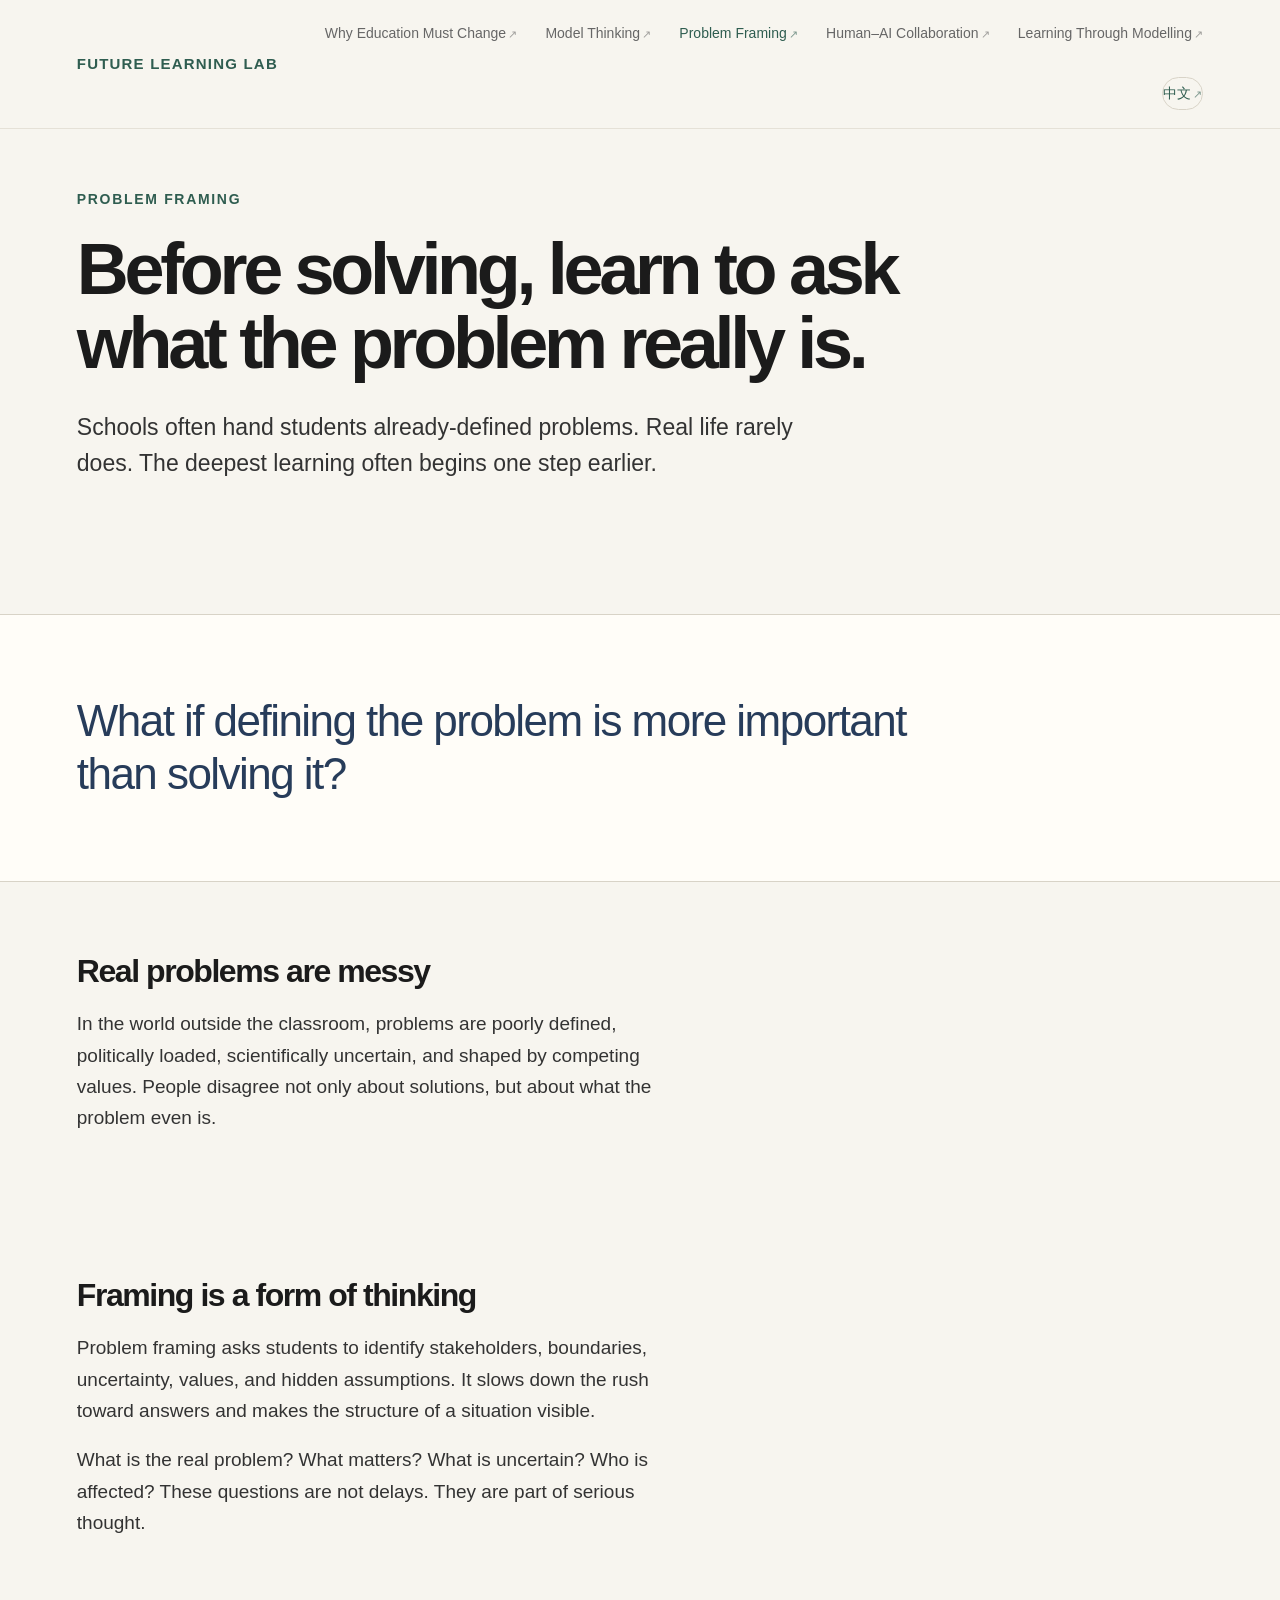
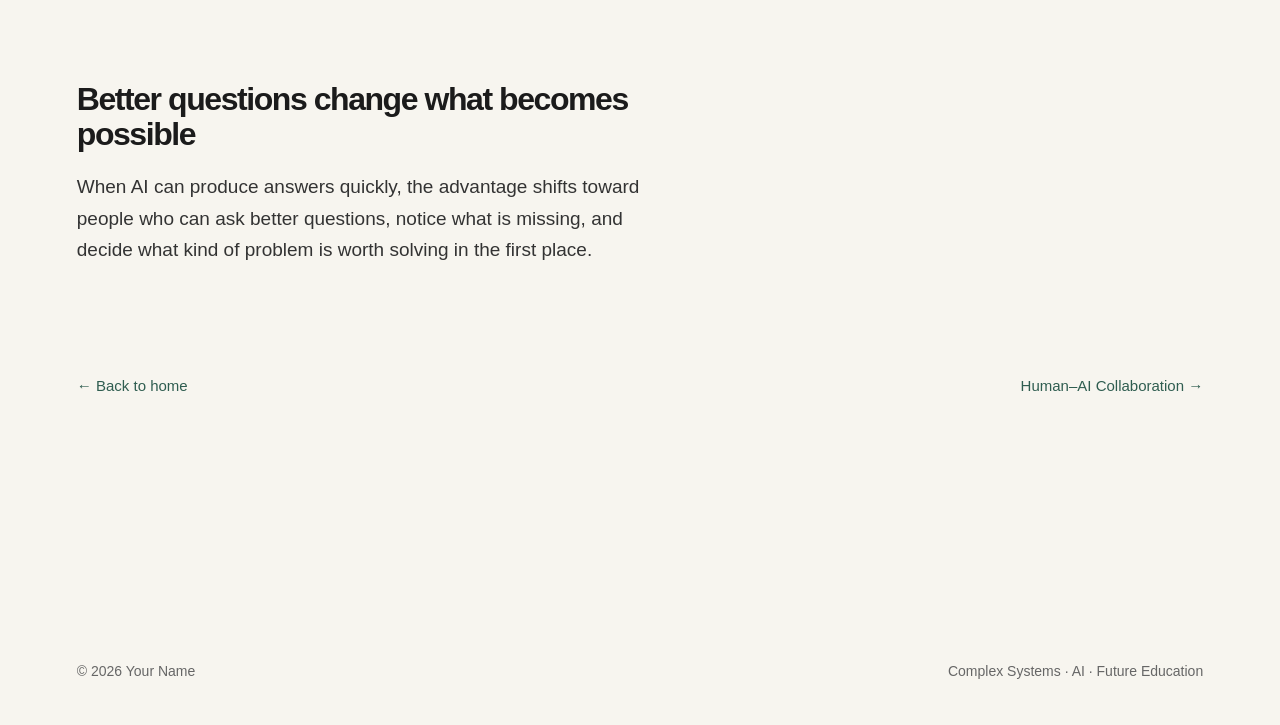
<file: problem-framing.html>
<!DOCTYPE html>
<html lang="en">
<head>
  <meta charset="UTF-8" />
  <meta name="viewport" content="width=device-width, initial-scale=1.0" />
  <meta name="description" content="What if defining the problem is more important than solving it?" />
  <title>Problem Framing — Future Learning Lab</title>
  <link rel="stylesheet" href="style.css" />
</head>

<body>

  <nav class="site-nav" aria-label="主导航">
    <a class="logo" href="index.html">Future Learning Lab</a>
    <div class="links">
      <a href="why-education-must-change.html">Why Education Must Change</a>
      <a href="model-thinking.html">Model Thinking</a>
      <a href="problem-framing.html" aria-current="page">Problem Framing</a>
      <a href="human-ai-collaboration.html">Human–AI Collaboration</a>
      <a href="learning-through-modelling.html">Learning Through Modelling</a>
      <a class="lang-switch" href="problem-framing-zh.html" lang="zh-CN">中文</a>
    </div>
  </nav>

  <main>
    <article class="page">

      <header class="page-hero">
        <div class="eyebrow">Problem Framing</div>
        <h1>Before solving, learn to ask what the problem really is.</h1>
        <p class="lead">
          Schools often hand students already-defined problems. Real life rarely does.
          The deepest learning often begins one step earlier.
        </p>
      </header>

      <div class="central-question">
        <p>What if defining the problem is more important than solving it?</p>
      </div>

      <section class="prose-block">
        <h2>Real problems are messy</h2>
        <p>
          In the world outside the classroom, problems are poorly defined, politically loaded, scientifically uncertain, and shaped by competing values.
          People disagree not only about solutions, but about what the problem even is.
        </p>
      </section>

      <section class="prose-block">
        <h2>Framing is a form of thinking</h2>
        <p>
          Problem framing asks students to identify stakeholders, boundaries, uncertainty, values, and hidden assumptions.
          It slows down the rush toward answers and makes the structure of a situation visible.
        </p>
        <p>
          What is the real problem? What matters? What is uncertain? Who is affected?
          These questions are not delays. They are part of serious thought.
        </p>
      </section>

      <section class="prose-block">
        <h2>Better questions change what becomes possible</h2>
        <p>
          When AI can produce answers quickly, the advantage shifts toward people who can ask better questions,
          notice what is missing, and decide what kind of problem is worth solving in the first place.
        </p>
      </section>

      <!-- TODO: Add a short example of a school problem vs. a real-world messy problem -->
      <!-- TODO: Add a section on stakeholder mapping and values in student inquiry -->
      <!-- TODO: Connect problem framing to model thinking and judgment -->

      <nav class="page-nav" aria-label="Related pages">
        <a class="text-link" href="index.html">← Back to home</a>
        <a class="text-link" href="human-ai-collaboration.html">Human–AI Collaboration →</a>
      </nav>

    </article>
  </main>

  <footer class="site-footer">
    <div>© 2026 Your Name</div>
    <div>Complex Systems · AI · Future Education</div>
  </footer>

</body>
</html>
</file>
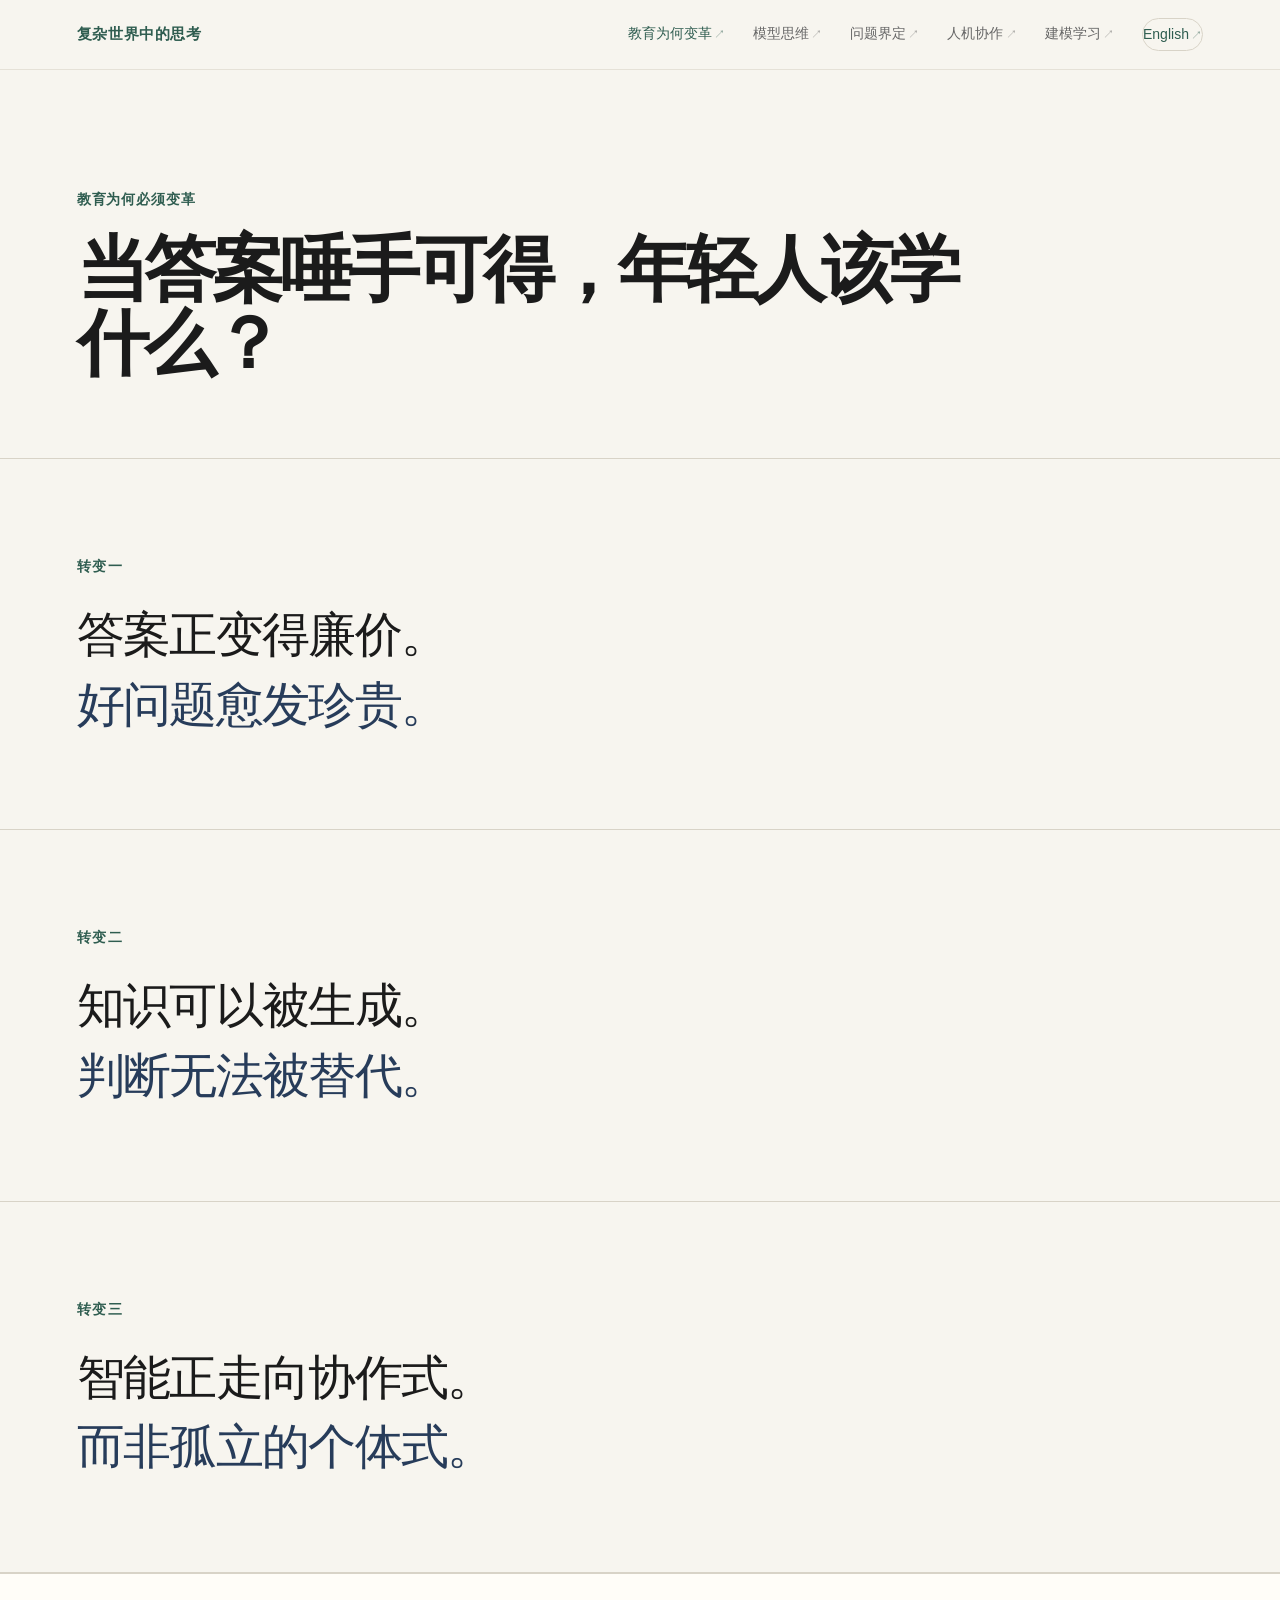
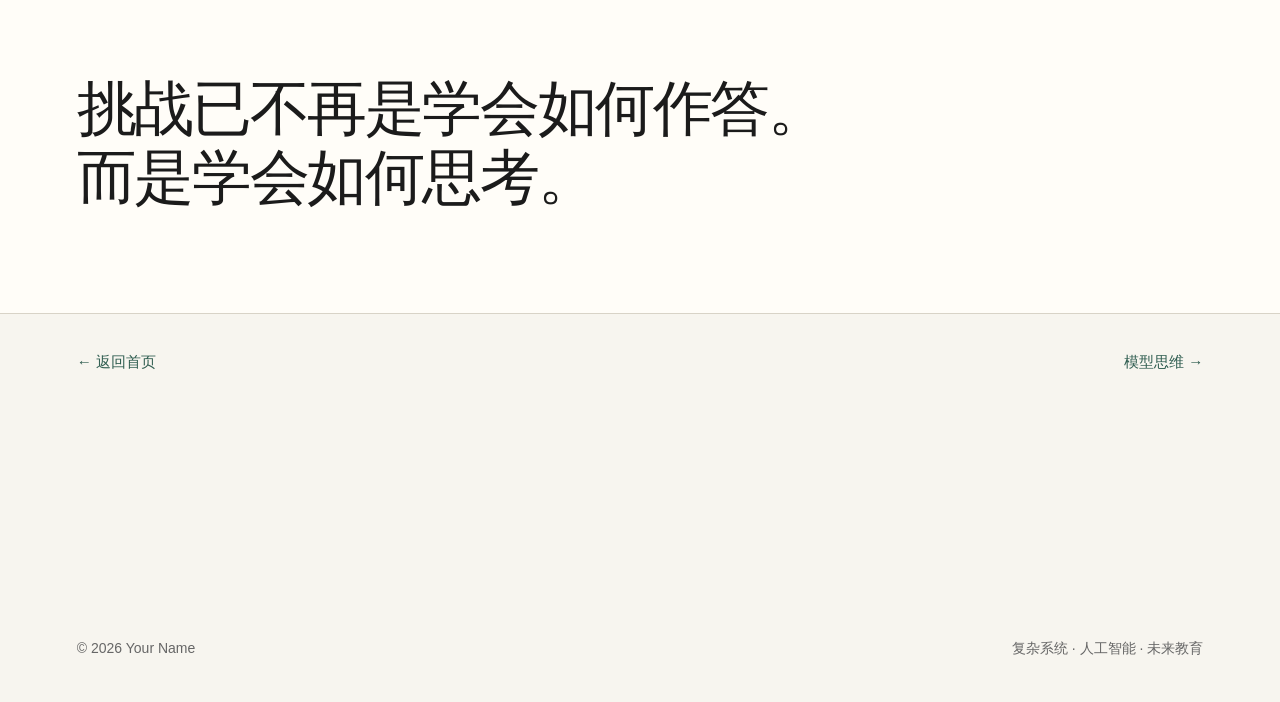
<file: why-education-must-change-zh.html>
<!DOCTYPE html>
<html lang="zh-CN">
<head>
  <meta charset="UTF-8" />
  <meta name="viewport" content="width=device-width, initial-scale=1.0" />
  <meta name="description" content="当答案不再稀缺，教育应守护与培育什么？" />
  <title>教育为何必须变革 — 复杂世界中的思考</title>
  <link rel="stylesheet" href="style.css" />
</head>

<body class="page-zh">

  <nav class="site-nav" aria-label="主导航">
    <a class="logo" href="index-zh.html">复杂世界中的思考</a>
    <div class="links">
      <a href="why-education-must-change-zh.html" aria-current="page">教育为何变革</a>
      <a href="model-thinking-zh.html">模型思维</a>
      <a href="problem-framing-zh.html">问题界定</a>
      <a href="human-ai-collaboration-zh.html">人机协作</a>
      <a href="learning-through-modelling-zh.html">建模学习</a>
      <a class="lang-switch" href="why-education-must-change.html" lang="en">English</a>
    </div>
  </nav>

  <main>
    <article class="page">

      <header class="page-hero page-hero--compact">
        <div class="eyebrow">教育为何必须变革</div>
        <h1>当答案唾手可得，年轻人该学什么？</h1>
      </header>

      <div class="shifts">

        <section class="shift">
          <div class="shift__label">转变一</div>
          <p class="shift__line">答案正变得廉价。</p>
          <p class="shift__line shift__line--accent">好问题愈发珍贵。</p>
        </section>

        <section class="shift">
          <div class="shift__label">转变二</div>
          <p class="shift__line">知识可以被生成。</p>
          <p class="shift__line shift__line--accent">判断无法被替代。</p>
        </section>

        <section class="shift">
          <div class="shift__label">转变三</div>
          <p class="shift__line">智能正走向协作式。</p>
          <p class="shift__line shift__line--accent">而非孤立的个体式。</p>
        </section>

      </div>

      <div class="statement statement--closing">
        <p>
          挑战已不再是学会如何作答。<br />
          而是学会如何思考。
        </p>
      </div>

      <nav class="page-nav" aria-label="相关页面">
        <a class="text-link" href="index-zh.html">← 返回首页</a>
        <a class="text-link" href="model-thinking-zh.html">模型思维 →</a>
      </nav>

    </article>
  </main>

  <footer class="site-footer">
    <div>© 2026 Your Name</div>
    <div>复杂系统 · 人工智能 · 未来教育</div>
  </footer>

</body>
</html>
</file>
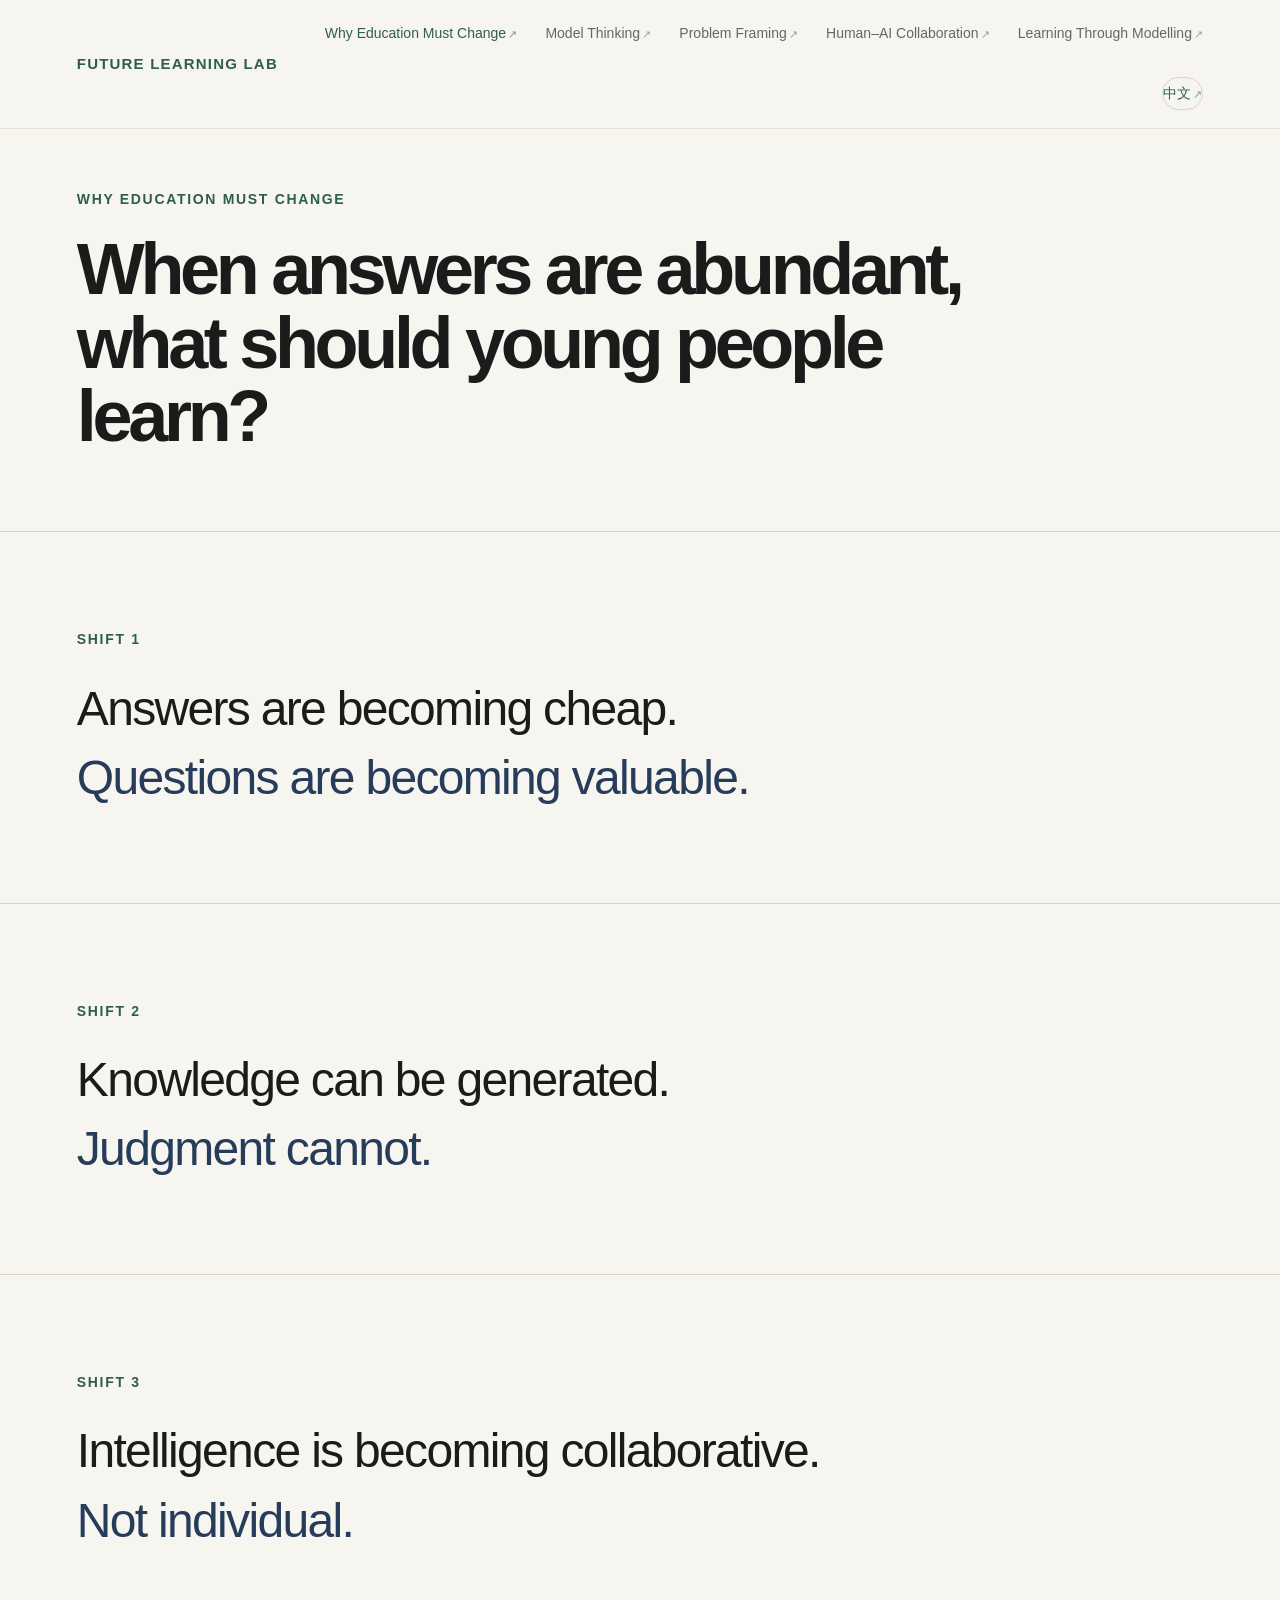
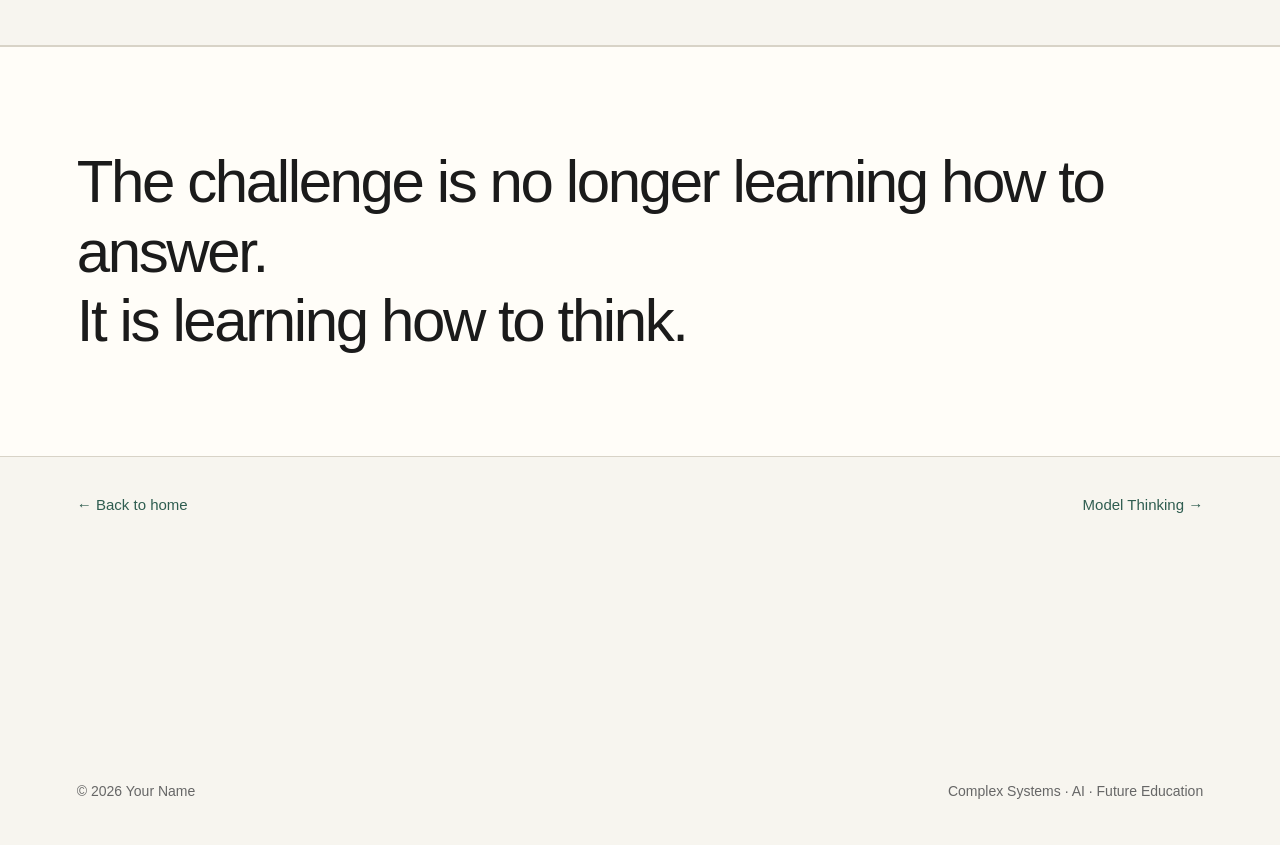
<file: why-education-must-change.html>
<!DOCTYPE html>
<html lang="en">
<head>
  <meta charset="UTF-8" />
  <meta name="viewport" content="width=device-width, initial-scale=1.0" />
  <meta name="description" content="What should education protect and cultivate when answers are no longer scarce?" />
  <title>Why Education Must Change — Future Learning Lab</title>
  <link rel="stylesheet" href="style.css" />
</head>

<body>

  <nav class="site-nav" aria-label="主导航">
    <a class="logo" href="index.html">Future Learning Lab</a>
    <div class="links">
      <a href="why-education-must-change.html" aria-current="page">Why Education Must Change</a>
      <a href="model-thinking.html">Model Thinking</a>
      <a href="problem-framing.html">Problem Framing</a>
      <a href="human-ai-collaboration.html">Human–AI Collaboration</a>
      <a href="learning-through-modelling.html">Learning Through Modelling</a>
      <a class="lang-switch" href="why-education-must-change-zh.html" lang="zh-CN">中文</a>
    </div>
  </nav>

  <main>
    <article class="page">

      <header class="page-hero page-hero--compact">
        <div class="eyebrow">Why Education Must Change</div>
        <h1>When answers are abundant, what should young people learn?</h1>
      </header>

      <div class="shifts">

        <section class="shift">
          <div class="shift__label">Shift 1</div>
          <p class="shift__line">Answers are becoming cheap.</p>
          <p class="shift__line shift__line--accent">Questions are becoming valuable.</p>
        </section>

        <section class="shift">
          <div class="shift__label">Shift 2</div>
          <p class="shift__line">Knowledge can be generated.</p>
          <p class="shift__line shift__line--accent">Judgment cannot.</p>
        </section>

        <section class="shift">
          <div class="shift__label">Shift 3</div>
          <p class="shift__line">Intelligence is becoming collaborative.</p>
          <p class="shift__line shift__line--accent">Not individual.</p>
        </section>

      </div>

      <div class="statement statement--closing">
        <p>
          The challenge is no longer learning how to answer.<br />
          It is learning how to think.
        </p>
      </div>

      <nav class="page-nav" aria-label="Related pages">
        <a class="text-link" href="index.html">← Back to home</a>
        <a class="text-link" href="model-thinking.html">Model Thinking →</a>
      </nav>

    </article>
  </main>

  <footer class="site-footer">
    <div>© 2026 Your Name</div>
    <div>Complex Systems · AI · Future Education</div>
  </footer>

</body>
</html>
</file>
<file: style.css>
/* ==========================================================================
   Future Learning Lab — Personal Site Styles
   ========================================================================== */

/* --------------------------------------------------------------------------
   Design tokens
   -------------------------------------------------------------------------- */
:root {
  --bg: #f7f5ef;
  --text: #1b1b1b;
  --muted: #666;
  --line: #d8d3c7;
  --green: #2f5d50;
  --blue: #273c5a;
  --card: #ffffffcc;

  --page-padding-x: clamp(20px, 6vw, 8vw);
  --section-padding-y: clamp(72px, 12vw, 110px);
  --nav-height: 68px;
}

/* --------------------------------------------------------------------------
   Base
   -------------------------------------------------------------------------- */
*,
*::before,
*::after {
  box-sizing: border-box;
}

html {
  scroll-behavior: smooth;
  -webkit-text-size-adjust: 100%;
}

body {
  margin: 0;
  font-family: -apple-system, BlinkMacSystemFont, "Inter", "Helvetica Neue",
    "PingFang SC", "Microsoft YaHei", sans-serif;
  background: var(--bg);
  color: var(--text);
  line-height: 1.65;
  overflow-x: hidden;
}

a {
  color: inherit;
  text-decoration: none;
}

img {
  max-width: 100%;
  height: auto;
}

/* --------------------------------------------------------------------------
   Navigation
   -------------------------------------------------------------------------- */
.site-nav {
  position: fixed;
  top: 0;
  left: 0;
  right: 0;
  width: 100%;
  min-height: var(--nav-height);
  padding: 18px var(--page-padding-x);
  display: flex;
  justify-content: space-between;
  align-items: center;
  gap: 16px;
  background: rgba(247, 245, 239, 0.85);
  backdrop-filter: blur(12px);
  -webkit-backdrop-filter: blur(12px);
  z-index: 10;
  border-bottom: 1px solid rgba(216, 211, 199, 0.6);
}

.site-nav .logo {
  font-size: clamp(13px, 2.5vw, 15px);
  letter-spacing: 0.08em;
  text-transform: uppercase;
  color: var(--green);
  font-weight: 600;
  flex-shrink: 0;
}

.site-nav .links {
  display: flex;
  flex-wrap: wrap;
  justify-content: flex-end;
  gap: clamp(14px, 3vw, 28px);
  font-size: 14px;
  color: var(--muted);
}

.site-nav .links a {
  padding: 4px 0;
  transition: color 0.2s ease;
}

.site-nav .links a:hover,
.site-nav .links a:focus-visible {
  color: var(--green);
}

.site-nav .lang-switch {
  padding: 5px 12px;
  border: 1px solid var(--line);
  border-radius: 999px;
  color: var(--green);
  font-weight: 500;
  white-space: nowrap;
  transition: background 0.2s ease, border-color 0.2s ease;
}

.site-nav .lang-switch:hover,
.site-nav .lang-switch:focus-visible {
  background: rgba(47, 93, 80, 0.08);
  border-color: var(--green);
}

/* --------------------------------------------------------------------------
   Sections — shared layout
   -------------------------------------------------------------------------- */
section {
  padding: var(--section-padding-y) var(--page-padding-x);
}

.eyebrow {
  color: var(--green);
  font-size: 14px;
  letter-spacing: 0.12em;
  text-transform: uppercase;
  margin-bottom: 22px;
  font-weight: 600;
}

h1 {
  font-size: clamp(36px, 7vw, 92px);
  line-height: 1.02;
  letter-spacing: -0.06em;
  margin: 0 0 30px;
  max-width: 980px;
}

h2 {
  font-size: clamp(28px, 5vw, 64px);
  line-height: 1.08;
  letter-spacing: -0.045em;
  margin: 0 0 28px;
}

h3 {
  font-size: clamp(20px, 3vw, 24px);
  margin: 0 0 14px;
  letter-spacing: -0.02em;
}

h4 {
  font-size: clamp(16px, 2vw, 18px);
  font-weight: 400;
  color: var(--muted);
  line-height: 1.55;
  margin: 0 0 28px;
  max-width: 760px;
}

.lead {
  font-size: clamp(18px, 2.5vw, 23px);
  color: #333;
  max-width: 760px;
  line-height: 1.55;
}

.sublead {
  font-size: clamp(16px, 2vw, 18px);
  color: var(--muted);
  max-width: 680px;
}

/* --------------------------------------------------------------------------
   Hero
   -------------------------------------------------------------------------- */
.hero {
  min-height: 100vh;
  min-height: 100dvh;
  display: grid;
  grid-template-columns: 1.2fr 0.8fr;
  gap: clamp(40px, 6vw, 70px);
  align-items: center;
  padding-top: calc(var(--nav-height) + 60px);
}

.hero__tags {
  display: flex;
  flex-wrap: wrap;
  gap: 12px;
  margin-top: 34px;
}

.tag {
  padding: 9px 14px;
  border: 1px solid var(--line);
  border-radius: 999px;
  font-size: 14px;
  background: rgba(255, 255, 255, 0.5);
}

.hero__visual {
  position: relative;
  width: 100%;
  max-width: 440px;
  margin-left: auto;
  aspect-ratio: 400 / 520;
}

.hero__svg {
  display: block;
  width: 100%;
  height: 100%;
}

.hero__network {
  opacity: 0.04;
}

.hero__path {
  stroke-dasharray: 1;
  stroke-dashoffset: 1;
  animation: hero-draw 2.6s ease-out forwards;
}

.hero__node {
  fill: #35594a;
  opacity: 0;
  animation: hero-node-in 0.35s ease forwards;
}

.hero__node:nth-of-type(1) { animation-delay: 0.35s; }
.hero__node:nth-of-type(2) { animation-delay: 0.75s; }
.hero__node:nth-of-type(3) { animation-delay: 1.15s; }
.hero__node:nth-of-type(4) { animation-delay: 1.55s; }
.hero__node:nth-of-type(5) { animation-delay: 1.95s; }
.hero__node:nth-of-type(6) { animation-delay: 2.35s; }

@keyframes hero-draw {
  to {
    stroke-dashoffset: 0;
  }
}

@keyframes hero-node-in {
  to {
    opacity: 1;
  }
}

.hero__labels {
  list-style: none;
  margin: 0;
  padding: 0;
}

.hero__label {
  position: absolute;
  left: var(--x);
  top: var(--y);
  transform: translateY(-50%);
  line-height: 1.25;
}

.hero__label-en {
  display: block;
  font-size: clamp(12px, 1.5vw, 14px);
  font-weight: 800;
  letter-spacing: 0.08em;
  text-transform: uppercase;
  color: #1b1b1b;
  white-space: nowrap;
}

.page-zh .eyebrow {
  text-transform: none;
  letter-spacing: 0.06em;
}

.page-zh .site-nav .logo {
  text-transform: none;
  letter-spacing: 0.04em;
}

.hero__label-zh {
  display: block;
  margin-top: 5px;
  font-size: clamp(10px, 1.2vw, 12px);
  font-weight: 400;
  letter-spacing: 0.02em;
  color: #666;
  white-space: nowrap;
}

.hero__label-zh--solo {
  margin-top: 0;
  font-size: clamp(11px, 1.35vw, 13px);
  font-weight: 700;
  color: var(--text);
}

@media (prefers-reduced-motion: reduce) {
  .hero__path {
    animation: none;
    stroke-dashoffset: 0;
  }

  .hero__node {
    animation: none;
    opacity: 1;
  }
}

/* --------------------------------------------------------------------------
   Statement banner
   -------------------------------------------------------------------------- */
.statement {
  border-top: 1px solid var(--line);
  border-bottom: 1px solid var(--line);
  padding: clamp(56px, 10vw, 100px) var(--page-padding-x);
  background: #fffdf8;
}

.statement p {
  font-size: clamp(24px, 5vw, 60px);
  line-height: 1.16;
  letter-spacing: -0.04em;
  max-width: 1150px;
  margin: 0;
}

.statement--inset {
  margin-top: 40px;
  border-top: 1px solid var(--line);
  border-bottom: 1px solid var(--line);
  padding: clamp(40px, 7vw, 64px) 0;
  background: transparent;
}

/* --------------------------------------------------------------------------
   Core ideas — three-column cards
   -------------------------------------------------------------------------- */
.grid-3 {
  display: grid;
  grid-template-columns: repeat(3, 1fr);
  gap: 24px;
  margin-top: 54px;
}

.card {
  background: var(--card);
  border: 1px solid var(--line);
  border-radius: 24px;
  padding: clamp(24px, 4vw, 30px);
  min-height: 280px;
}

.card .num {
  color: var(--green);
  font-size: 14px;
  letter-spacing: 0.12em;
  margin-bottom: 34px;
}

.card p {
  color: var(--muted);
  margin: 0;
}

.card--link {
  display: block;
  color: inherit;
  transition: border-color 0.2s ease, box-shadow 0.2s ease, transform 0.2s ease;
}

.card--link:hover,
.card--link:focus-visible {
  border-color: var(--green);
  box-shadow: 0 16px 48px rgba(47, 93, 80, 0.08);
  transform: translateY(-2px);
}

.card__more {
  display: inline-block;
  margin-top: 28px;
  font-size: 14px;
  color: var(--green);
  font-weight: 500;
}

.text-link {
  display: inline-block;
  margin-top: 36px;
  font-size: 15px;
  color: var(--green);
  font-weight: 500;
  transition: opacity 0.2s ease;
}

.text-link:hover,
.text-link:focus-visible {
  opacity: 0.75;
}

/* Homepage link indicator */
.site-nav .links a::after,
.card--link h3::after,
#about-journey .text-link::after,
#invitation .button::after {
  content: "↗";
  margin-left: 0.2em;
  font-size: 0.82em;
  font-weight: 400;
  opacity: 0.6;
  display: inline-block;
  transition: opacity 0.2s ease, transform 0.2s ease;
}

.site-nav .links a:hover::after,
.site-nav .links a:focus-visible::after,
.card--link:hover h3::after,
.card--link:focus-visible h3::after,
#about-journey .text-link:hover::after,
#about-journey .text-link:focus-visible::after,
#invitation .button:hover::after,
#invitation .button:focus-visible::after {
  opacity: 0.9;
  transform: translate(1px, -1px);
}

/* --------------------------------------------------------------------------
   Split layout (science bridge, Yungu)
   -------------------------------------------------------------------------- */
.split {
  display: grid;
  grid-template-columns: 0.85fr 1.15fr;
  gap: clamp(40px, 6vw, 70px);
  align-items: start;
}

.quote {
  font-size: clamp(24px, 4vw, 52px);
  line-height: 1.18;
  letter-spacing: -0.04em;
  color: var(--blue);
}

.evidence-list {
  display: grid;
  gap: 24px;
}

.evidence {
  padding-bottom: 24px;
  border-bottom: 1px solid var(--line);
}

.evidence:last-child {
  border-bottom: none;
  padding-bottom: 0;
}

.evidence strong {
  display: block;
  font-size: clamp(17px, 2.5vw, 19px);
  margin-bottom: 8px;
}

.evidence span {
  color: var(--muted);
}

/* --------------------------------------------------------------------------
   Projects
   -------------------------------------------------------------------------- */
.projects {
  background: #ece8dd;
}

.projects--inset {
  margin-top: 64px;
  padding: clamp(40px, 6vw, 64px);
  border-radius: 28px;
}

.project-card {
  display: grid;
  grid-template-columns: 0.8fr 1.2fr;
  gap: clamp(24px, 4vw, 40px);
  padding: clamp(28px, 5vw, 42px) 0;
  border-bottom: 1px solid #cfc8ba;
  align-items: start;
}

.project-card:last-child {
  border-bottom: none;
}

.project-title {
  font-size: clamp(24px, 4vw, 32px);
  letter-spacing: -0.035em;
  line-height: 1.15;
  color: var(--green);
}

.project-card p {
  margin-top: 0;
  color: #444;
  font-size: clamp(16px, 2vw, 18px);
}

.mini-tags {
  display: flex;
  flex-wrap: wrap;
  gap: 8px;
  margin-top: 18px;
}

.mini-tags span {
  font-size: 13px;
  padding: 6px 10px;
  border-radius: 999px;
  border: 1px solid #c8c0b1;
  color: #555;
}

/* --------------------------------------------------------------------------
   CTA
   -------------------------------------------------------------------------- */
.cta {
  text-align: center;
  padding: clamp(80px, 12vw, 140px) var(--page-padding-x);
  background: var(--green);
  color: white;
}

.cta h2 {
  max-width: 900px;
  margin: 0 auto 28px;
}

.cta p {
  max-width: 720px;
  margin: 0 auto 38px;
  color: rgba(255, 255, 255, 0.82);
  font-size: clamp(17px, 2.5vw, 20px);
}

.button {
  display: inline-block;
  padding: 14px 22px;
  border: 1px solid rgba(255, 255, 255, 0.65);
  border-radius: 999px;
  font-size: 15px;
  transition: background 0.2s ease;
}

.button:hover,
.button:focus-visible {
  background: rgba(255, 255, 255, 0.12);
}

/* --------------------------------------------------------------------------
   Footer
   -------------------------------------------------------------------------- */
.site-footer {
  padding: clamp(28px, 5vw, 42px) var(--page-padding-x);
  display: flex;
  justify-content: space-between;
  align-items: center;
  flex-wrap: wrap;
  gap: 12px 24px;
  color: var(--muted);
  font-size: 14px;
}

/* --------------------------------------------------------------------------
   Subpages
   -------------------------------------------------------------------------- */
.page {
  padding-top: calc(var(--nav-height) + 40px);
  padding-bottom: var(--section-padding-y);
}

.page-hero {
  padding: var(--section-padding-y) var(--page-padding-x);
  padding-top: clamp(48px, 8vw, 80px);
}

.page-hero h1 {
  font-size: clamp(32px, 6vw, 72px);
  max-width: 900px;
}

.page-hero--compact {
  padding-bottom: clamp(32px, 5vw, 48px);
}

/* --------------------------------------------------------------------------
   Shift blocks (manifesto subpages)
   -------------------------------------------------------------------------- */
.shifts {
  border-top: 1px solid var(--line);
}

.shift {
  padding: clamp(56px, 9vw, 96px) var(--page-padding-x);
  border-bottom: 1px solid var(--line);
}

.shift__label {
  color: var(--green);
  font-size: 14px;
  letter-spacing: 0.12em;
  text-transform: uppercase;
  font-weight: 600;
  margin-bottom: 28px;
}

.shift__line {
  font-size: clamp(24px, 4.5vw, 48px);
  line-height: 1.2;
  letter-spacing: -0.035em;
  margin: 0 0 12px;
  max-width: 820px;
}

.shift__line:last-child {
  margin-bottom: 0;
}

.shift__line--accent {
  color: var(--blue);
}

.statement--closing {
  background: #fffdf8;
}

.grid-3.shifts--cards {
  margin-top: 40px;
}

.shift-card {
  min-height: auto;
}

.shift-card .shift__label {
  margin-bottom: 20px;
}

.shift-card .shift__line {
  font-size: clamp(17px, 2.2vw, 21px);
  line-height: 1.35;
  letter-spacing: -0.02em;
  margin-bottom: 10px;
}

.section-bridge {
  margin-top: 48px;
  font-size: clamp(17px, 2.2vw, 20px);
  color: var(--muted);
  line-height: 1.55;
  max-width: 640px;
}

.evidence-intro {
  max-width: 720px;
  margin-top: 8px;
}

/* --------------------------------------------------------------------------
   About This Journey — text overlays portrait
   -------------------------------------------------------------------------- */
#about-journey {
  padding-top: clamp(96px, 14vw, 130px);
  padding-bottom: clamp(96px, 14vw, 130px);
}

.journey-layout {
  display: grid;
  grid-template-columns: 1fr;
  align-items: start;
}

.journey-layout__text {
  grid-area: 1 / 1;
  position: relative;
  z-index: 2;
  max-width: min(62%, 720px);
}

.journey-layout__text h2 {
  margin-bottom: clamp(32px, 5vw, 52px);
}

.journey-narrative {
  font-size: clamp(17px, 2vw, 19px);
  line-height: 1.75;
  color: #333;
  margin: 0;
  max-width: 52ch;
}

.journey-layout__portrait {
  grid-area: 1 / 1;
  justify-self: end;
  align-self: start;
  width: clamp(48.6%, 52.2vw, 59.4%);
  margin: 0;
  z-index: 1;
}

.journey-layout__portrait img {
  display: block;
  width: 100%;
  height: auto;
  -webkit-mask-image:
    linear-gradient(to bottom, transparent 0%, rgba(0, 0, 0, 0.55) 2%, black 8%),
    linear-gradient(to top, transparent 0%, rgba(0, 0, 0, 0.55) 2%, black 8%),
    linear-gradient(to right, transparent 0%, rgba(0, 0, 0, 0.55) 2%, black 8%),
    linear-gradient(to left, transparent 0%, rgba(0, 0, 0, 0.55) 2%, black 8%);
  -webkit-mask-composite: source-in;
  mask-image:
    linear-gradient(to bottom, transparent 0%, rgba(0, 0, 0, 0.55) 2%, black 8%),
    linear-gradient(to top, transparent 0%, rgba(0, 0, 0, 0.55) 2%, black 8%),
    linear-gradient(to right, transparent 0%, rgba(0, 0, 0, 0.55) 2%, black 8%),
    linear-gradient(to left, transparent 0%, rgba(0, 0, 0, 0.55) 2%, black 8%);
  mask-composite: intersect;
}

#about-journey .text-link {
  margin-top: clamp(32px, 5vw, 44px);
}

.central-question {
  border-top: 1px solid var(--line);
  border-bottom: 1px solid var(--line);
  padding: clamp(48px, 8vw, 80px) var(--page-padding-x);
  background: #fffdf8;
}

.central-question p {
  font-size: clamp(22px, 4vw, 44px);
  line-height: 1.2;
  letter-spacing: -0.035em;
  color: var(--blue);
  max-width: 900px;
  margin: 0;
}

.prose-block {
  padding: clamp(48px, 8vw, 72px) var(--page-padding-x);
  max-width: 760px;
}

.prose-block h2 {
  font-size: clamp(22px, 3.5vw, 32px);
  margin-bottom: 20px;
}

.prose-block p {
  color: #333;
  font-size: clamp(17px, 2vw, 19px);
  line-height: 1.65;
  margin: 0 0 18px;
}

.prose-block p:last-child {
  margin-bottom: 0;
}

.page-nav {
  display: flex;
  flex-wrap: wrap;
  justify-content: space-between;
  gap: 16px 32px;
  padding: 0 var(--page-padding-x) var(--section-padding-y);
}

.site-nav .links a[aria-current="page"] {
  color: var(--green);
  font-weight: 500;
}

/* --------------------------------------------------------------------------
   Responsive
   -------------------------------------------------------------------------- */
@media (max-width: 900px) {
  .hero,
  .split,
  .project-card {
    grid-template-columns: 1fr;
  }

  .journey-layout {
    display: flex;
    flex-direction: column;
    gap: clamp(40px, 8vw, 56px);
  }

  .journey-layout__text {
    grid-area: auto;
    max-width: none;
  }

  .journey-narrative {
    max-width: none;
  }

  .journey-layout__portrait {
    grid-area: auto;
    width: min(82.8%, 378px);
    align-self: flex-end;
  }

  .grid-3 {
    grid-template-columns: 1fr;
  }

  .card {
    min-height: auto;
  }

  .hero {
    min-height: auto;
    padding-bottom: var(--section-padding-y);
  }

  .hero__visual {
    max-width: 380px;
    margin-left: 0;
  }

  .hero__label-zh {
    white-space: normal;
    max-width: 160px;
  }
}

@media (max-width: 600px) {
  .site-nav {
    align-items: flex-start;
    flex-direction: column;
  }

  .site-nav .links {
    width: 100%;
    justify-content: flex-start;
    gap: 10px 14px;
    font-size: 13px;
  }

  .projects--inset {
    margin-top: 40px;
    padding: 28px 20px;
    border-radius: 20px;
  }

  .page-nav {
    flex-direction: column;
    align-items: flex-start;
  }

  .hero__tags {
    margin-top: 24px;
  }

  .grid-3 {
    margin-top: 36px;
    gap: 16px;
  }

  .card .num {
    margin-bottom: 20px;
  }

  .site-footer {
    flex-direction: column;
    align-items: flex-start;
  }
}

@media (max-width: 400px) {
  .tag {
    font-size: 13px;
    padding: 8px 12px;
  }
}
</file>
